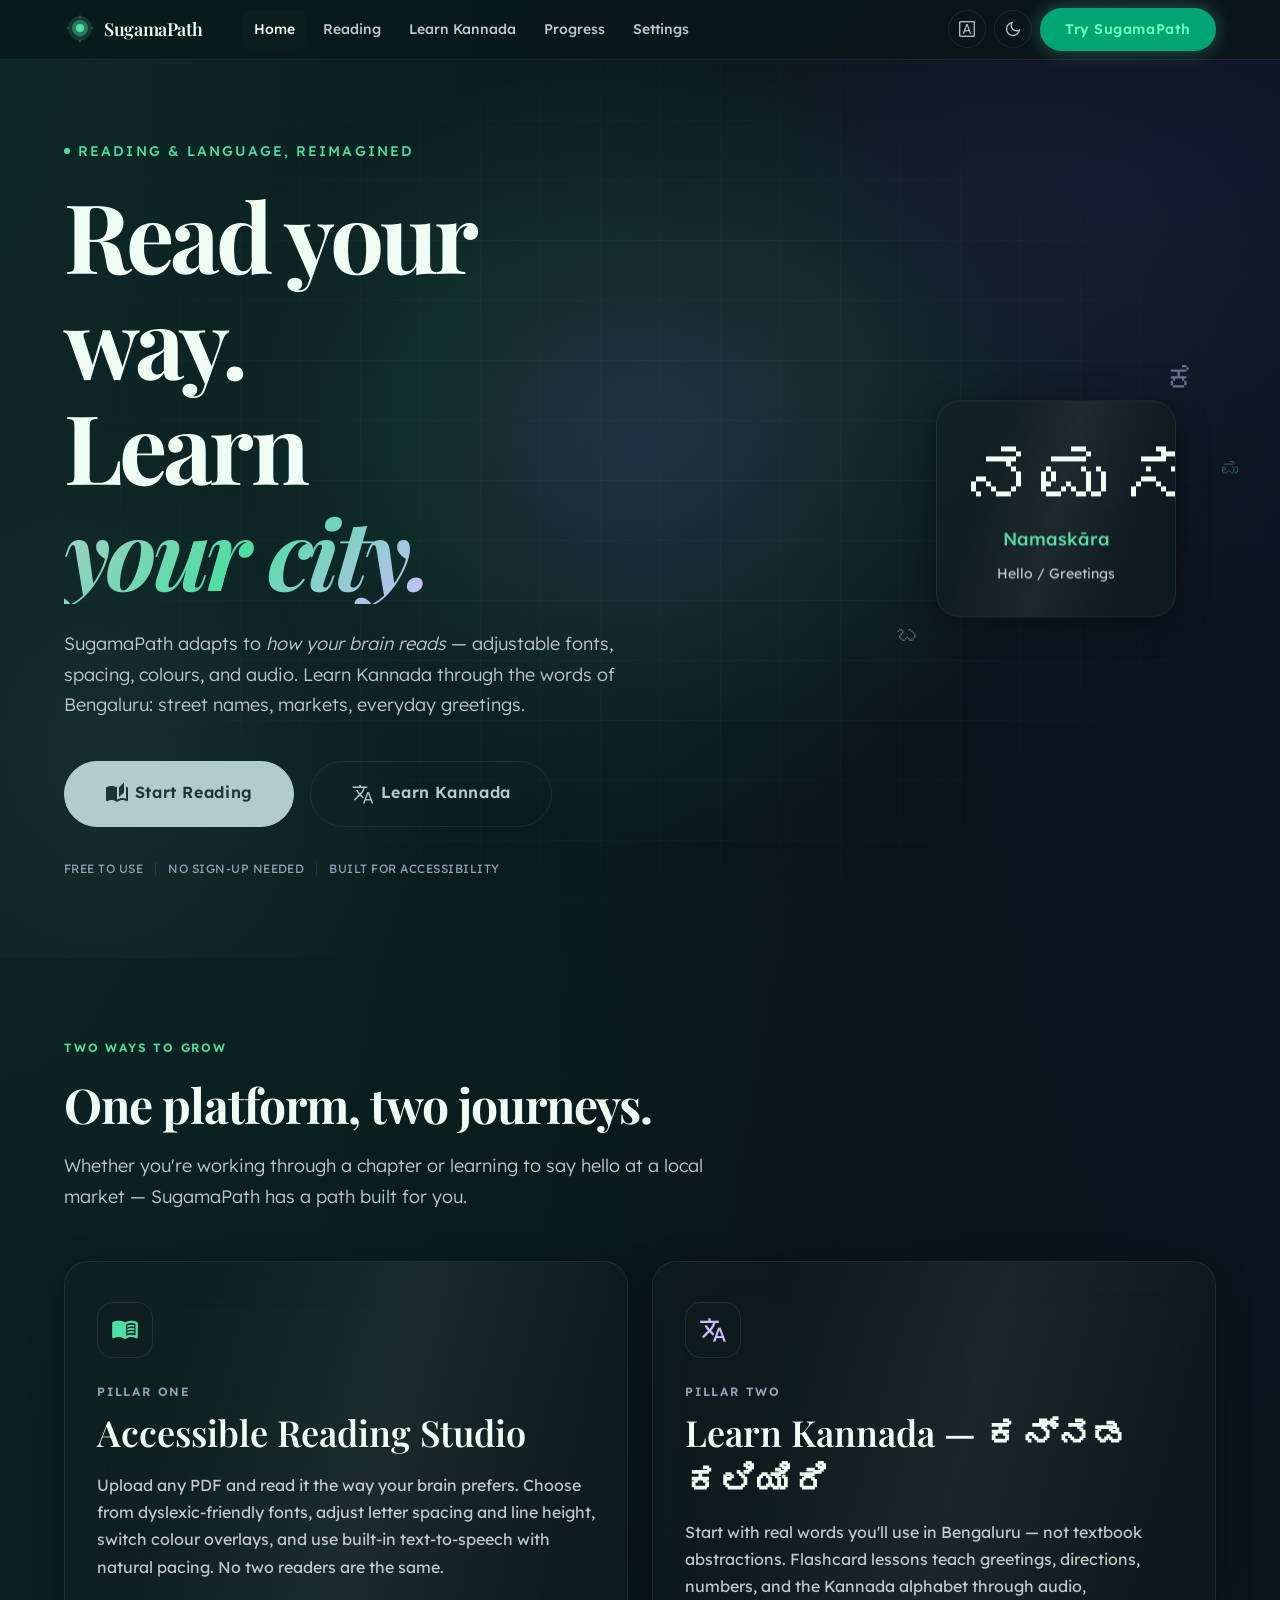
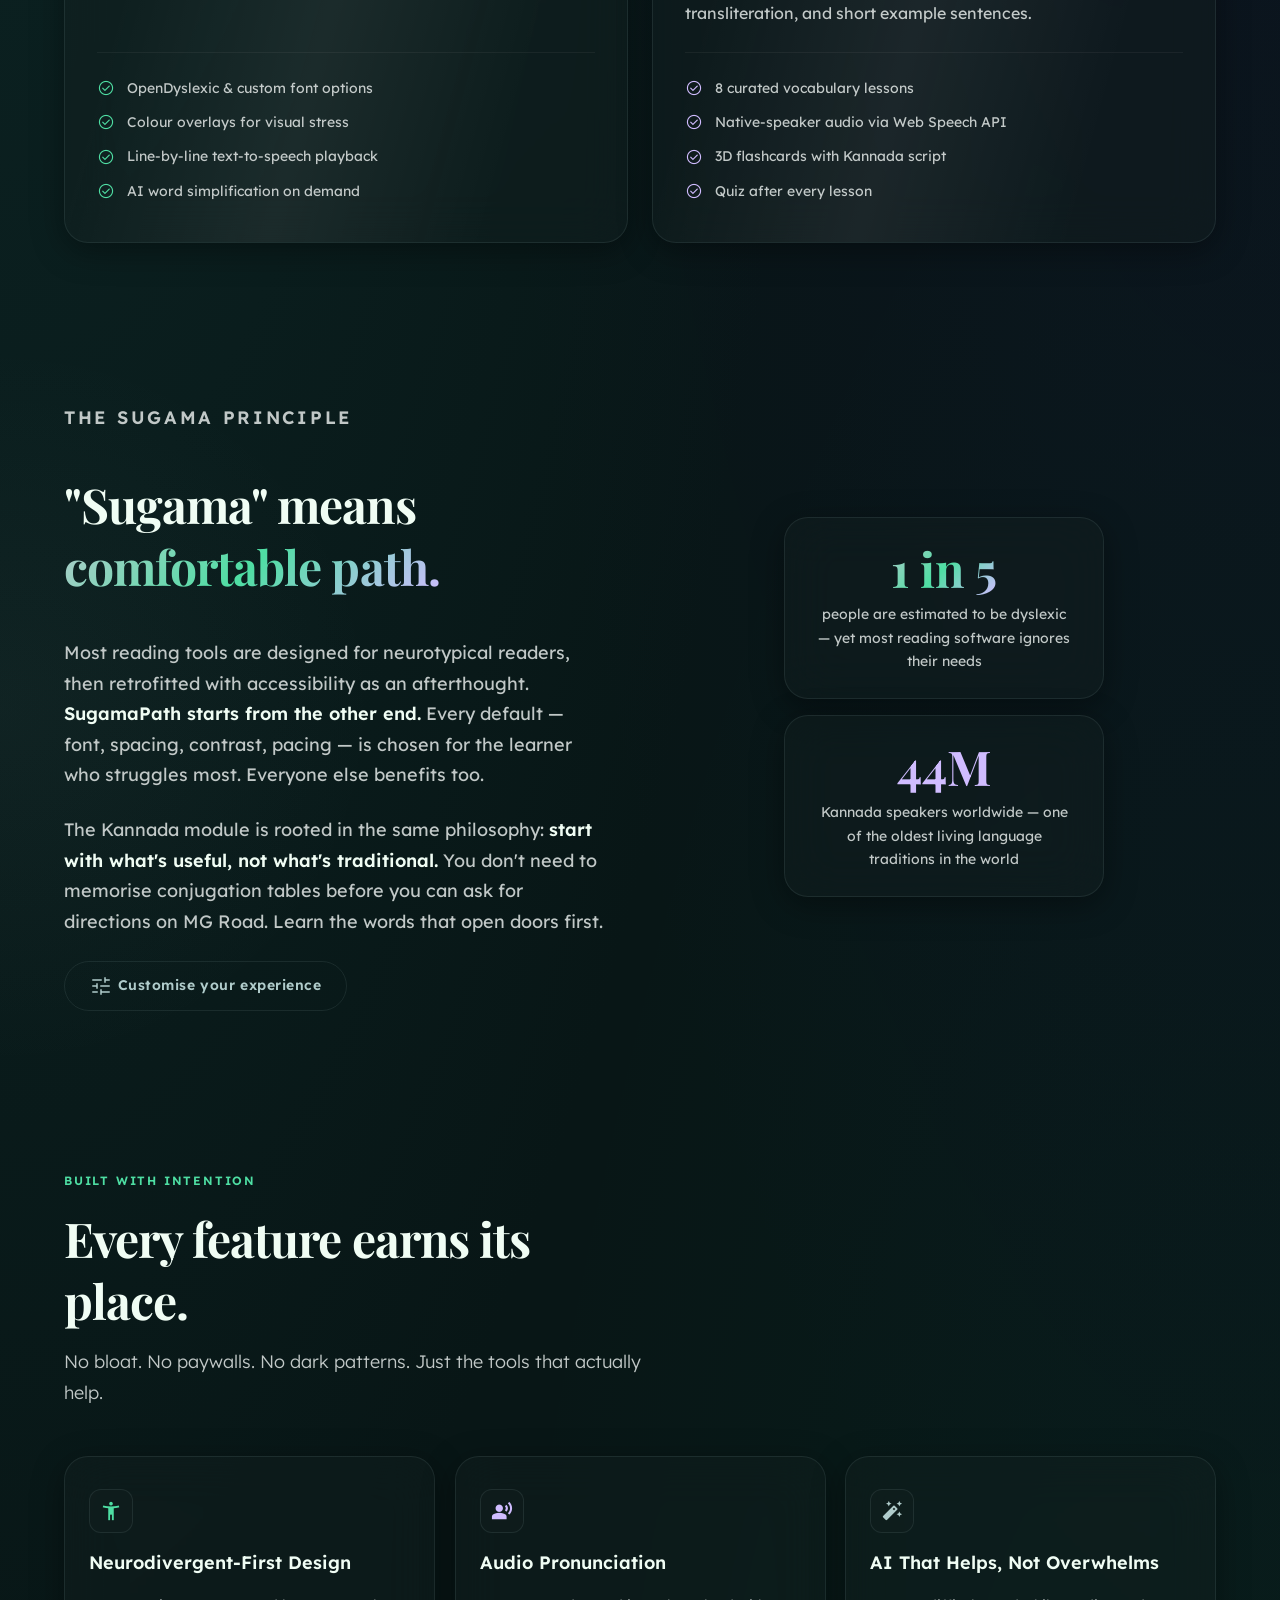
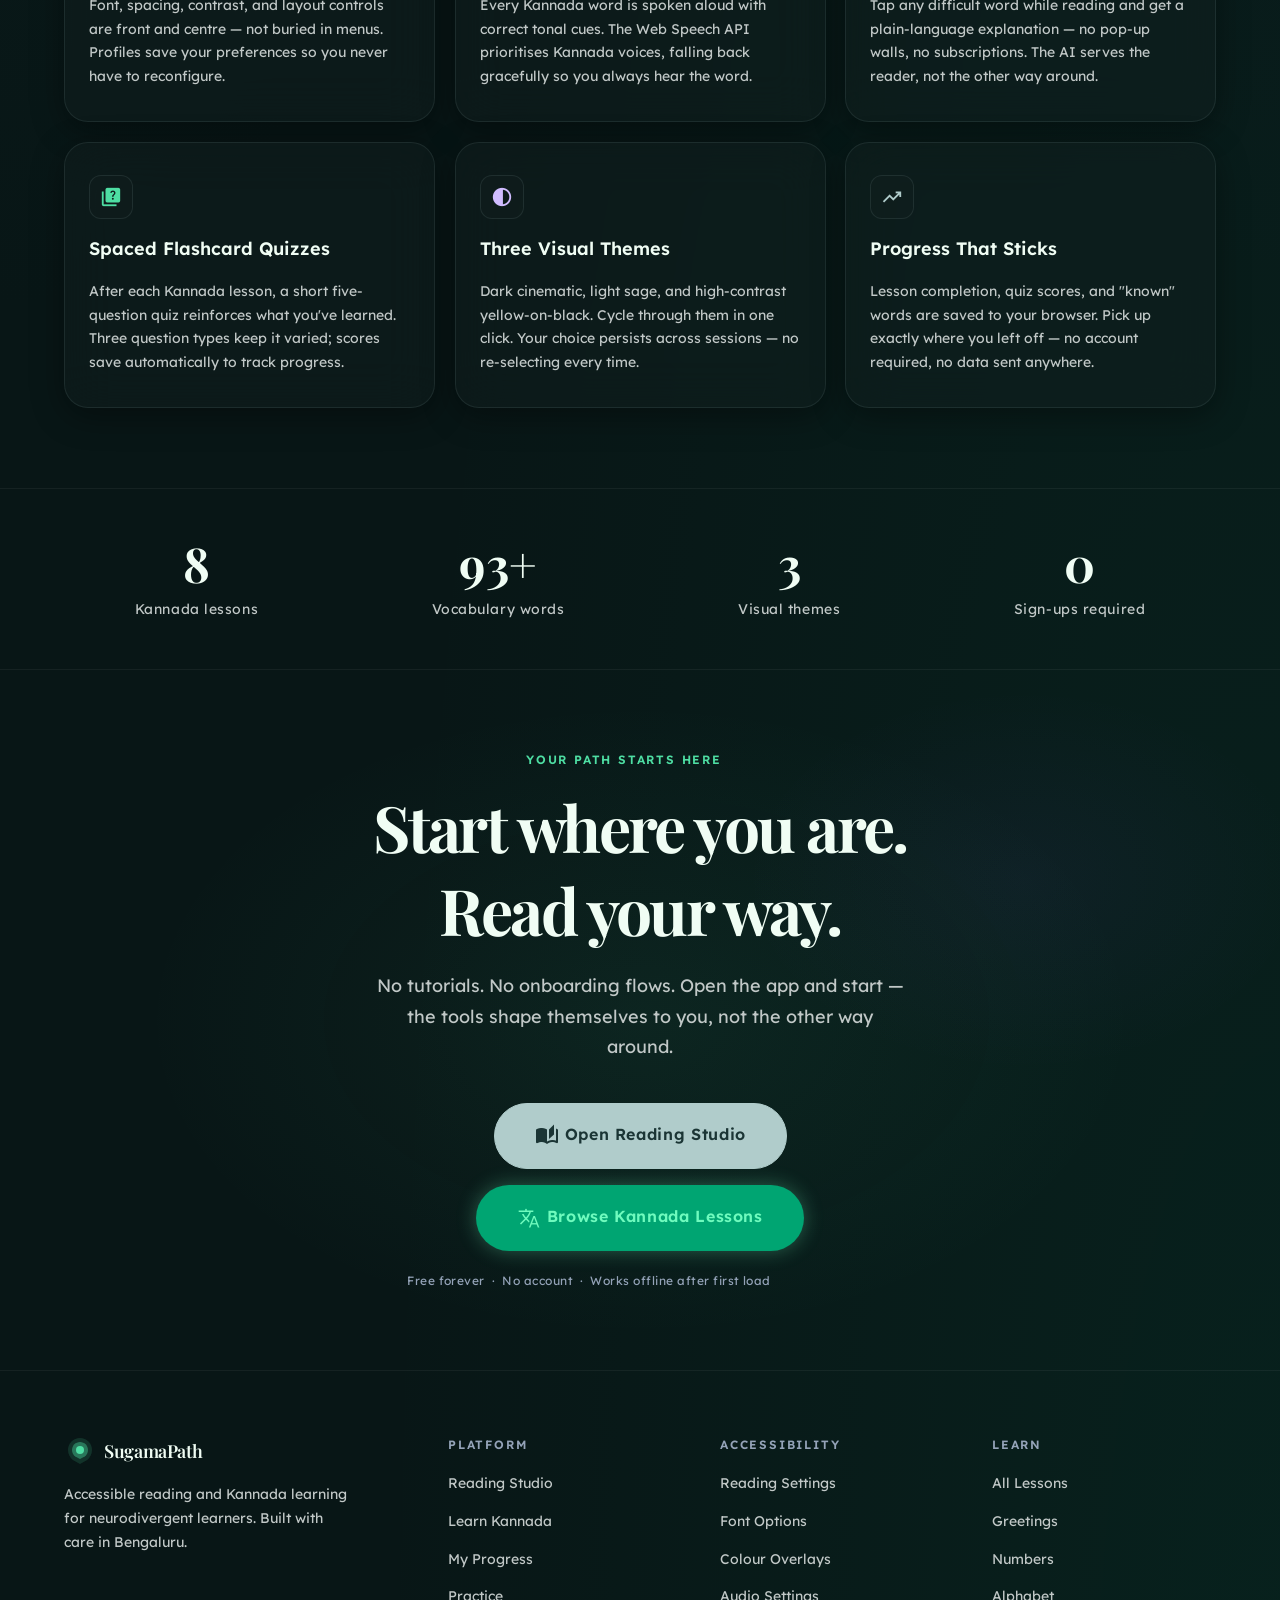
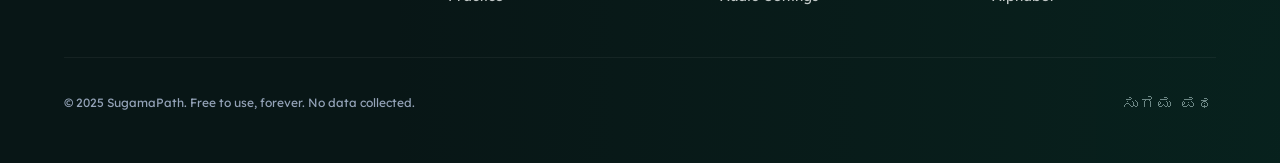
<file: index.html>
<!DOCTYPE html>
<html lang="en">
<head>
  <meta charset="UTF-8" />
  <meta name="viewport" content="width=device-width, initial-scale=1.0" />
  <meta name="description" content="SugamaPath — accessible reading and Kannada language learning, built for neurodivergent learners. Read your way. Learn your city." />
  <title>SugamaPath — Read your way. Learn your city.</title>

  <!-- Restore theme before first paint -->
  <script>
    (function () {
      var stored = localStorage.getItem('sugamapath_theme') || 'dark';
      document.documentElement.setAttribute('data-theme', stored);
      if (localStorage.getItem('sugamapath_dyslexic') === 'true') {
        document.documentElement.classList.add('font-dyslexic');
      }
    })();
  </script>

  <link rel="stylesheet" href="css/design-tokens.css" />
  <link rel="stylesheet" href="css/base.css" />
  <link rel="stylesheet" href="css/motion.css" />
  <link rel="stylesheet" href="css/landing.css" />
</head>
<body class="mesh-bg">

  <!-- Skip nav -->
  <a class="skip-nav" href="#main">Skip to main content</a>

  <!-- ── Navigation ─────────────────────────────────────────────── -->
  <nav class="landing-nav" aria-label="Main navigation">
    <div class="nav-inner">
      <a href="index.html" class="nav-logo" aria-label="SugamaPath home">
        <svg class="nav-logo__icon" viewBox="0 0 32 32" fill="none" aria-hidden="true">
          <path d="M16 3C9.373 3 4 8.373 4 15c0 4.015 1.888 7.595 4.828 9.9L16 29l7.172-4.1C26.112 22.595 28 19.015 28 15c0-6.627-5.373-12-12-12z" fill="currentColor" opacity="0.15"/>
          <path d="M16 7c-4.418 0-8 3.582-8 8 0 2.652 1.289 5.007 3.278 6.487L16 24l4.722-2.513C22.711 20.007 24 17.652 24 15c0-4.418-3.582-8-8-8z" fill="currentColor" opacity="0.4"/>
          <path d="M16 11a4 4 0 1 0 0 8 4 4 0 0 0 0-8z" fill="currentColor"/>
          <path d="M16 3v2M16 27v2M3 15h2M27 15h2" stroke="currentColor" stroke-width="1.5" stroke-linecap="round" opacity="0.3"/>
        </svg>
        <span class="nav-logo__name">SugamaPath</span>
      </a>

      <ul class="nav-links" role="list">
        <li><a href="index.html" aria-current="page">Home</a></li>
        <li><a href="reading.html">Reading</a></li>
        <li><a href="learn.html">Learn Kannada</a></li>
        <li><a href="dashboard.html">Progress</a></li>
        <li><a href="settings.html">Settings</a></li>
      </ul>

      <div class="nav-actions">
        <button class="nav-icon-btn" id="btn-dyslexic" aria-label="Enable dyslexic font" aria-pressed="false" title="Toggle dyslexic font">
          <span class="material-symbols-outlined">font_download</span>
        </button>
        <button class="nav-icon-btn" id="btn-theme" aria-label="Switch to light theme" title="Switch theme (Dark / Light / High Contrast)">
          <span class="material-symbols-outlined" id="theme-icon">dark_mode</span>
        </button>
        <a href="reading.html" class="btn btn--secondary btn--magnetic">Try SugamaPath</a>
      </div>

      <button class="nav-icon-btn nav-menu-btn" id="btn-nav-menu" aria-label="Open navigation menu" aria-expanded="false">
        <span class="material-symbols-outlined">menu</span>
      </button>
    </div>
  </nav>

  <!-- ── Main ───────────────────────────────────────────────────── -->
  <main id="main">

    <!-- ── Hero ──────────────────────────────────────────────────── -->
    <section class="hero" aria-labelledby="hero-headline">
      <div class="hero-bg" aria-hidden="true">
        <div class="hero-bg__gradient"></div>
        <div class="hero-bg__grid"></div>
      </div>

      <div class="hero-inner">
        <div class="hero-copy">
          <div class="hero-eyebrow reveal">
            <span class="hero-eyebrow__dot" aria-hidden="true"></span>
            <span class="hero-eyebrow__text">Reading &amp; Language, Reimagined</span>
          </div>

          <h1 id="hero-headline" class="hero-headline reveal" data-reveal-delay="80">
            Read your way.<br>
            Learn <em class="gradient-text">your city.</em>
          </h1>

          <p class="hero-subtitle reveal" data-reveal-delay="160">
            SugamaPath adapts to <em>how your brain reads</em> — adjustable fonts,
            spacing, colours, and audio. Learn Kannada through the words of Bengaluru:
            street names, markets, everyday greetings.
          </p>

          <div class="hero-actions reveal" data-reveal-delay="240">
            <a href="reading.html" class="btn btn--primary btn--large btn--magnetic">
              <span class="material-symbols-outlined filled">auto_stories</span>
              Start Reading
            </a>
            <a href="learn.html" class="btn btn--ghost btn--large btn--magnetic">
              <span class="material-symbols-outlined">translate</span>
              Learn Kannada
            </a>
          </div>

          <div class="hero-trust reveal" data-reveal-delay="320">
            <span class="hero-trust__text">Free to use</span>
            <span class="hero-trust__divider" aria-hidden="true"></span>
            <span class="hero-trust__text">No sign-up needed</span>
            <span class="hero-trust__divider" aria-hidden="true"></span>
            <span class="hero-trust__text">Built for accessibility</span>
          </div>
        </div>

        <div class="hero-visual" aria-hidden="true">
          <div class="hero-glyph-card glass-panel glass-panel--shimmer floating">
            <div class="hero-glyph-card__kannada">ನಮಸ್ಕಾರ</div>
            <div class="hero-glyph-card__roman">Namaskāra</div>
            <div class="hero-glyph-card__meaning">Hello / Greetings</div>
          </div>
          <span class="hero-orbit hero-orbit--1">ಕ</span>
          <span class="hero-orbit hero-orbit--2">ಬ</span>
          <span class="hero-orbit hero-orbit--3">ಮ</span>
        </div>
      </div>
    </section>

    <!-- ── Dual Pillars ───────────────────────────────────────────── -->
    <section class="pillars" aria-labelledby="pillars-headline">
      <div class="pillars-inner">
        <p class="section-eyebrow reveal">Two ways to grow</p>
        <h2 id="pillars-headline" class="section-headline reveal" data-reveal-delay="80">
          One platform, two journeys.
        </h2>
        <p class="section-subtext reveal" data-reveal-delay="160">
          Whether you're working through a chapter or learning to say hello at a local market — SugamaPath has a path built for you.
        </p>

        <div class="pillars-grid">
          <!-- Reading pillar -->
          <article class="pillar-card glass-panel glass-panel--shimmer glow-border tilt-card reveal">
            <div>
              <div class="pillar-card__icon-wrap">
                <span class="material-symbols-outlined filled">menu_book</span>
              </div>
            </div>
            <div>
              <p class="pillar-card__label">Pillar One</p>
              <h3 class="pillar-card__title">Accessible Reading Studio</h3>
              <p class="pillar-card__desc">
                Upload any PDF and read it the way your brain prefers. Choose from dyslexic-friendly fonts,
                adjust letter spacing and line height, switch colour overlays, and use built-in text-to-speech
                with natural pacing. No two readers are the same.
              </p>
            </div>
            <ul class="pillar-card__features" role="list">
              <li class="pillar-card__feature">
                <span class="material-symbols-outlined">check_circle</span>
                OpenDyslexic &amp; custom font options
              </li>
              <li class="pillar-card__feature">
                <span class="material-symbols-outlined">check_circle</span>
                Colour overlays for visual stress
              </li>
              <li class="pillar-card__feature">
                <span class="material-symbols-outlined">check_circle</span>
                Line-by-line text-to-speech playback
              </li>
              <li class="pillar-card__feature">
                <span class="material-symbols-outlined">check_circle</span>
                AI word simplification on demand
              </li>
            </ul>
          </article>

          <!-- Kannada pillar -->
          <article class="pillar-card pillar-card--kannada glass-panel glass-panel--shimmer glow-border tilt-card reveal" data-reveal-delay="120">
            <div>
              <div class="pillar-card__icon-wrap pillar-card__icon-wrap--tertiary">
                <span class="material-symbols-outlined filled">translate</span>
              </div>
            </div>
            <div>
              <p class="pillar-card__label">Pillar Two</p>
              <h3 class="pillar-card__title">Learn Kannada — ಕನ್ನಡ ಕಲಿಯಿರಿ</h3>
              <p class="pillar-card__desc">
                Start with real words you'll use in Bengaluru — not textbook abstractions.
                Flashcard lessons teach greetings, directions, numbers, and the Kannada alphabet
                through audio, transliteration, and short example sentences.
              </p>
            </div>
            <ul class="pillar-card__features" role="list">
              <li class="pillar-card__feature">
                <span class="material-symbols-outlined">check_circle</span>
                8 curated vocabulary lessons
              </li>
              <li class="pillar-card__feature">
                <span class="material-symbols-outlined">check_circle</span>
                Native-speaker audio via Web Speech API
              </li>
              <li class="pillar-card__feature">
                <span class="material-symbols-outlined">check_circle</span>
                3D flashcards with Kannada script
              </li>
              <li class="pillar-card__feature">
                <span class="material-symbols-outlined">check_circle</span>
                Quiz after every lesson
              </li>
            </ul>
          </article>
        </div>
      </div>
    </section>

    <!-- ── The Sugama Principle ───────────────────────────────────── -->
    <section class="mission" aria-labelledby="mission-headline">
      <div class="mission-inner">
        <div class="mission-copy">
          <p class="section-eyebrow reveal">The Sugama Principle</p>
          <h2 id="mission-headline" class="section-headline reveal" data-reveal-delay="80">
            "Sugama" means<br>
            <span class="gradient-text">comfortable path.</span>
          </h2>
          <p class="reveal" data-reveal-delay="160">
            Most reading tools are designed for neurotypical readers, then
            retrofitted with accessibility as an afterthought. <strong>SugamaPath starts from the other end.</strong>
            Every default — font, spacing, contrast, pacing — is chosen for the learner
            who struggles most. Everyone else benefits too.
          </p>
          <p class="reveal" data-reveal-delay="240">
            The Kannada module is rooted in the same philosophy: <strong>start with what's useful, not what's traditional.</strong>
            You don't need to memorise conjugation tables before you can ask for directions on MG Road.
            Learn the words that open doors first.
          </p>
          <div class="reveal" data-reveal-delay="320">
            <a href="settings.html" class="btn btn--ghost btn--magnetic">
              <span class="material-symbols-outlined">tune</span>
              Customise your experience
            </a>
          </div>
        </div>

        <div class="mission-visual">
          <div class="mission-stat-card glass-panel floating reveal" data-reveal-delay="200">
            <div class="mission-stat-card__number gradient-text">
              <span class="count-up" data-target="1" data-duration="800">0</span>
              in 5
            </div>
            <div class="mission-stat-card__label">
              people are estimated to be dyslexic — yet most reading software ignores their needs
            </div>
          </div>
          <div class="mission-stat-card glass-panel floating--slow reveal" data-reveal-delay="320">
            <div class="mission-stat-card__number" style="color: var(--color-tertiary);">
              <span class="count-up" data-target="44" data-suffix="M" data-duration="1000">0</span>
            </div>
            <div class="mission-stat-card__label">
              Kannada speakers worldwide — one of the oldest living language traditions in the world
            </div>
          </div>
        </div>
      </div>
    </section>

    <!-- ── Features ───────────────────────────────────────────────── -->
    <section class="features" aria-labelledby="features-headline">
      <div class="features-inner">
        <div class="features-header">
          <p class="section-eyebrow reveal">Built with intention</p>
          <h2 id="features-headline" class="section-headline reveal" data-reveal-delay="80">
            Every feature earns its place.
          </h2>
          <p class="section-subtext reveal" data-reveal-delay="160">
            No bloat. No paywalls. No dark patterns. Just the tools that actually help.
          </p>
        </div>

        <div class="features-grid reveal-list">
          <div class="feature-card glass-panel">
            <div class="feature-card__icon">
              <span class="material-symbols-outlined filled">accessibility_new</span>
            </div>
            <h3 class="feature-card__title">Neurodivergent-First Design</h3>
            <p class="feature-card__desc">
              Font, spacing, contrast, and layout controls are front and centre — not buried in menus.
              Profiles save your preferences so you never have to reconfigure.
            </p>
          </div>

          <div class="feature-card feature-card--purple glass-panel">
            <div class="feature-card__icon">
              <span class="material-symbols-outlined filled">record_voice_over</span>
            </div>
            <h3 class="feature-card__title">Audio Pronunciation</h3>
            <p class="feature-card__desc">
              Every Kannada word is spoken aloud with correct tonal cues. The Web Speech API
              prioritises Kannada voices, falling back gracefully so you always hear the word.
            </p>
          </div>

          <div class="feature-card feature-card--amber glass-panel">
            <div class="feature-card__icon">
              <span class="material-symbols-outlined filled">auto_fix_high</span>
            </div>
            <h3 class="feature-card__title">AI That Helps, Not Overwhelms</h3>
            <p class="feature-card__desc">
              Tap any difficult word while reading and get a plain-language explanation —
              no pop-up walls, no subscriptions. The AI serves the reader, not the other way around.
            </p>
          </div>

          <div class="feature-card glass-panel">
            <div class="feature-card__icon">
              <span class="material-symbols-outlined filled">quiz</span>
            </div>
            <h3 class="feature-card__title">Spaced Flashcard Quizzes</h3>
            <p class="feature-card__desc">
              After each Kannada lesson, a short five-question quiz reinforces what you've learned.
              Three question types keep it varied; scores save automatically to track progress.
            </p>
          </div>

          <div class="feature-card feature-card--purple glass-panel">
            <div class="feature-card__icon">
              <span class="material-symbols-outlined filled">contrast</span>
            </div>
            <h3 class="feature-card__title">Three Visual Themes</h3>
            <p class="feature-card__desc">
              Dark cinematic, light sage, and high-contrast yellow-on-black. Cycle through them
              in one click. Your choice persists across sessions — no re-selecting every time.
            </p>
          </div>

          <div class="feature-card feature-card--amber glass-panel">
            <div class="feature-card__icon">
              <span class="material-symbols-outlined filled">trending_up</span>
            </div>
            <h3 class="feature-card__title">Progress That Sticks</h3>
            <p class="feature-card__desc">
              Lesson completion, quiz scores, and "known" words are saved to your browser.
              Pick up exactly where you left off — no account required, no data sent anywhere.
            </p>
          </div>
        </div>
      </div>
    </section>

    <!-- ── Stats Bar ──────────────────────────────────────────────── -->
    <div class="stats-bar" aria-label="Quick facts about SugamaPath">
      <div class="stats-bar-inner">
        <div class="stat-item">
          <div class="stat-item__number">
            <span class="count-up" data-target="8" data-duration="900">0</span>
          </div>
          <div class="stat-item__label">Kannada lessons</div>
        </div>
        <div class="stat-item">
          <div class="stat-item__number">
            <span class="count-up" data-target="100" data-suffix="+" data-duration="1100">0</span>
          </div>
          <div class="stat-item__label">Vocabulary words</div>
        </div>
        <div class="stat-item">
          <div class="stat-item__number">
            <span class="count-up" data-target="3" data-duration="700">0</span>
          </div>
          <div class="stat-item__label">Visual themes</div>
        </div>
        <div class="stat-item">
          <div class="stat-item__number">
            <span class="count-up" data-target="0" data-duration="500">0</span>
          </div>
          <div class="stat-item__label">Sign-ups required</div>
        </div>
      </div>
    </div>

    <!-- ── CTA Banner ─────────────────────────────────────────────── -->
    <section class="cta-banner" aria-labelledby="cta-headline">
      <div class="cta-banner-inner">
        <p class="section-eyebrow reveal" style="text-align:center;">Your path starts here</p>
        <h2 id="cta-headline" class="cta-headline reveal" data-reveal-delay="80">
          Start where you are.<br>
          Read your way.
        </h2>
        <p class="cta-sub reveal" data-reveal-delay="160">
          No tutorials. No onboarding flows. Open the app and start — the tools
          shape themselves to you, not the other way around.
        </p>
        <div class="cta-actions reveal" data-reveal-delay="240">
          <a href="reading.html" class="btn btn--primary btn--large btn--magnetic">
            <span class="material-symbols-outlined filled">auto_stories</span>
            Open Reading Studio
          </a>
          <a href="learn.html" class="btn btn--secondary btn--large btn--magnetic">
            <span class="material-symbols-outlined">translate</span>
            Browse Kannada Lessons
          </a>
        </div>
        <p class="cta-note reveal" data-reveal-delay="320">
          Free forever &nbsp;&middot;&nbsp; No account &nbsp;&middot;&nbsp; Works offline after first load
        </p>
      </div>
    </section>

  </main>

  <!-- ── Footer ─────────────────────────────────────────────────── -->
  <footer class="landing-footer" aria-label="Site footer">
    <div class="footer-inner">
      <div class="footer-top">
        <div class="footer-brand">
          <a href="index.html" class="footer-brand__logo nav-logo" aria-label="SugamaPath">
            <svg class="nav-logo__icon" viewBox="0 0 32 32" fill="none" aria-hidden="true">
              <path d="M16 3C9.373 3 4 8.373 4 15c0 4.015 1.888 7.595 4.828 9.9L16 29l7.172-4.1C26.112 22.595 28 19.015 28 15c0-6.627-5.373-12-12-12z" fill="currentColor" opacity="0.15"/>
              <path d="M16 7c-4.418 0-8 3.582-8 8 0 2.652 1.289 5.007 3.278 6.487L16 24l4.722-2.513C22.711 20.007 24 17.652 24 15c0-4.418-3.582-8-8-8z" fill="currentColor" opacity="0.4"/>
              <path d="M16 11a4 4 0 1 0 0 8 4 4 0 0 0 0-8z" fill="currentColor"/>
            </svg>
            <span class="nav-logo__name">SugamaPath</span>
          </a>
          <p class="footer-brand__desc">
            Accessible reading and Kannada learning for neurodivergent learners.
            Built with care in Bengaluru.
          </p>
        </div>

        <div>
          <h3 class="footer-col__title">Platform</h3>
          <ul class="footer-col__links" role="list">
            <li><a href="reading.html">Reading Studio</a></li>
            <li><a href="learn.html">Learn Kannada</a></li>
            <li><a href="dashboard.html">My Progress</a></li>
            <li><a href="practice.html">Practice</a></li>
          </ul>
        </div>

        <div>
          <h3 class="footer-col__title">Accessibility</h3>
          <ul class="footer-col__links" role="list">
            <li><a href="settings.html">Reading Settings</a></li>
            <li><a href="settings.html#fonts">Font Options</a></li>
            <li><a href="settings.html#colours">Colour Overlays</a></li>
            <li><a href="settings.html#audio">Audio Settings</a></li>
          </ul>
        </div>

        <div>
          <h3 class="footer-col__title">Learn</h3>
          <ul class="footer-col__links" role="list">
            <li><a href="learn.html">All Lessons</a></li>
            <li><a href="lesson.html?id=greetings">Greetings</a></li>
            <li><a href="lesson.html?id=numbers">Numbers</a></li>
            <li><a href="lesson.html?id=alphabet">Alphabet</a></li>
          </ul>
        </div>
      </div>

      <div class="footer-bottom">
        <p class="footer-bottom__copy">
          &copy; 2025 SugamaPath. Free to use, forever. No data collected.
        </p>
        <p class="footer-bottom__kannada" aria-label="Sugama path in Kannada script" lang="kn">
          ಸುಗಮ ಪಥ
        </p>
      </div>
    </div>
  </footer>

  <!-- ── Scripts ────────────────────────────────────────────────── -->
  <script src="js/motion.js"></script>
  <script>
    (function () {
      'use strict';

      /* ── Theme cycling ──────────────────────────────────────────── */
      var THEMES = ['dark', 'light', 'hc'];
      var THEME_ICONS = {
        dark:  'dark_mode',
        light: 'light_mode',
        hc:    'contrast'
      };
      var THEME_LABELS = {
        dark:  'Switch to light theme',
        light: 'Switch to high-contrast theme',
        hc:    'Switch to dark theme'
      };

      function getTheme() {
        return document.documentElement.getAttribute('data-theme') || 'dark';
      }

      function applyTheme(theme) {
        document.documentElement.setAttribute('data-theme', theme);
        localStorage.setItem('sugamapath_theme', theme);
        var icon = document.getElementById('theme-icon');
        var btn  = document.getElementById('btn-theme');
        if (icon) icon.textContent = THEME_ICONS[theme] || 'settings_brightness';
        if (btn)  btn.setAttribute('aria-label', THEME_LABELS[theme] || 'Switch theme');
      }

      document.getElementById('btn-theme').addEventListener('click', function () {
        var current = getTheme();
        var idx     = THEMES.indexOf(current);
        var next    = THEMES[(idx + 1) % THEMES.length];
        applyTheme(next);
      });

      applyTheme(getTheme());

      /* ── Dyslexic font toggle ─────────────────────────────────── */
      var isDyslexic = localStorage.getItem('sugamapath_dyslexic') === 'true';

      function applyDyslexic(on) {
        isDyslexic = on;
        localStorage.setItem('sugamapath_dyslexic', on ? 'true' : 'false');
        document.documentElement.classList.toggle('font-dyslexic', on);
        var btn = document.getElementById('btn-dyslexic');
        if (btn) {
          btn.setAttribute('aria-pressed', on ? 'true' : 'false');
          btn.setAttribute('aria-label', on ? 'Disable dyslexic font' : 'Enable dyslexic font');
        }
      }

      document.getElementById('btn-dyslexic').addEventListener('click', function () {
        applyDyslexic(!isDyslexic);
      });

      applyDyslexic(isDyslexic);

      /* ── Mobile nav ──────────────────────────────────────────── */
      var menuBtn  = document.getElementById('btn-nav-menu');
      var navLinks = document.querySelector('.nav-links');
      var mobileNavOpen = false;

      if (menuBtn && navLinks) {
        menuBtn.addEventListener('click', function () {
          mobileNavOpen = !mobileNavOpen;
          menuBtn.setAttribute('aria-expanded', mobileNavOpen ? 'true' : 'false');
          menuBtn.querySelector('.material-symbols-outlined').textContent =
            mobileNavOpen ? 'close' : 'menu';
          if (mobileNavOpen) {
            navLinks.style.cssText = [
              'display:flex',
              'flex-direction:column',
              'position:fixed',
              'top:var(--nav-height)',
              'left:0',
              'right:0',
              'background:var(--bg-surface)',
              'padding:var(--sp-4) var(--margin-page) var(--sp-6)',
              'border-bottom:1px solid var(--glass-border)',
              'z-index:var(--z-nav)',
              'gap:var(--sp-1)'
            ].join(';');
          } else {
            navLinks.removeAttribute('style');
          }
        });
      }

    })();
  </script>
</body>
</html>
</file>
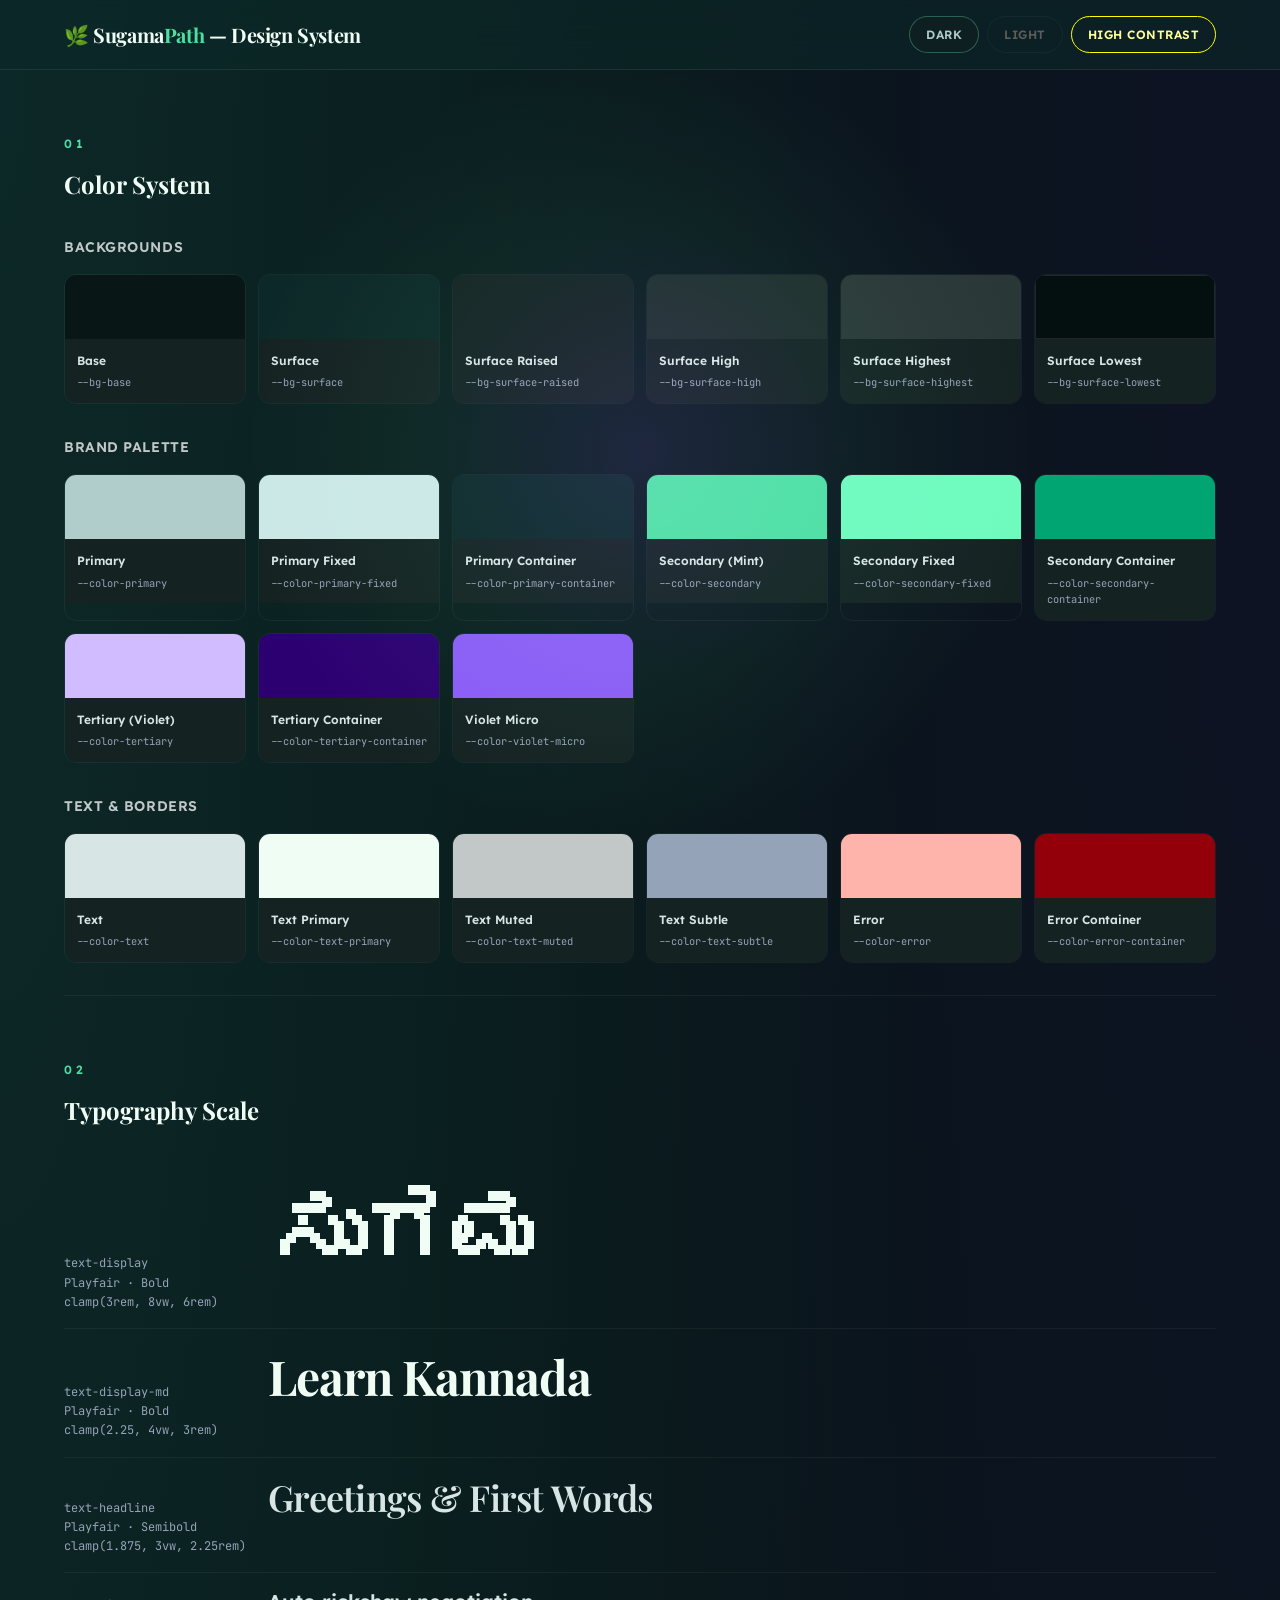
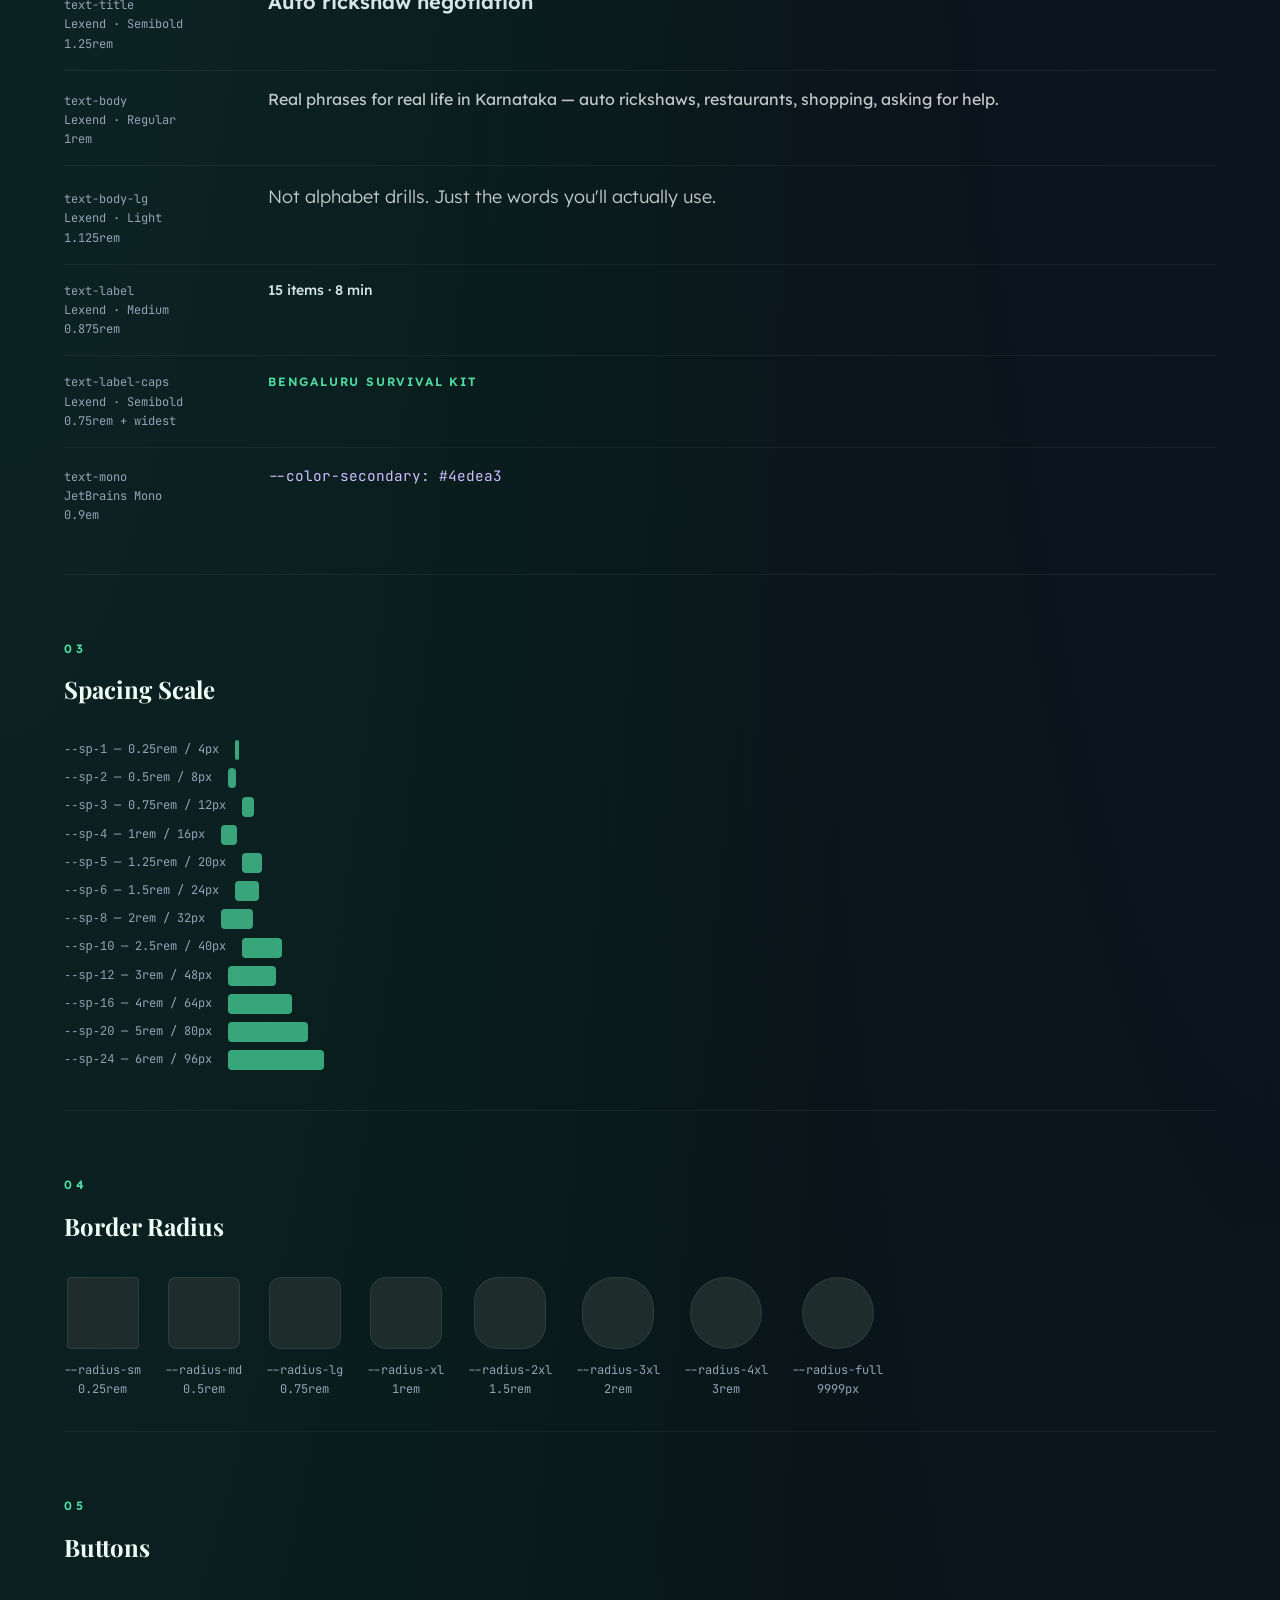
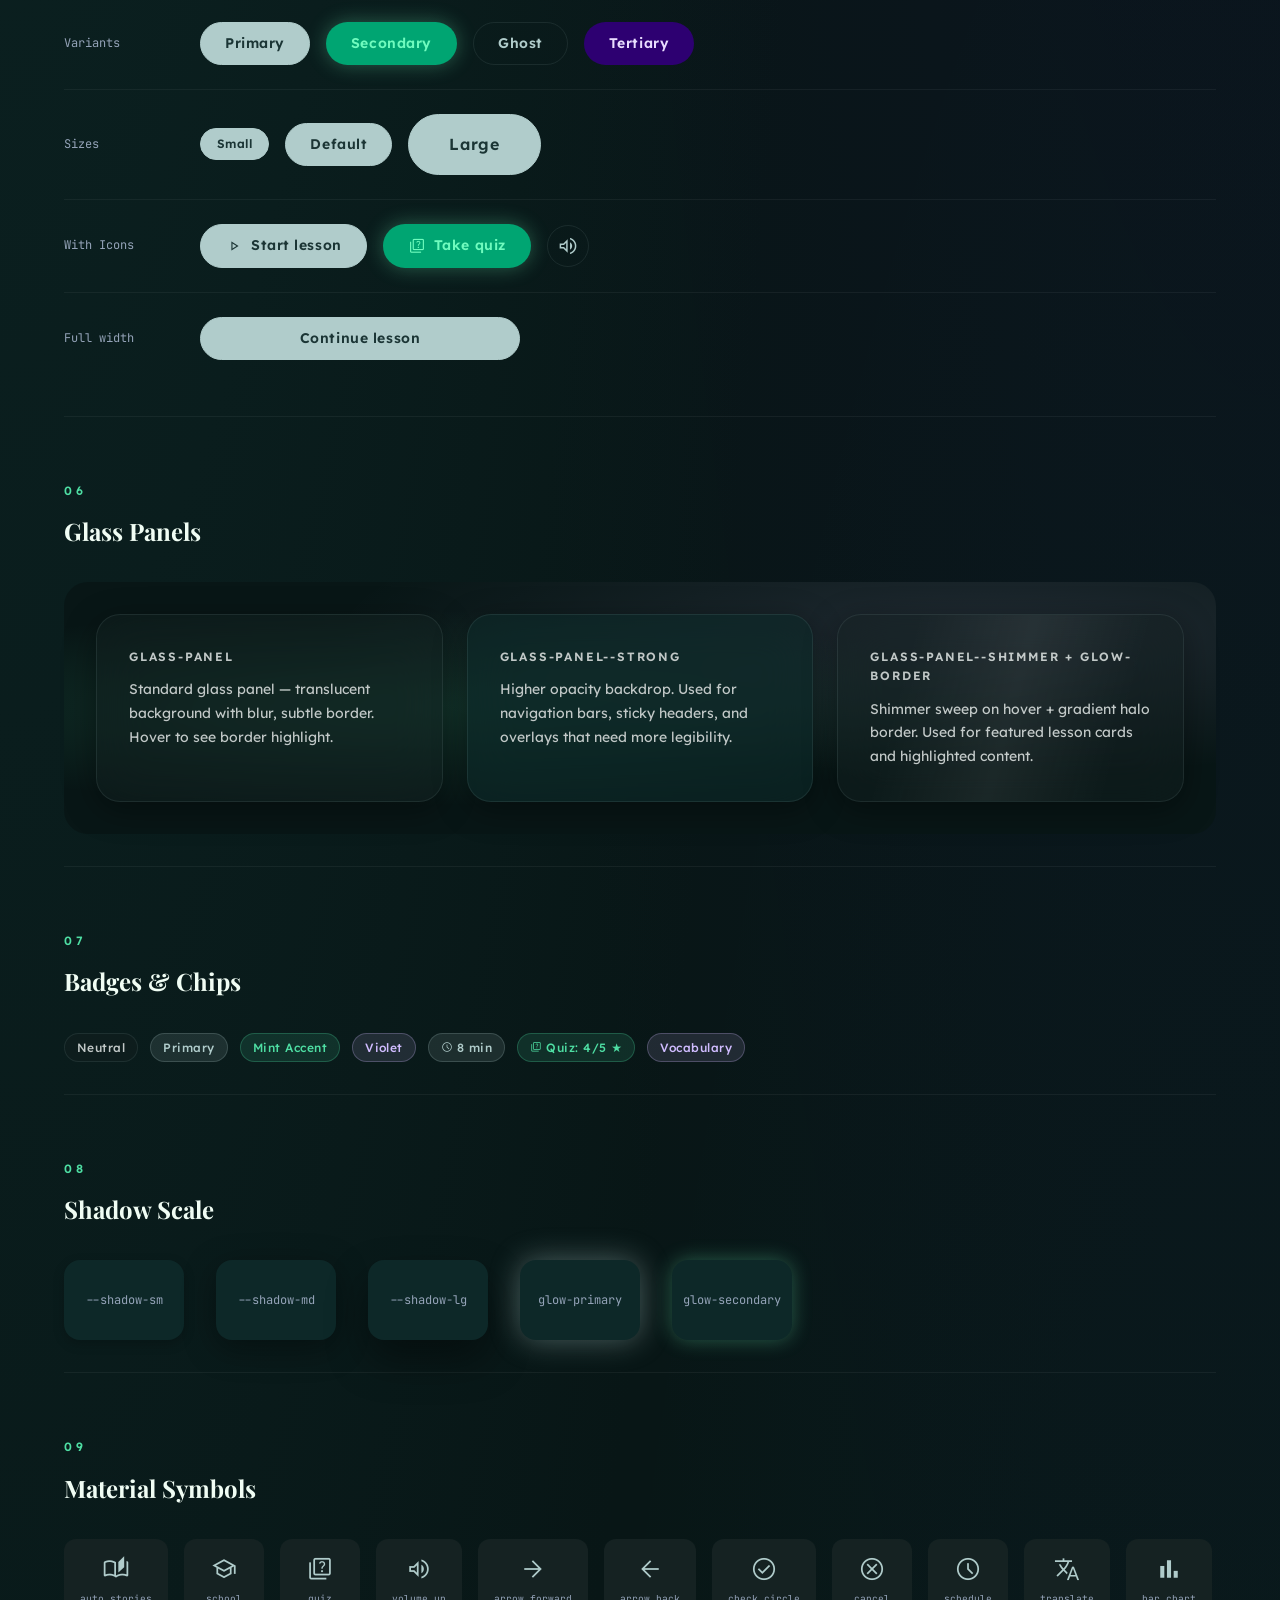
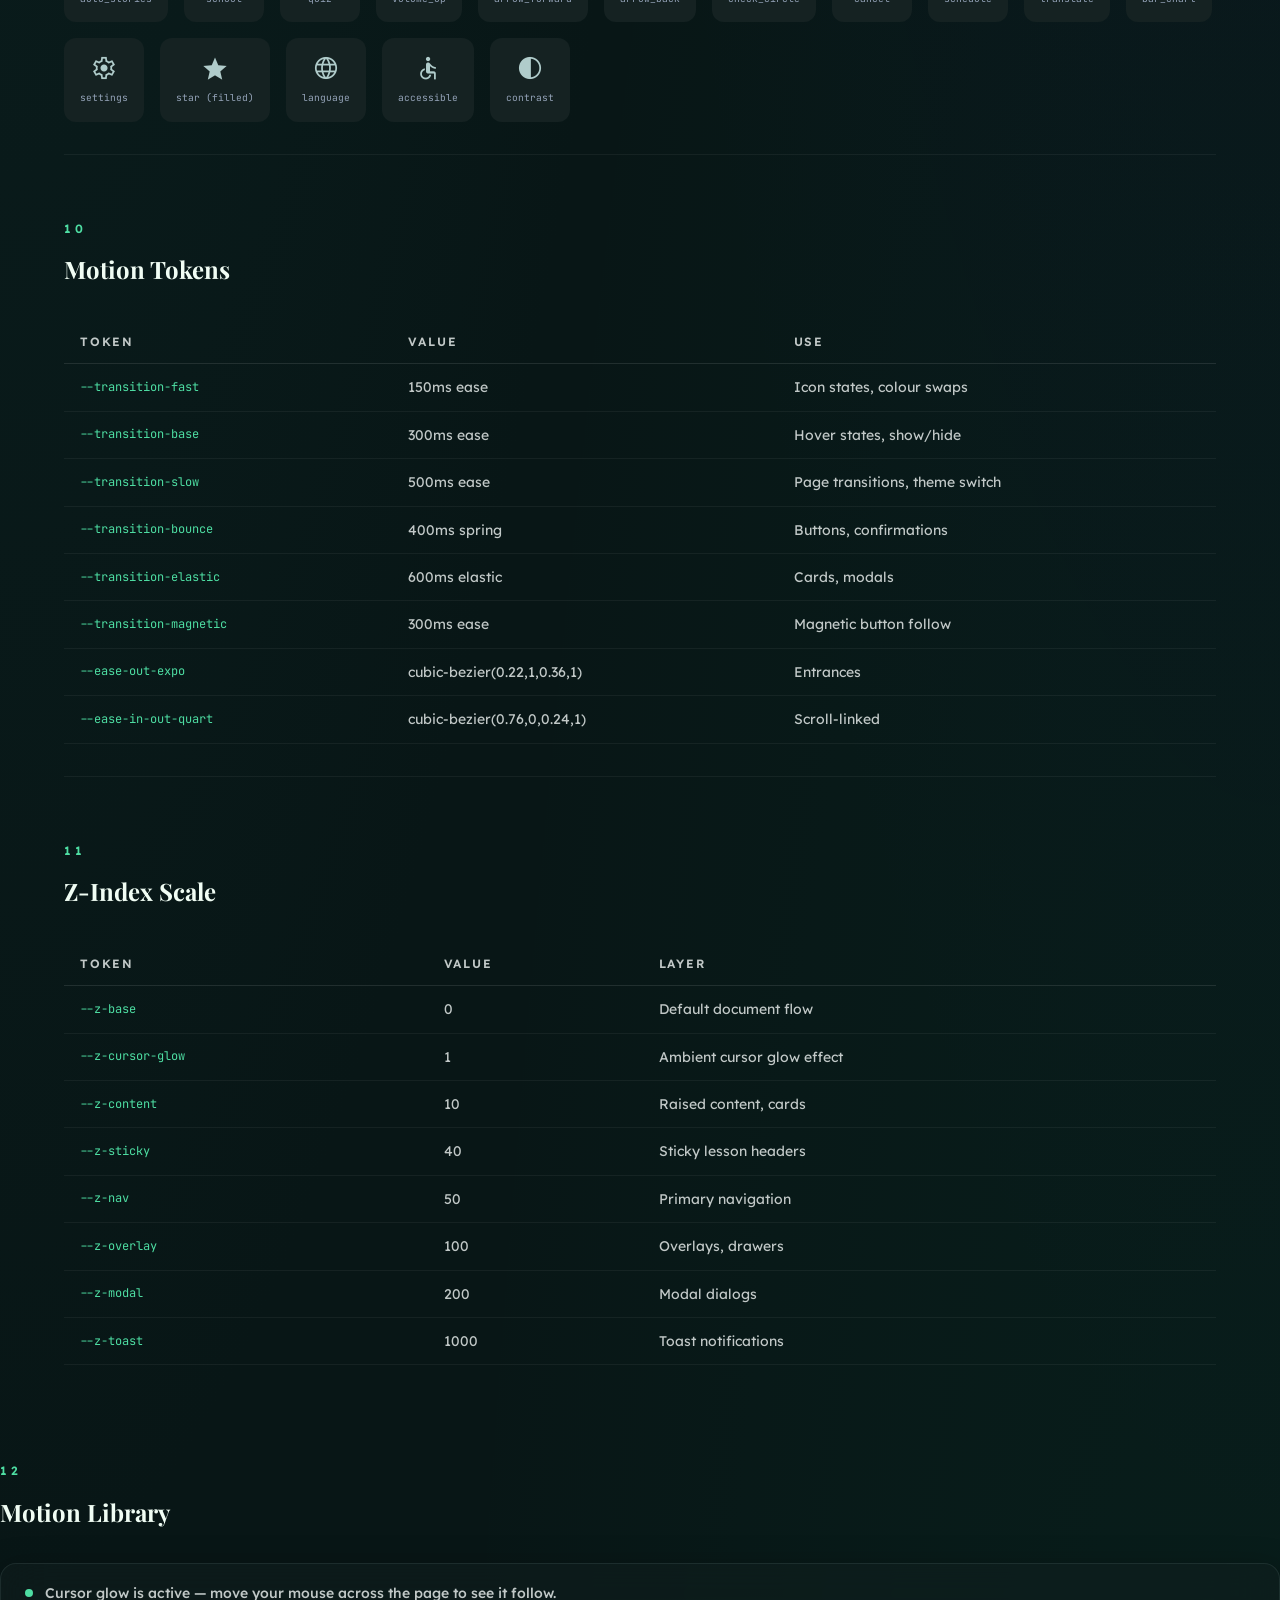
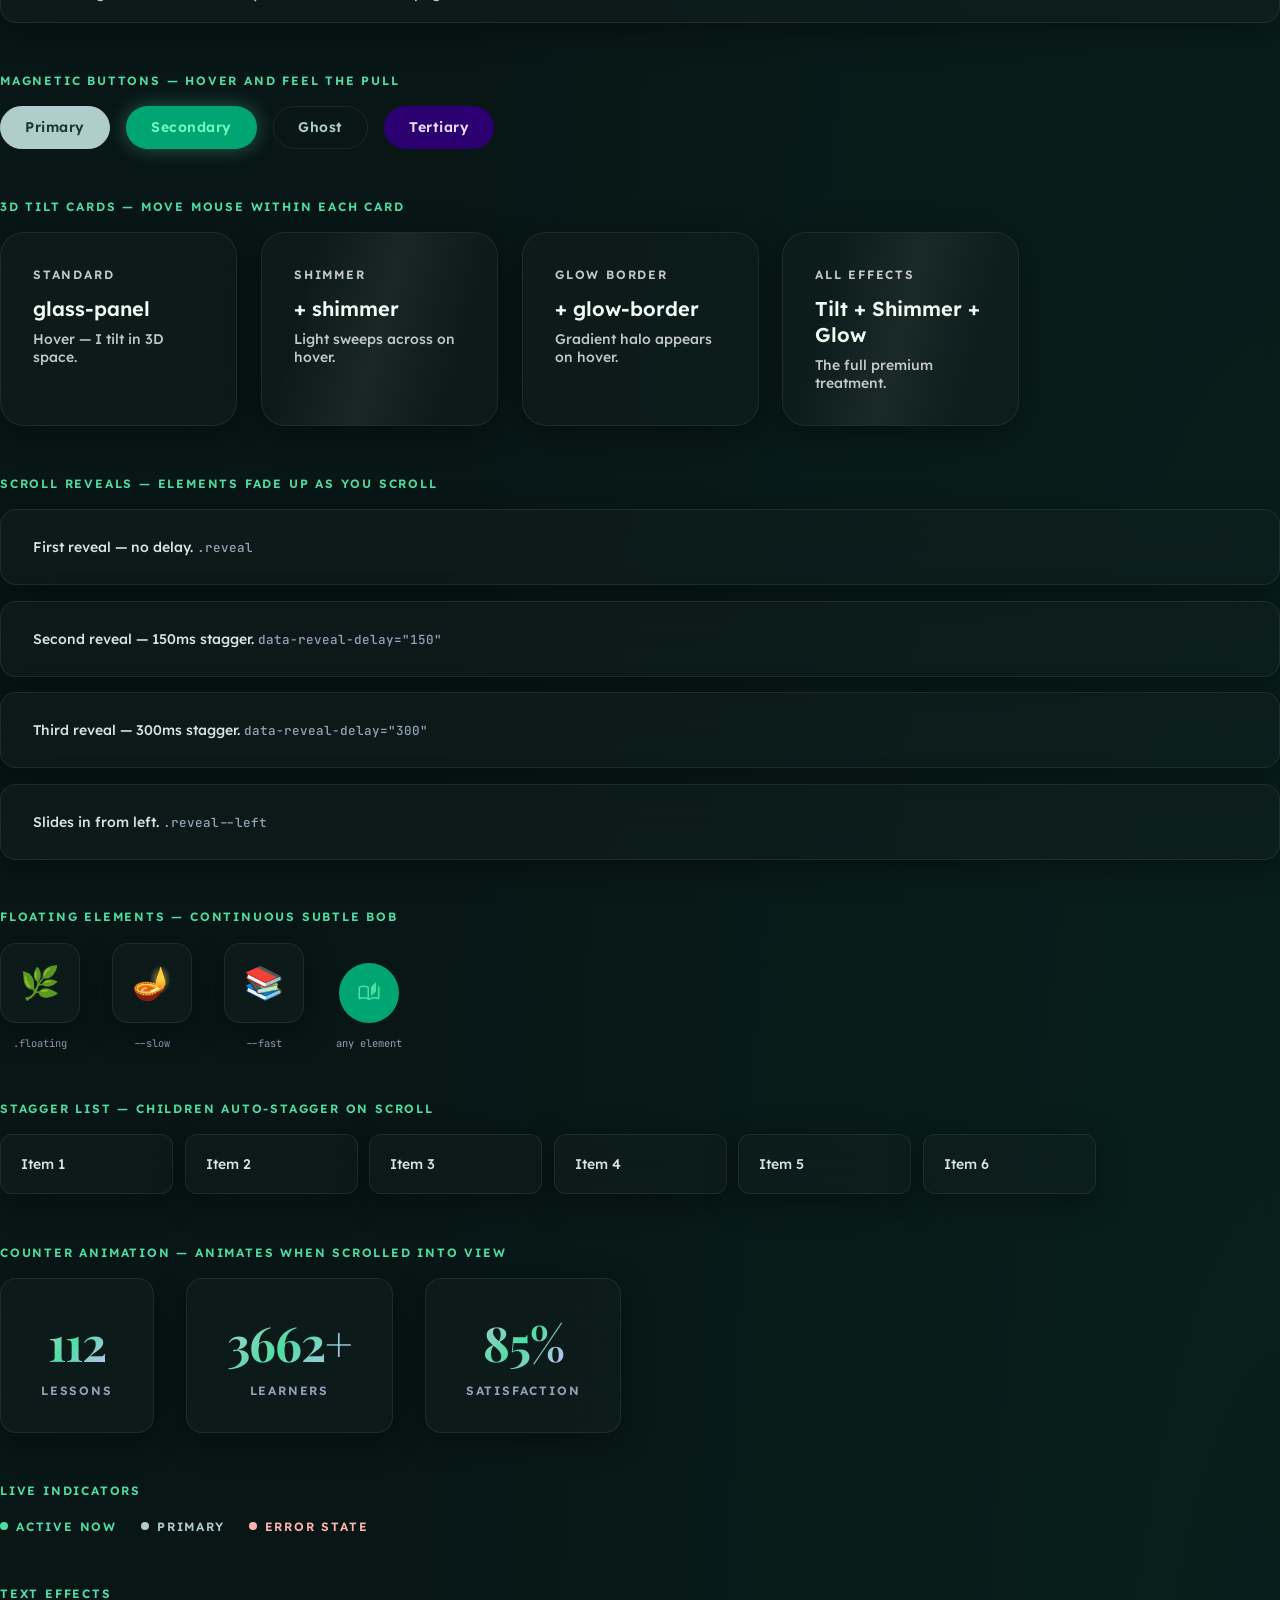
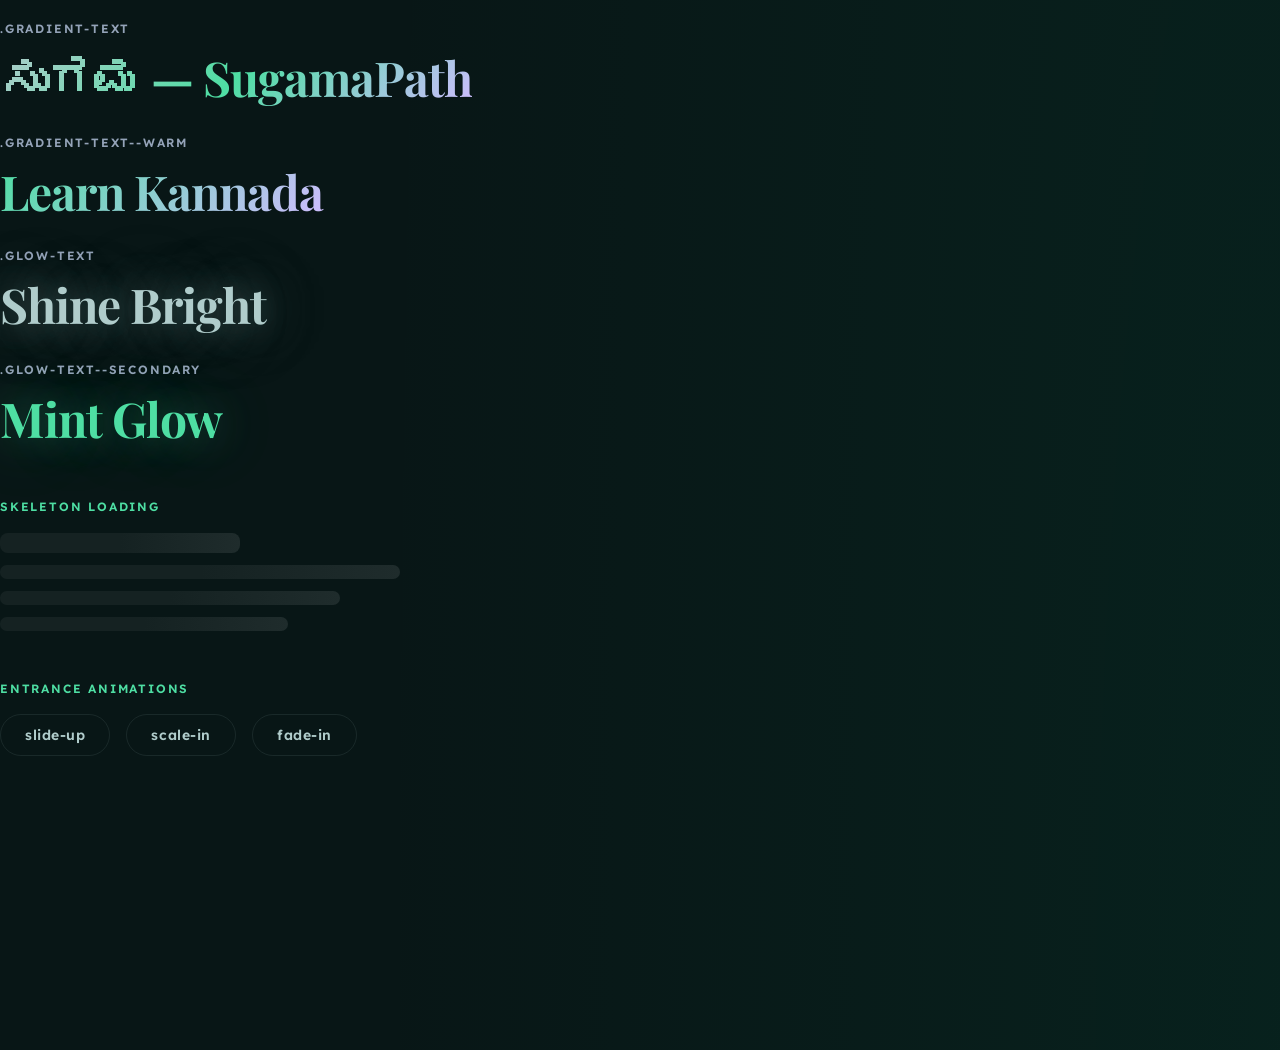
<file: _design-system.html>
<!DOCTYPE html>
<html lang="en" data-theme="dark">
<head>
  <meta charset="UTF-8" />
  <meta name="viewport" content="width=device-width, initial-scale=1.0" />
  <title>Design System — SugamaPath</title>
  <link rel="stylesheet" href="css/design-tokens.css" />
  <link rel="stylesheet" href="css/base.css" />
  <link rel="stylesheet" href="css/motion.css" />
  <style>
    /* ── Page chrome ─────────────────────────────────────────────── */
    body {
      padding-bottom: var(--sp-24);
    }

    .ds-header {
      position: sticky;
      top: 0;
      z-index: var(--z-nav);
      background: var(--glass-bg-strong);
      backdrop-filter: blur(var(--glass-blur));
      -webkit-backdrop-filter: blur(var(--glass-blur));
      border-bottom: 1px solid var(--glass-border);
      padding: var(--sp-4) 0;
    }

    .ds-header__inner {
      display: flex;
      align-items: center;
      justify-content: space-between;
      gap: var(--sp-4);
      flex-wrap: wrap;
    }

    .ds-wordmark {
      font-family: var(--font-display);
      font-size: var(--text-xl);
      font-weight: var(--weight-bold);
      color: var(--color-text-primary);
      letter-spacing: var(--tracking-snug);
    }

    .ds-wordmark span { color: var(--color-secondary); }

    .ds-theme-switcher {
      display: flex;
      gap: var(--sp-2);
    }

    .ds-theme-btn {
      padding: var(--sp-2) var(--sp-4);
      border-radius: var(--radius-full);
      border: 1px solid var(--glass-border);
      background: transparent;
      color: var(--color-text-muted);
      font-size: var(--text-xs);
      font-weight: var(--weight-semibold);
      letter-spacing: var(--tracking-wide);
      text-transform: uppercase;
      cursor: pointer;
      transition: all var(--transition-base);
    }

    .ds-theme-btn:hover,
    .ds-theme-btn.is-active {
      background: var(--glass-bg);
      color: var(--color-primary);
      border-color: var(--glass-border-hover);
    }

    /* ── Section chrome ──────────────────────────────────────────── */
    .ds-section {
      padding: var(--sp-16) 0 var(--sp-8);
    }

    .ds-section + .ds-section {
      border-top: 1px solid var(--color-border-subtle);
    }

    .ds-section-label {
      font-size: var(--text-xs);
      font-weight: var(--weight-semibold);
      letter-spacing: var(--tracking-caps);
      text-transform: uppercase;
      color: var(--color-secondary);
      margin-bottom: var(--sp-3);
    }

    .ds-section-title {
      font-family: var(--font-display);
      font-size: var(--text-2xl);
      font-weight: var(--weight-bold);
      color: var(--color-text-primary);
      margin-bottom: var(--sp-8);
    }

    /* ── Color swatches ──────────────────────────────────────────── */
    .ds-swatch-grid {
      display: grid;
      grid-template-columns: repeat(auto-fill, minmax(160px, 1fr));
      gap: var(--sp-3);
    }

    .ds-swatch {
      border-radius: var(--radius-lg);
      overflow: hidden;
      border: 1px solid var(--color-border-subtle);
    }

    .ds-swatch__color {
      height: 64px;
    }

    .ds-swatch__info {
      padding: var(--sp-3);
      background: var(--bg-surface-raised);
    }

    .ds-swatch__name {
      font-size: var(--text-xs);
      font-weight: var(--weight-semibold);
      color: var(--color-text);
      margin-bottom: var(--sp-1);
      white-space: nowrap;
      overflow: hidden;
      text-overflow: ellipsis;
    }

    .ds-swatch__var {
      font-family: var(--font-mono);
      font-size: 0.65rem;
      color: var(--color-text-subtle);
    }

    /* ── Type scale ──────────────────────────────────────────────── */
    .ds-type-row {
      display: grid;
      grid-template-columns: 180px 1fr;
      align-items: baseline;
      gap: var(--sp-6);
      padding: var(--sp-4) 0;
      border-bottom: 1px solid var(--color-border-subtle);
    }

    .ds-type-row:last-child { border-bottom: none; }

    .ds-type-meta {
      font-family: var(--font-mono);
      font-size: var(--text-xs);
      color: var(--color-text-subtle);
      white-space: nowrap;
    }

    /* ── Spacing ─────────────────────────────────────────────────── */
    .ds-spacing-row {
      display: flex;
      align-items: center;
      gap: var(--sp-4);
      margin-bottom: var(--sp-2);
    }

    .ds-spacing-bar {
      background: var(--color-secondary);
      height: 20px;
      border-radius: var(--radius-sm);
      opacity: 0.7;
      transition: opacity var(--transition-fast);
    }

    .ds-spacing-bar:hover { opacity: 1; }

    .ds-spacing-label {
      font-family: var(--font-mono);
      font-size: var(--text-xs);
      color: var(--color-text-subtle);
      white-space: nowrap;
      min-width: 140px;
    }

    /* ── Radius ──────────────────────────────────────────────────── */
    .ds-radius-grid {
      display: flex;
      flex-wrap: wrap;
      gap: var(--sp-6);
      align-items: flex-end;
    }

    .ds-radius-item {
      display: flex;
      flex-direction: column;
      align-items: center;
      gap: var(--sp-3);
    }

    .ds-radius-box {
      width: 72px;
      height: 72px;
      background: var(--bg-surface-high);
      border: 1px solid var(--glass-border);
    }

    .ds-radius-label {
      font-family: var(--font-mono);
      font-size: var(--text-xs);
      color: var(--color-text-subtle);
      text-align: center;
    }

    /* ── Button row ──────────────────────────────────────────────── */
    .ds-row {
      display: flex;
      flex-wrap: wrap;
      gap: var(--sp-4);
      align-items: center;
      padding: var(--sp-6) 0;
      border-bottom: 1px solid var(--color-border-subtle);
    }

    .ds-row:last-child { border-bottom: none; }

    .ds-row-label {
      font-family: var(--font-mono);
      font-size: var(--text-xs);
      color: var(--color-text-subtle);
      min-width: 120px;
    }

    /* ── Glass demo panels ───────────────────────────────────────── */
    .ds-glass-grid {
      display: grid;
      grid-template-columns: repeat(auto-fill, minmax(260px, 1fr));
      gap: var(--sp-6);
    }

    .ds-glass-demo {
      padding: var(--sp-8);
    }

    .ds-glass-demo__label {
      font-size: var(--text-xs);
      font-weight: var(--weight-semibold);
      letter-spacing: var(--tracking-widest);
      text-transform: uppercase;
      color: var(--color-text-muted);
      margin-bottom: var(--sp-3);
    }

    .ds-glass-demo__body {
      font-size: var(--text-sm);
      color: var(--color-text-muted);
      line-height: var(--leading-relaxed);
    }

    /* ── Shadow scale ────────────────────────────────────────────── */
    .ds-shadow-grid {
      display: flex;
      flex-wrap: wrap;
      gap: var(--sp-8);
    }

    .ds-shadow-box {
      width: 120px;
      height: 80px;
      border-radius: var(--radius-xl);
      background: var(--bg-surface);
      display: flex;
      align-items: center;
      justify-content: center;
    }

    .ds-shadow-box span {
      font-family: var(--font-mono);
      font-size: var(--text-xs);
      color: var(--color-text-subtle);
    }

    /* ── Icon grid ───────────────────────────────────────────────── */
    .ds-icon-grid {
      display: flex;
      flex-wrap: wrap;
      gap: var(--sp-4);
    }

    .ds-icon-item {
      display: flex;
      flex-direction: column;
      align-items: center;
      gap: var(--sp-2);
      padding: var(--sp-4);
      background: var(--bg-surface-raised);
      border-radius: var(--radius-lg);
      min-width: 80px;
    }

    .ds-icon-item .material-symbols-outlined {
      font-size: 28px;
      color: var(--color-primary);
    }

    .ds-icon-item span:last-child {
      font-family: var(--font-mono);
      font-size: 0.6rem;
      color: var(--color-text-subtle);
      text-align: center;
    }

    /* ── Token table ─────────────────────────────────────────────── */
    .ds-token-table {
      width: 100%;
      border-collapse: collapse;
      font-size: var(--text-sm);
    }

    .ds-token-table th {
      text-align: left;
      padding: var(--sp-3) var(--sp-4);
      border-bottom: 1px solid var(--color-border);
      color: var(--color-text-muted);
      font-size: var(--text-xs);
      font-weight: var(--weight-semibold);
      letter-spacing: var(--tracking-widest);
      text-transform: uppercase;
    }

    .ds-token-table td {
      padding: var(--sp-3) var(--sp-4);
      border-bottom: 1px solid var(--color-border-subtle);
      color: var(--color-text-muted);
      vertical-align: middle;
    }

    .ds-token-table td:first-child {
      font-family: var(--font-mono);
      font-size: var(--text-xs);
      color: var(--color-secondary);
    }

    .ds-token-preview {
      display: inline-block;
      width: 20px;
      height: 20px;
      border-radius: var(--radius-sm);
      border: 1px solid var(--color-border-subtle);
      vertical-align: middle;
      margin-right: var(--sp-2);
    }

    /* ── Gradient backdrop for glass demos ───────────────────────── */
    .ds-glass-backdrop {
      background:
        radial-gradient(at 30% 50%, rgba(78, 222, 163, 0.15) 0%, transparent 55%),
        radial-gradient(at 80% 20%, rgba(208, 188, 255, 0.12) 0%, transparent 50%),
        var(--bg-base);
      border-radius: var(--radius-2xl);
      padding: var(--sp-8);
    }
  </style>
</head>
<body class="mesh-bg">

<a class="skip-nav" href="#ds-content">Skip to content</a>

<!-- ── Sticky header ──────────────────────────────────────────── -->
<header class="ds-header">
  <div class="container">
    <div class="ds-header__inner">
      <div class="ds-wordmark">🌿 Sugama<span>Path</span> — Design System</div>
      <div class="ds-theme-switcher" role="group" aria-label="Theme switcher">
        <button class="ds-theme-btn is-active" data-theme="dark"  id="btn-dark">Dark</button>
        <button class="ds-theme-btn"            data-theme="light" id="btn-light">Light</button>
        <button class="ds-theme-btn"            data-theme="hc"    id="btn-hc">High Contrast</button>
      </div>
    </div>
  </div>
</header>

<main id="ds-content">
  <div class="container">

    <!-- ═══════════════════════════════════════════════════════ -->
    <!-- COLORS                                                  -->
    <!-- ═══════════════════════════════════════════════════════ -->
    <section class="ds-section" aria-labelledby="sec-colors">
      <div class="ds-section-label">01</div>
      <h2 class="ds-section-title" id="sec-colors">Color System</h2>

      <h3 style="font-size:var(--text-sm);color:var(--color-text-muted);margin-bottom:var(--sp-4);font-weight:var(--weight-semibold);letter-spacing:var(--tracking-wide);text-transform:uppercase">Backgrounds</h3>
      <div class="ds-swatch-grid" style="margin-bottom:var(--sp-8)">
        <div class="ds-swatch"><div class="ds-swatch__color" style="background:var(--bg-base)"></div><div class="ds-swatch__info"><div class="ds-swatch__name">Base</div><div class="ds-swatch__var">--bg-base</div></div></div>
        <div class="ds-swatch"><div class="ds-swatch__color" style="background:var(--bg-surface)"></div><div class="ds-swatch__info"><div class="ds-swatch__name">Surface</div><div class="ds-swatch__var">--bg-surface</div></div></div>
        <div class="ds-swatch"><div class="ds-swatch__color" style="background:var(--bg-surface-raised)"></div><div class="ds-swatch__info"><div class="ds-swatch__name">Surface Raised</div><div class="ds-swatch__var">--bg-surface-raised</div></div></div>
        <div class="ds-swatch"><div class="ds-swatch__color" style="background:var(--bg-surface-high)"></div><div class="ds-swatch__info"><div class="ds-swatch__name">Surface High</div><div class="ds-swatch__var">--bg-surface-high</div></div></div>
        <div class="ds-swatch"><div class="ds-swatch__color" style="background:var(--bg-surface-highest)"></div><div class="ds-swatch__info"><div class="ds-swatch__name">Surface Highest</div><div class="ds-swatch__var">--bg-surface-highest</div></div></div>
        <div class="ds-swatch"><div class="ds-swatch__color" style="background:var(--bg-surface-lowest);border:1px solid var(--color-border)"></div><div class="ds-swatch__info"><div class="ds-swatch__name">Surface Lowest</div><div class="ds-swatch__var">--bg-surface-lowest</div></div></div>
      </div>

      <h3 style="font-size:var(--text-sm);color:var(--color-text-muted);margin-bottom:var(--sp-4);font-weight:var(--weight-semibold);letter-spacing:var(--tracking-wide);text-transform:uppercase">Brand Palette</h3>
      <div class="ds-swatch-grid" style="margin-bottom:var(--sp-8)">
        <div class="ds-swatch"><div class="ds-swatch__color" style="background:var(--color-primary)"></div><div class="ds-swatch__info"><div class="ds-swatch__name">Primary</div><div class="ds-swatch__var">--color-primary</div></div></div>
        <div class="ds-swatch"><div class="ds-swatch__color" style="background:var(--color-primary-fixed)"></div><div class="ds-swatch__info"><div class="ds-swatch__name">Primary Fixed</div><div class="ds-swatch__var">--color-primary-fixed</div></div></div>
        <div class="ds-swatch"><div class="ds-swatch__color" style="background:var(--color-primary-container)"></div><div class="ds-swatch__info"><div class="ds-swatch__name">Primary Container</div><div class="ds-swatch__var">--color-primary-container</div></div></div>
        <div class="ds-swatch"><div class="ds-swatch__color" style="background:var(--color-secondary)"></div><div class="ds-swatch__info"><div class="ds-swatch__name">Secondary (Mint)</div><div class="ds-swatch__var">--color-secondary</div></div></div>
        <div class="ds-swatch"><div class="ds-swatch__color" style="background:var(--color-secondary-fixed)"></div><div class="ds-swatch__info"><div class="ds-swatch__name">Secondary Fixed</div><div class="ds-swatch__var">--color-secondary-fixed</div></div></div>
        <div class="ds-swatch"><div class="ds-swatch__color" style="background:var(--color-secondary-container)"></div><div class="ds-swatch__info"><div class="ds-swatch__name">Secondary Container</div><div class="ds-swatch__var">--color-secondary-container</div></div></div>
        <div class="ds-swatch"><div class="ds-swatch__color" style="background:var(--color-tertiary)"></div><div class="ds-swatch__info"><div class="ds-swatch__name">Tertiary (Violet)</div><div class="ds-swatch__var">--color-tertiary</div></div></div>
        <div class="ds-swatch"><div class="ds-swatch__color" style="background:var(--color-tertiary-container)"></div><div class="ds-swatch__info"><div class="ds-swatch__name">Tertiary Container</div><div class="ds-swatch__var">--color-tertiary-container</div></div></div>
        <div class="ds-swatch"><div class="ds-swatch__color" style="background:var(--color-violet-micro)"></div><div class="ds-swatch__info"><div class="ds-swatch__name">Violet Micro</div><div class="ds-swatch__var">--color-violet-micro</div></div></div>
      </div>

      <h3 style="font-size:var(--text-sm);color:var(--color-text-muted);margin-bottom:var(--sp-4);font-weight:var(--weight-semibold);letter-spacing:var(--tracking-wide);text-transform:uppercase">Text & Borders</h3>
      <div class="ds-swatch-grid">
        <div class="ds-swatch"><div class="ds-swatch__color" style="background:var(--color-text)"></div><div class="ds-swatch__info"><div class="ds-swatch__name">Text</div><div class="ds-swatch__var">--color-text</div></div></div>
        <div class="ds-swatch"><div class="ds-swatch__color" style="background:var(--color-text-primary)"></div><div class="ds-swatch__info"><div class="ds-swatch__name">Text Primary</div><div class="ds-swatch__var">--color-text-primary</div></div></div>
        <div class="ds-swatch"><div class="ds-swatch__color" style="background:var(--color-text-muted)"></div><div class="ds-swatch__info"><div class="ds-swatch__name">Text Muted</div><div class="ds-swatch__var">--color-text-muted</div></div></div>
        <div class="ds-swatch"><div class="ds-swatch__color" style="background:var(--color-text-subtle)"></div><div class="ds-swatch__info"><div class="ds-swatch__name">Text Subtle</div><div class="ds-swatch__var">--color-text-subtle</div></div></div>
        <div class="ds-swatch"><div class="ds-swatch__color" style="background:var(--color-error)"></div><div class="ds-swatch__info"><div class="ds-swatch__name">Error</div><div class="ds-swatch__var">--color-error</div></div></div>
        <div class="ds-swatch"><div class="ds-swatch__color" style="background:var(--color-error-container)"></div><div class="ds-swatch__info"><div class="ds-swatch__name">Error Container</div><div class="ds-swatch__var">--color-error-container</div></div></div>
      </div>
    </section>

    <!-- ═══════════════════════════════════════════════════════ -->
    <!-- TYPOGRAPHY                                              -->
    <!-- ═══════════════════════════════════════════════════════ -->
    <section class="ds-section" aria-labelledby="sec-type">
      <div class="ds-section-label">02</div>
      <h2 class="ds-section-title" id="sec-type">Typography Scale</h2>

      <div class="ds-type-row">
        <div class="ds-type-meta">text-display<br>Playfair · Bold<br>clamp(3rem, 8vw, 6rem)</div>
        <div class="text-display text-primary" style="line-height:1.05">ಸುಗಮ</div>
      </div>
      <div class="ds-type-row">
        <div class="ds-type-meta">text-display-md<br>Playfair · Bold<br>clamp(2.25, 4vw, 3rem)</div>
        <div class="text-display-md text-primary">Learn Kannada</div>
      </div>
      <div class="ds-type-row">
        <div class="ds-type-meta">text-headline<br>Playfair · Semibold<br>clamp(1.875, 3vw, 2.25rem)</div>
        <div class="text-headline" style="color:var(--color-text)">Greetings & First Words</div>
      </div>
      <div class="ds-type-row">
        <div class="ds-type-meta">text-title<br>Lexend · Semibold<br>1.25rem</div>
        <div class="text-title" style="color:var(--color-text)">Auto rickshaw negotiation</div>
      </div>
      <div class="ds-type-row">
        <div class="ds-type-meta">text-body<br>Lexend · Regular<br>1rem</div>
        <div class="text-body text-muted">Real phrases for real life in Karnataka — auto rickshaws, restaurants, shopping, asking for help.</div>
      </div>
      <div class="ds-type-row">
        <div class="ds-type-meta">text-body-lg<br>Lexend · Light<br>1.125rem</div>
        <div class="text-body-lg text-muted">Not alphabet drills. Just the words you'll actually use.</div>
      </div>
      <div class="ds-type-row">
        <div class="ds-type-meta">text-label<br>Lexend · Medium<br>0.875rem</div>
        <div class="text-label" style="color:var(--color-text)">15 items · 8 min</div>
      </div>
      <div class="ds-type-row">
        <div class="ds-type-meta">text-label-caps<br>Lexend · Semibold<br>0.75rem + widest</div>
        <div class="text-label-caps" style="color:var(--color-secondary)">Bengaluru Survival Kit</div>
      </div>
      <div class="ds-type-row">
        <div class="ds-type-meta">text-mono<br>JetBrains Mono<br>0.9em</div>
        <div class="text-mono" style="color:var(--color-tertiary)">--color-secondary: #4edea3</div>
      </div>
    </section>

    <!-- ═══════════════════════════════════════════════════════ -->
    <!-- SPACING                                                 -->
    <!-- ═══════════════════════════════════════════════════════ -->
    <section class="ds-section" aria-labelledby="sec-spacing">
      <div class="ds-section-label">03</div>
      <h2 class="ds-section-title" id="sec-spacing">Spacing Scale</h2>

      <div id="spacing-rows"></div>
      <script>
        const spacings = [
          ['--sp-1',  '0.25rem', '4px'],
          ['--sp-2',  '0.5rem',  '8px'],
          ['--sp-3',  '0.75rem', '12px'],
          ['--sp-4',  '1rem',    '16px'],
          ['--sp-5',  '1.25rem', '20px'],
          ['--sp-6',  '1.5rem',  '24px'],
          ['--sp-8',  '2rem',    '32px'],
          ['--sp-10', '2.5rem',  '40px'],
          ['--sp-12', '3rem',    '48px'],
          ['--sp-16', '4rem',    '64px'],
          ['--sp-20', '5rem',    '80px'],
          ['--sp-24', '6rem',    '96px'],
        ];
        const container = document.getElementById('spacing-rows');
        spacings.forEach(([name, rem, px]) => {
          container.innerHTML += `
            <div class="ds-spacing-row">
              <div class="ds-spacing-label"><code>${name}</code> — ${rem} / ${px}</div>
              <div class="ds-spacing-bar" style="width:${rem}"></div>
            </div>
          `;
        });
      </script>
    </section>

    <!-- ═══════════════════════════════════════════════════════ -->
    <!-- RADIUS                                                  -->
    <!-- ═══════════════════════════════════════════════════════ -->
    <section class="ds-section" aria-labelledby="sec-radius">
      <div class="ds-section-label">04</div>
      <h2 class="ds-section-title" id="sec-radius">Border Radius</h2>

      <div class="ds-radius-grid">
        <div class="ds-radius-item"><div class="ds-radius-box" style="border-radius:var(--radius-sm)"></div><div class="ds-radius-label">--radius-sm<br>0.25rem</div></div>
        <div class="ds-radius-item"><div class="ds-radius-box" style="border-radius:var(--radius-md)"></div><div class="ds-radius-label">--radius-md<br>0.5rem</div></div>
        <div class="ds-radius-item"><div class="ds-radius-box" style="border-radius:var(--radius-lg)"></div><div class="ds-radius-label">--radius-lg<br>0.75rem</div></div>
        <div class="ds-radius-item"><div class="ds-radius-box" style="border-radius:var(--radius-xl)"></div><div class="ds-radius-label">--radius-xl<br>1rem</div></div>
        <div class="ds-radius-item"><div class="ds-radius-box" style="border-radius:var(--radius-2xl)"></div><div class="ds-radius-label">--radius-2xl<br>1.5rem</div></div>
        <div class="ds-radius-item"><div class="ds-radius-box" style="border-radius:var(--radius-3xl)"></div><div class="ds-radius-label">--radius-3xl<br>2rem</div></div>
        <div class="ds-radius-item"><div class="ds-radius-box" style="border-radius:var(--radius-4xl)"></div><div class="ds-radius-label">--radius-4xl<br>3rem</div></div>
        <div class="ds-radius-item"><div class="ds-radius-box" style="border-radius:var(--radius-full)"></div><div class="ds-radius-label">--radius-full<br>9999px</div></div>
      </div>
    </section>

    <!-- ═══════════════════════════════════════════════════════ -->
    <!-- BUTTONS                                                 -->
    <!-- ═══════════════════════════════════════════════════════ -->
    <section class="ds-section" aria-labelledby="sec-buttons">
      <div class="ds-section-label">05</div>
      <h2 class="ds-section-title" id="sec-buttons">Buttons</h2>

      <div class="ds-row">
        <span class="ds-row-label">Variants</span>
        <button class="btn btn--primary">Primary</button>
        <button class="btn btn--secondary">Secondary</button>
        <button class="btn btn--ghost">Ghost</button>
        <button class="btn btn--tertiary">Tertiary</button>
      </div>
      <div class="ds-row">
        <span class="ds-row-label">Sizes</span>
        <button class="btn btn--primary btn--small">Small</button>
        <button class="btn btn--primary">Default</button>
        <button class="btn btn--primary btn--large">Large</button>
      </div>
      <div class="ds-row">
        <span class="ds-row-label">With Icons</span>
        <button class="btn btn--primary">
          <span class="material-symbols-outlined" style="font-size:18px">play_arrow</span>
          Start lesson
        </button>
        <button class="btn btn--secondary">
          <span class="material-symbols-outlined" style="font-size:18px">quiz</span>
          Take quiz
        </button>
        <button class="btn btn--ghost btn--icon" aria-label="Speaker">
          <span class="material-symbols-outlined">volume_up</span>
        </button>
      </div>
      <div class="ds-row">
        <span class="ds-row-label">Full width</span>
        <button class="btn btn--primary btn--full" style="max-width:320px">Continue lesson</button>
      </div>
    </section>

    <!-- ═══════════════════════════════════════════════════════ -->
    <!-- GLASS PANELS                                            -->
    <!-- ═══════════════════════════════════════════════════════ -->
    <section class="ds-section" aria-labelledby="sec-glass">
      <div class="ds-section-label">06</div>
      <h2 class="ds-section-title" id="sec-glass">Glass Panels</h2>

      <div class="ds-glass-backdrop">
        <div class="ds-glass-grid">
          <div class="glass-panel ds-glass-demo">
            <div class="ds-glass-demo__label">glass-panel</div>
            <p class="ds-glass-demo__body">
              Standard glass panel — translucent background with blur,
              subtle border. Hover to see border highlight.
            </p>
          </div>
          <div class="glass-panel glass-panel--strong ds-glass-demo">
            <div class="ds-glass-demo__label">glass-panel--strong</div>
            <p class="ds-glass-demo__body">
              Higher opacity backdrop. Used for navigation bars, sticky
              headers, and overlays that need more legibility.
            </p>
          </div>
          <div class="glass-panel glass-panel--shimmer glow-border ds-glass-demo">
            <div class="ds-glass-demo__label">glass-panel--shimmer + glow-border</div>
            <p class="ds-glass-demo__body">
              Shimmer sweep on hover + gradient halo border. Used for
              featured lesson cards and highlighted content.
            </p>
          </div>
        </div>
      </div>
    </section>

    <!-- ═══════════════════════════════════════════════════════ -->
    <!-- BADGES                                                  -->
    <!-- ═══════════════════════════════════════════════════════ -->
    <section class="ds-section" aria-labelledby="sec-badges">
      <div class="ds-section-label">07</div>
      <h2 class="ds-section-title" id="sec-badges">Badges & Chips</h2>

      <div style="display:flex;flex-wrap:wrap;gap:var(--sp-3);align-items:center">
        <span class="badge">Neutral</span>
        <span class="badge badge--primary">Primary</span>
        <span class="badge badge--accent">Mint Accent</span>
        <span class="badge badge--tertiary">Violet</span>
        <span class="badge badge--primary">
          <span class="material-symbols-outlined" style="font-size:12px">schedule</span>
          8 min
        </span>
        <span class="badge badge--accent">
          <span class="material-symbols-outlined" style="font-size:12px">quiz</span>
          Quiz: 4/5 ★
        </span>
        <span class="badge badge--tertiary">Vocabulary</span>
      </div>
    </section>

    <!-- ═══════════════════════════════════════════════════════ -->
    <!-- SHADOWS                                                 -->
    <!-- ═══════════════════════════════════════════════════════ -->
    <section class="ds-section" aria-labelledby="sec-shadows">
      <div class="ds-section-label">08</div>
      <h2 class="ds-section-title" id="sec-shadows">Shadow Scale</h2>

      <div class="ds-shadow-grid">
        <div>
          <div class="ds-shadow-box" style="box-shadow:var(--shadow-sm)">
            <span>--shadow-sm</span>
          </div>
        </div>
        <div>
          <div class="ds-shadow-box" style="box-shadow:var(--shadow-md)">
            <span>--shadow-md</span>
          </div>
        </div>
        <div>
          <div class="ds-shadow-box" style="box-shadow:var(--shadow-lg)">
            <span>--shadow-lg</span>
          </div>
        </div>
        <div>
          <div class="ds-shadow-box" style="box-shadow:var(--shadow-glow-primary)">
            <span>glow-primary</span>
          </div>
        </div>
        <div>
          <div class="ds-shadow-box" style="box-shadow:var(--shadow-glow-secondary)">
            <span>glow-secondary</span>
          </div>
        </div>
      </div>
    </section>

    <!-- ═══════════════════════════════════════════════════════ -->
    <!-- MATERIAL SYMBOLS                                        -->
    <!-- ═══════════════════════════════════════════════════════ -->
    <section class="ds-section" aria-labelledby="sec-icons">
      <div class="ds-section-label">09</div>
      <h2 class="ds-section-title" id="sec-icons">Material Symbols</h2>

      <div class="ds-icon-grid">
        <div class="ds-icon-item"><span class="material-symbols-outlined">auto_stories</span><span>auto_stories</span></div>
        <div class="ds-icon-item"><span class="material-symbols-outlined">school</span><span>school</span></div>
        <div class="ds-icon-item"><span class="material-symbols-outlined">quiz</span><span>quiz</span></div>
        <div class="ds-icon-item"><span class="material-symbols-outlined">volume_up</span><span>volume_up</span></div>
        <div class="ds-icon-item"><span class="material-symbols-outlined">arrow_forward</span><span>arrow_forward</span></div>
        <div class="ds-icon-item"><span class="material-symbols-outlined">arrow_back</span><span>arrow_back</span></div>
        <div class="ds-icon-item"><span class="material-symbols-outlined">check_circle</span><span>check_circle</span></div>
        <div class="ds-icon-item"><span class="material-symbols-outlined">cancel</span><span>cancel</span></div>
        <div class="ds-icon-item"><span class="material-symbols-outlined">schedule</span><span>schedule</span></div>
        <div class="ds-icon-item"><span class="material-symbols-outlined">translate</span><span>translate</span></div>
        <div class="ds-icon-item"><span class="material-symbols-outlined">bar_chart</span><span>bar_chart</span></div>
        <div class="ds-icon-item"><span class="material-symbols-outlined">settings</span><span>settings</span></div>
        <div class="ds-icon-item"><span class="material-symbols-outlined filled">star</span><span>star (filled)</span></div>
        <div class="ds-icon-item"><span class="material-symbols-outlined">language</span><span>language</span></div>
        <div class="ds-icon-item"><span class="material-symbols-outlined">accessible</span><span>accessible</span></div>
        <div class="ds-icon-item"><span class="material-symbols-outlined">contrast</span><span>contrast</span></div>
      </div>
    </section>

    <!-- ═══════════════════════════════════════════════════════ -->
    <!-- MOTION REFERENCE                                        -->
    <!-- ═══════════════════════════════════════════════════════ -->
    <section class="ds-section" aria-labelledby="sec-motion">
      <div class="ds-section-label">10</div>
      <h2 class="ds-section-title" id="sec-motion">Motion Tokens</h2>

      <table class="ds-token-table">
        <thead>
          <tr>
            <th>Token</th>
            <th>Value</th>
            <th>Use</th>
          </tr>
        </thead>
        <tbody>
          <tr><td>--transition-fast</td><td>150ms ease</td><td>Icon states, colour swaps</td></tr>
          <tr><td>--transition-base</td><td>300ms ease</td><td>Hover states, show/hide</td></tr>
          <tr><td>--transition-slow</td><td>500ms ease</td><td>Page transitions, theme switch</td></tr>
          <tr><td>--transition-bounce</td><td>400ms spring</td><td>Buttons, confirmations</td></tr>
          <tr><td>--transition-elastic</td><td>600ms elastic</td><td>Cards, modals</td></tr>
          <tr><td>--transition-magnetic</td><td>300ms ease</td><td>Magnetic button follow</td></tr>
          <tr><td>--ease-out-expo</td><td>cubic-bezier(0.22,1,0.36,1)</td><td>Entrances</td></tr>
          <tr><td>--ease-in-out-quart</td><td>cubic-bezier(0.76,0,0.24,1)</td><td>Scroll-linked</td></tr>
        </tbody>
      </table>
    </section>

    <!-- ═══════════════════════════════════════════════════════ -->
    <!-- Z-INDEX                                                 -->
    <!-- ═══════════════════════════════════════════════════════ -->
    <section class="ds-section" aria-labelledby="sec-z">
      <div class="ds-section-label">11</div>
      <h2 class="ds-section-title" id="sec-z">Z-Index Scale</h2>

      <table class="ds-token-table">
        <thead>
          <tr><th>Token</th><th>Value</th><th>Layer</th></tr>
        </thead>
        <tbody>
          <tr><td>--z-base</td><td>0</td><td>Default document flow</td></tr>
          <tr><td>--z-cursor-glow</td><td>1</td><td>Ambient cursor glow effect</td></tr>
          <tr><td>--z-content</td><td>10</td><td>Raised content, cards</td></tr>
          <tr><td>--z-sticky</td><td>40</td><td>Sticky lesson headers</td></tr>
          <tr><td>--z-nav</td><td>50</td><td>Primary navigation</td></tr>
          <tr><td>--z-overlay</td><td>100</td><td>Overlays, drawers</td></tr>
          <tr><td>--z-modal</td><td>200</td><td>Modal dialogs</td></tr>
          <tr><td>--z-toast</td><td>1000</td><td>Toast notifications</td></tr>
        </tbody>
      </table>
    </section>

  </div><!-- /container -->

  <!-- ═══════════════════════════════════════════════════════ -->
  <!-- MOTION LIBRARY                                          -->
  <!-- ═══════════════════════════════════════════════════════ -->
  <section class="ds-section container" aria-labelledby="sec-motion-lib" style="padding-top:var(--sp-16);padding-bottom:var(--sp-24)">
    <div class="ds-section-label">12</div>
    <h2 class="ds-section-title" id="sec-motion-lib">Motion Library</h2>

    <!-- Cursor glow note -->
    <div class="glass-panel" style="padding:var(--sp-5) var(--sp-6);margin-bottom:var(--sp-12);border-radius:var(--radius-xl);display:flex;align-items:center;gap:var(--sp-3)">
      <span class="pulse-dot"></span>
      <span class="text-label" style="color:var(--color-text-muted)">
        Cursor glow is active — move your mouse across the page to see it follow.
      </span>
    </div>

    <!-- Magnetic buttons -->
    <h3 class="text-label-caps" style="color:var(--color-secondary);margin-bottom:var(--sp-4)">Magnetic Buttons — hover and feel the pull</h3>
    <div style="display:flex;flex-wrap:wrap;gap:var(--sp-4);margin-bottom:var(--sp-12)">
      <button class="btn btn--primary btn--magnetic">Primary</button>
      <button class="btn btn--secondary btn--magnetic">Secondary</button>
      <button class="btn btn--ghost btn--magnetic">Ghost</button>
      <button class="btn btn--tertiary btn--magnetic">Tertiary</button>
    </div>

    <!-- Tilt cards -->
    <h3 class="text-label-caps" style="color:var(--color-secondary);margin-bottom:var(--sp-4)">3D Tilt Cards — move mouse within each card</h3>
    <div style="display:grid;grid-template-columns:repeat(auto-fill,minmax(220px,1fr));gap:var(--sp-6);margin-bottom:var(--sp-12)">
      <div class="glass-panel tilt-card" style="padding:var(--sp-8)">
        <div class="text-label-caps" style="color:var(--color-text-muted);margin-bottom:var(--sp-3)">Standard</div>
        <div class="text-title" style="color:var(--color-text-primary);margin-bottom:var(--sp-2)">glass-panel</div>
        <p class="text-label text-muted">Hover — I tilt in 3D space.</p>
      </div>
      <div class="glass-panel glass-panel--shimmer tilt-card" style="padding:var(--sp-8)">
        <div class="text-label-caps" style="color:var(--color-text-muted);margin-bottom:var(--sp-3)">Shimmer</div>
        <div class="text-title" style="color:var(--color-text-primary);margin-bottom:var(--sp-2)">+ shimmer</div>
        <p class="text-label text-muted">Light sweeps across on hover.</p>
      </div>
      <div class="glass-panel glow-border tilt-card" style="padding:var(--sp-8)">
        <div class="text-label-caps" style="color:var(--color-text-muted);margin-bottom:var(--sp-3)">Glow Border</div>
        <div class="text-title" style="color:var(--color-text-primary);margin-bottom:var(--sp-2)">+ glow-border</div>
        <p class="text-label text-muted">Gradient halo appears on hover.</p>
      </div>
      <div class="glass-panel glass-panel--shimmer glow-border tilt-card" style="padding:var(--sp-8)">
        <div class="text-label-caps" style="color:var(--color-text-muted);margin-bottom:var(--sp-3)">All Effects</div>
        <div class="text-title" style="color:var(--color-text-primary);margin-bottom:var(--sp-2)">Tilt + Shimmer + Glow</div>
        <p class="text-label text-muted">The full premium treatment.</p>
      </div>
    </div>

    <!-- Scroll reveals -->
    <h3 class="text-label-caps" style="color:var(--color-secondary);margin-bottom:var(--sp-4)">Scroll Reveals — elements fade up as you scroll</h3>
    <div style="margin-bottom:var(--sp-12)">
      <div class="reveal glass-panel" style="padding:var(--sp-6) var(--sp-8);border-radius:var(--radius-xl);margin-bottom:var(--sp-4)">
        <span class="text-label" style="color:var(--color-text)">First reveal — no delay. <span class="text-mono text-subtle">.reveal</span></span>
      </div>
      <div class="reveal glass-panel" data-reveal-delay="150" style="padding:var(--sp-6) var(--sp-8);border-radius:var(--radius-xl);margin-bottom:var(--sp-4)">
        <span class="text-label" style="color:var(--color-text)">Second reveal — 150ms stagger. <span class="text-mono text-subtle">data-reveal-delay="150"</span></span>
      </div>
      <div class="reveal glass-panel" data-reveal-delay="300" style="padding:var(--sp-6) var(--sp-8);border-radius:var(--radius-xl);margin-bottom:var(--sp-4)">
        <span class="text-label" style="color:var(--color-text)">Third reveal — 300ms stagger. <span class="text-mono text-subtle">data-reveal-delay="300"</span></span>
      </div>
      <div class="reveal reveal--left glass-panel" data-reveal-delay="450" style="padding:var(--sp-6) var(--sp-8);border-radius:var(--radius-xl)">
        <span class="text-label" style="color:var(--color-text)">Slides in from left. <span class="text-mono text-subtle">.reveal--left</span></span>
      </div>
    </div>

    <!-- Floating -->
    <h3 class="text-label-caps" style="color:var(--color-secondary);margin-bottom:var(--sp-4)">Floating Elements — continuous subtle bob</h3>
    <div style="display:flex;flex-wrap:wrap;gap:var(--sp-8);align-items:flex-end;margin-bottom:var(--sp-12)">
      <div style="display:flex;flex-direction:column;align-items:center;gap:var(--sp-3)">
        <div class="floating glass-panel" style="width:80px;height:80px;border-radius:var(--radius-xl);display:grid;place-items:center;font-size:2rem">🌿</div>
        <span class="text-mono" style="font-size:0.65rem;color:var(--color-text-subtle)">.floating</span>
      </div>
      <div style="display:flex;flex-direction:column;align-items:center;gap:var(--sp-3)">
        <div class="floating floating--slow glass-panel" style="width:80px;height:80px;border-radius:var(--radius-xl);display:grid;place-items:center;font-size:2rem">🪔</div>
        <span class="text-mono" style="font-size:0.65rem;color:var(--color-text-subtle)">--slow</span>
      </div>
      <div style="display:flex;flex-direction:column;align-items:center;gap:var(--sp-3)">
        <div class="floating floating--fast glass-panel" style="width:80px;height:80px;border-radius:var(--radius-xl);display:grid;place-items:center;font-size:2rem">📚</div>
        <span class="text-mono" style="font-size:0.65rem;color:var(--color-text-subtle)">--fast</span>
      </div>
      <div style="display:flex;flex-direction:column;align-items:center;gap:var(--sp-3)">
        <div class="floating" style="width:60px;height:60px;border-radius:var(--radius-full);background:var(--color-secondary-container);display:grid;place-items:center">
          <span class="material-symbols-outlined" style="color:var(--color-secondary)">auto_stories</span>
        </div>
        <span class="text-mono" style="font-size:0.65rem;color:var(--color-text-subtle)">any element</span>
      </div>
    </div>

    <!-- Stagger list -->
    <h3 class="text-label-caps" style="color:var(--color-secondary);margin-bottom:var(--sp-4)">Stagger List — children auto-stagger on scroll</h3>
    <div class="reveal-list" style="display:grid;grid-template-columns:repeat(auto-fill,minmax(160px,1fr));gap:var(--sp-3);margin-bottom:var(--sp-12)">
      <div class="glass-panel" style="padding:var(--sp-5);border-radius:var(--radius-lg)"><div class="text-label" style="color:var(--color-text)">Item 1</div></div>
      <div class="glass-panel" style="padding:var(--sp-5);border-radius:var(--radius-lg)"><div class="text-label" style="color:var(--color-text)">Item 2</div></div>
      <div class="glass-panel" style="padding:var(--sp-5);border-radius:var(--radius-lg)"><div class="text-label" style="color:var(--color-text)">Item 3</div></div>
      <div class="glass-panel" style="padding:var(--sp-5);border-radius:var(--radius-lg)"><div class="text-label" style="color:var(--color-text)">Item 4</div></div>
      <div class="glass-panel" style="padding:var(--sp-5);border-radius:var(--radius-lg)"><div class="text-label" style="color:var(--color-text)">Item 5</div></div>
      <div class="glass-panel" style="padding:var(--sp-5);border-radius:var(--radius-lg)"><div class="text-label" style="color:var(--color-text)">Item 6</div></div>
    </div>

    <!-- Counter -->
    <h3 class="text-label-caps" style="color:var(--color-secondary);margin-bottom:var(--sp-4)">Counter Animation — animates when scrolled into view</h3>
    <div style="display:flex;flex-wrap:wrap;gap:var(--sp-8);margin-bottom:var(--sp-12)">
      <div class="glass-panel" style="padding:var(--sp-8) var(--sp-10);border-radius:var(--radius-xl);text-align:center;min-width:140px">
        <div class="text-display-md gradient-text" style="margin-bottom:var(--sp-2)">
          <span class="count-up" data-target="128">0</span>
        </div>
        <div class="text-label-caps text-subtle">Lessons</div>
      </div>
      <div class="glass-panel" style="padding:var(--sp-8) var(--sp-10);border-radius:var(--radius-xl);text-align:center;min-width:140px">
        <div class="text-display-md gradient-text" style="margin-bottom:var(--sp-2)">
          <span class="count-up" data-target="4200" data-suffix="+">0</span>
        </div>
        <div class="text-label-caps text-subtle">Learners</div>
      </div>
      <div class="glass-panel" style="padding:var(--sp-8) var(--sp-10);border-radius:var(--radius-xl);text-align:center;min-width:140px">
        <div class="text-display-md gradient-text" style="margin-bottom:var(--sp-2)">
          <span class="count-up" data-target="98" data-suffix="%">0</span>
        </div>
        <div class="text-label-caps text-subtle">Satisfaction</div>
      </div>
    </div>

    <!-- Pulse dot -->
    <h3 class="text-label-caps" style="color:var(--color-secondary);margin-bottom:var(--sp-4)">Live Indicators</h3>
    <div style="display:flex;flex-wrap:wrap;gap:var(--sp-6);align-items:center;margin-bottom:var(--sp-12)">
      <div style="display:flex;align-items:center;gap:var(--sp-2)">
        <span class="pulse-dot"></span>
        <span class="text-label-caps" style="color:var(--color-secondary)">Active now</span>
      </div>
      <div style="display:flex;align-items:center;gap:var(--sp-2)">
        <span class="pulse-dot pulse-dot--primary"></span>
        <span class="text-label-caps" style="color:var(--color-primary)">Primary</span>
      </div>
      <div style="display:flex;align-items:center;gap:var(--sp-2)">
        <span class="pulse-dot pulse-dot--error"></span>
        <span class="text-label-caps" style="color:var(--color-error)">Error state</span>
      </div>
    </div>

    <!-- Text effects -->
    <h3 class="text-label-caps" style="color:var(--color-secondary);margin-bottom:var(--sp-4)">Text Effects</h3>
    <div style="display:flex;flex-direction:column;gap:var(--sp-6)">
      <div>
        <div class="text-label-caps text-subtle" style="margin-bottom:var(--sp-2)">.gradient-text</div>
        <div class="text-display-md gradient-text">ಸುಗಮ — SugamaPath</div>
      </div>
      <div>
        <div class="text-label-caps text-subtle" style="margin-bottom:var(--sp-2)">.gradient-text--warm</div>
        <div class="text-display-md gradient-text--warm">Learn Kannada</div>
      </div>
      <div>
        <div class="text-label-caps text-subtle" style="margin-bottom:var(--sp-2)">.glow-text</div>
        <div class="text-display-md glow-text" style="color:var(--color-primary)">Shine Bright</div>
      </div>
      <div>
        <div class="text-label-caps text-subtle" style="margin-bottom:var(--sp-2)">.glow-text--secondary</div>
        <div class="text-display-md glow-text--secondary" style="color:var(--color-secondary)">Mint Glow</div>
      </div>
    </div>

    <!-- Skeleton -->
    <h3 class="text-label-caps" style="color:var(--color-secondary);margin:var(--sp-12) 0 var(--sp-4)">Skeleton Loading</h3>
    <div style="display:flex;flex-direction:column;gap:var(--sp-3);max-width:400px">
      <div class="skeleton" style="height:20px;width:60%"></div>
      <div class="skeleton" style="height:14px;width:100%"></div>
      <div class="skeleton" style="height:14px;width:85%"></div>
      <div class="skeleton" style="height:14px;width:72%"></div>
    </div>

    <!-- Entrance animations -->
    <h3 class="text-label-caps" style="color:var(--color-secondary);margin:var(--sp-12) 0 var(--sp-4)">Entrance Animations</h3>
    <div style="display:flex;flex-wrap:wrap;gap:var(--sp-4)">
      <button class="btn btn--ghost" id="demo-slide-up">slide-up</button>
      <button class="btn btn--ghost" id="demo-scale-in">scale-in</button>
      <button class="btn btn--ghost" id="demo-fade-in">fade-in</button>
    </div>
    <div id="entrance-demo" style="margin-top:var(--sp-6);min-height:80px"></div>
    <script>
      ['slide-up', 'scale-in', 'fade-in'].forEach(name => {
        document.getElementById('demo-' + name)?.addEventListener('click', () => {
          const demo = document.getElementById('entrance-demo');
          demo.innerHTML = '';
          const box = document.createElement('div');
          box.className = 'glass-panel animate-' + name;
          box.style.cssText = 'padding:var(--sp-5) var(--sp-6);border-radius:var(--radius-xl);max-width:320px';
          box.innerHTML = `<span class="text-label" style="color:var(--color-text)">.animate-${name} triggered</span>`;
          demo.appendChild(box);
        });
      });
    </script>

  </section>
</main>

<script>
  /* ── Theme switcher ─────────────────────────────────────────── */
  const themeButtons = document.querySelectorAll('.ds-theme-btn');

  function setTheme(theme) {
    document.documentElement.setAttribute('data-theme', theme);
    themeButtons.forEach(btn => {
      btn.classList.toggle('is-active', btn.dataset.theme === theme);
    });
  }

  themeButtons.forEach(btn => {
    btn.addEventListener('click', () => setTheme(btn.dataset.theme));
  });

  /* Keyboard shortcut: D / L / H to cycle themes */
  document.addEventListener('keydown', e => {
    if (e.target.tagName === 'INPUT') return;
    if (e.key === 'd' || e.key === 'D') setTheme('dark');
    if (e.key === 'l' || e.key === 'L') setTheme('light');
    if (e.key === 'h' || e.key === 'H') setTheme('hc');
  });
</script>
<script src="js/motion.js"></script>

</body>
</html>
</file>
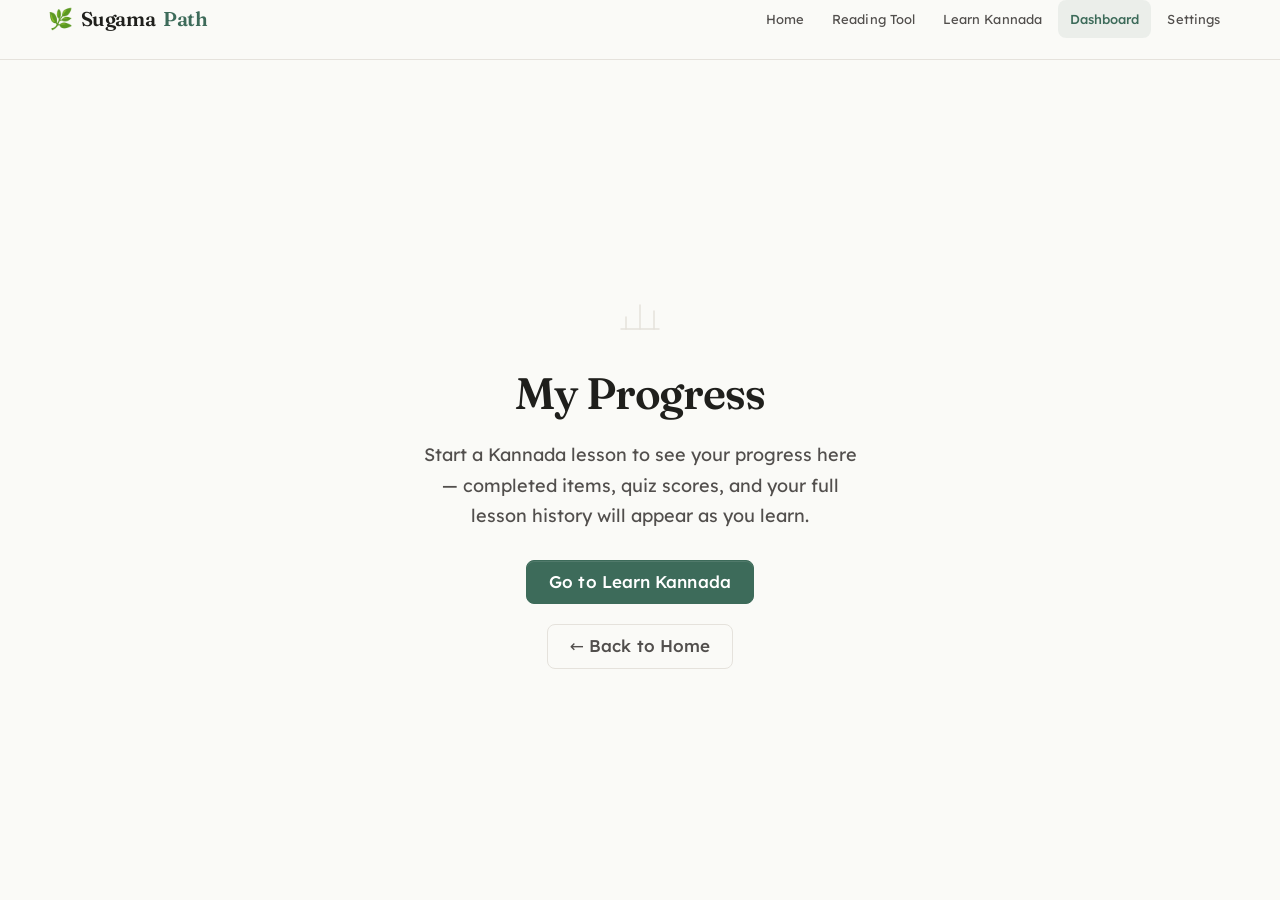
<file: dashboard.html>
<!DOCTYPE html>
<html lang="en">
<head>
  <meta charset="UTF-8" />
  <meta name="viewport" content="width=device-width, initial-scale=1.0" />
  <title>My Progress — SugamaPath</title>
  <link rel="preconnect" href="https://fonts.googleapis.com" />
  <link rel="preconnect" href="https://fonts.gstatic.com" crossorigin />
  <script src="js/settings.js"></script>
  <link rel="stylesheet" href="css/global.css" />
  <style>
    .placeholder-page {
      display: flex;
      flex-direction: column;
      align-items: center;
      justify-content: center;
      min-height: calc(100vh - var(--nav-height));
      text-align: center;
      gap: var(--sp-5);
      padding: var(--sp-16) var(--sp-8);
    }
    .placeholder-icon {
      color: var(--color-border);
      margin-bottom: var(--sp-2);
    }
    .placeholder-page h1 {
      font-family: var(--font-display);
      font-size: clamp(var(--text-2xl), 4vw, var(--text-4xl));
      font-weight: 600;
      letter-spacing: -0.025em;
      font-variation-settings: 'opsz' 36;
    }
    .placeholder-page p {
      color: var(--color-text-muted);
      font-size: var(--text-lg);
      max-width: 40ch;
      line-height: 1.7;
    }
  </style>
</head>
<body>
  <a class="skip-nav" href="#main-content">Skip to main content</a>
  <header>
    <nav class="nav" aria-label="Main navigation">
      <div class="container">
        <div class="nav__inner">
          <a href="index.html" class="nav__logo" aria-label="SugamaPath home">
            <span class="nav__logo-icon" aria-hidden="true">🌿</span>
            Sugama<span>Path</span>
          </a>
          <button class="nav__toggle" aria-controls="nav-links" aria-expanded="false" aria-label="Toggle navigation menu">
            <svg width="22" height="22" viewBox="0 0 22 22" fill="none" aria-hidden="true">
              <rect y="4"  width="22" height="2.5" rx="1.25" fill="currentColor"/>
              <rect y="10" width="22" height="2.5" rx="1.25" fill="currentColor"/>
              <rect y="16" width="22" height="2.5" rx="1.25" fill="currentColor"/>
            </svg>
          </button>
          <ul class="nav__links" id="nav-links" role="list">
            <li><a href="index.html"     class="nav__link">Home</a></li>
            <li><a href="reading.html"   class="nav__link">Reading Tool</a></li>
            <li><a href="learn.html"     class="nav__link">Learn Kannada</a></li>
            <li><a href="dashboard.html" class="nav__link" aria-current="page">Dashboard</a></li>
            <li><a href="settings.html"  class="nav__link">Settings</a></li>
          </ul>
        </div>
      </div>
    </nav>
  </header>

  <main id="main-content">
    <div class="placeholder-page">
      <div class="placeholder-icon" aria-hidden="true">
        <svg viewBox="0 0 48 48" fill="none" stroke="currentColor" stroke-width="1.5"
             stroke-linecap="round" stroke-linejoin="round" width="48" height="48">
          <path d="M10 38V26M24 38V14M38 38V20"/>
          <path d="M5 38h38"/>
        </svg>
      </div>
      <h1>My Progress</h1>
      <p>Start a Kannada lesson to see your progress here — completed items, quiz scores, and your full lesson history will appear as you learn.</p>
      <a href="learn.html" class="btn btn--primary" style="margin-top: var(--sp-2);">Go to Learn Kannada</a>
      <a href="index.html" class="btn btn--ghost">← Back to Home</a>
    </div>
  </main>

  <script>
    const navToggle = document.querySelector('.nav__toggle');
    const navLinks  = document.querySelector('.nav__links');
    if (navToggle && navLinks) {
      navToggle.addEventListener('click', () => {
        const open = navLinks.classList.toggle('is-open');
        navToggle.setAttribute('aria-expanded', open ? 'true' : 'false');
      });
      document.addEventListener('click', e => {
        if (!e.target.closest('.nav')) {
          navLinks.classList.remove('is-open');
          navToggle.setAttribute('aria-expanded', 'false');
        }
      });
    }
  </script>
</body>
</html>
</file>
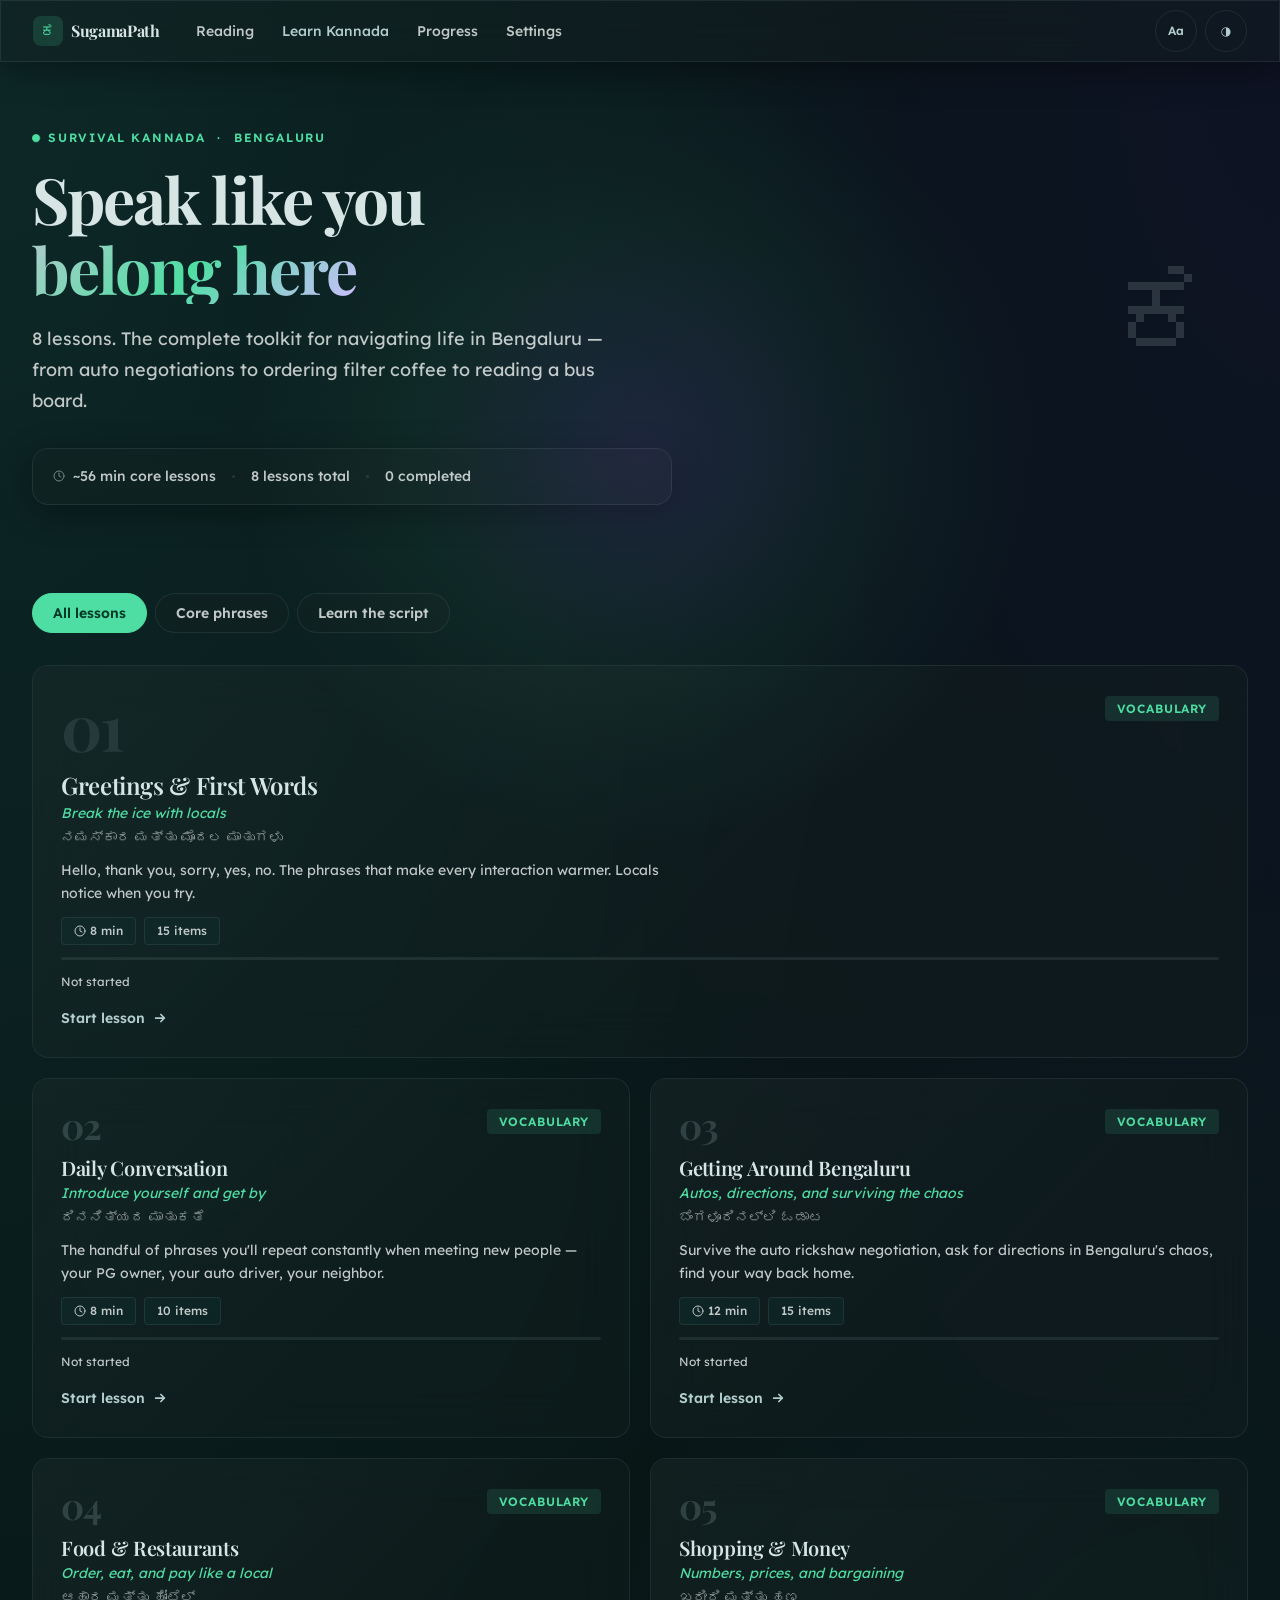
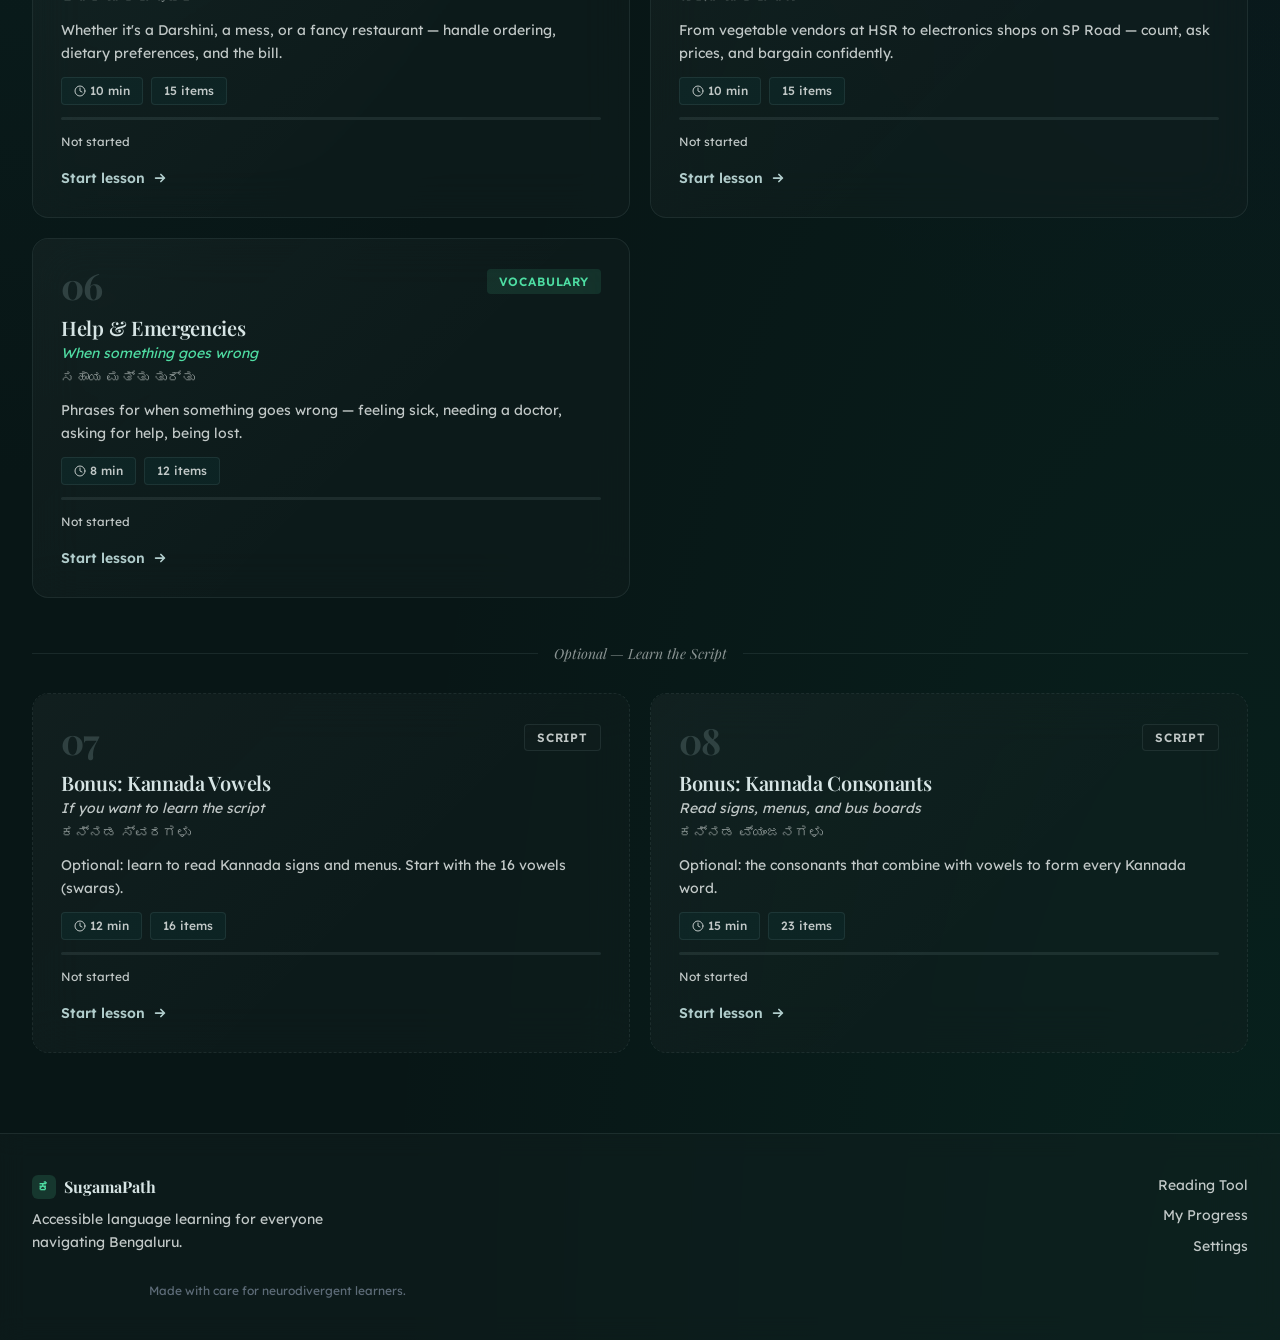
<file: learn.html>
<!DOCTYPE html>
<html lang="en" data-theme="dark">
<head>
  <meta charset="UTF-8" />
  <meta name="viewport" content="width=device-width, initial-scale=1.0" />
  <title>Learn Kannada — SugamaPath</title>
  <meta name="description" content="Learn survival Kannada for Bengaluru in 8 interactive lessons. Vocabulary, script, audio pronunciation, and quizzes. No timers, no pressure." />

  <!-- Flash prevention: restore theme before first paint -->
  <script>
    (function () {
      var t = localStorage.getItem('sugamapath_theme') || 'dark';
      document.documentElement.setAttribute('data-theme', t);
      if (localStorage.getItem('sugamapath_dyslexic') === 'true') {
        document.documentElement.classList.add('font-dyslexic');
      }
    })();
  </script>

  <link rel="preconnect" href="https://fonts.googleapis.com" />
  <link rel="preconnect" href="https://fonts.gstatic.com" crossorigin />
  <link href="https://fonts.googleapis.com/css2?family=Playfair+Display:ital,opsz,wght@0,5..1200,400..900;1,5..1200,400..700&family=Lexend:wght@300;400;500;600;700&family=JetBrains+Mono:wght@400;500&display=swap" rel="stylesheet" />

  <link rel="stylesheet" href="css/design-tokens.css" />
  <link rel="stylesheet" href="css/base.css" />
  <link rel="stylesheet" href="css/motion.css" />
  <link rel="stylesheet" href="css/learn.css" />

  <script src="js/settings.js"></script>
</head>
<body class="mesh-bg">

  <!-- ── Navigation ──────────────────────────────────────────────── -->
  <nav class="learn-nav glass-panel" role="navigation" aria-label="Main navigation">
    <div class="learn-nav__inner container">
      <a href="index.html" class="learn-nav__logo" aria-label="SugamaPath home">
        <svg width="30" height="30" viewBox="0 0 32 32" fill="none" aria-hidden="true">
          <rect width="32" height="32" rx="8" fill="var(--color-secondary)" opacity="0.15"/>
          <text x="16" y="22" text-anchor="middle" font-size="18" fill="var(--color-secondary)">ಕ</text>
        </svg>
        <span class="learn-nav__brand">SugamaPath</span>
      </a>

      <div class="learn-nav__links" id="nav-links">
        <a href="reading.html" class="learn-nav__link">Reading</a>
        <a href="learn.html" class="learn-nav__link learn-nav__link--active" aria-current="page">Learn Kannada</a>
        <a href="dashboard.html" class="learn-nav__link">Progress</a>
        <a href="settings.html" class="learn-nav__link">Settings</a>
      </div>

      <div class="learn-nav__actions">
        <button class="btn btn--ghost btn--small btn--icon" id="btn-dyslexic" type="button"
                aria-label="Toggle dyslexic-friendly font" aria-pressed="false"
                title="Toggle OpenDyslexic font">Aa</button>
        <button class="btn btn--ghost btn--small btn--icon" id="btn-theme" type="button"
                aria-label="Cycle colour theme">
          <span id="theme-icon" aria-hidden="true">◑</span>
        </button>
        <button class="learn-nav__hamburger btn btn--ghost btn--small btn--icon" id="nav-toggle" type="button"
                aria-label="Open navigation menu" aria-expanded="false" aria-controls="nav-links">
          <svg width="18" height="18" viewBox="0 0 18 18" fill="none" aria-hidden="true">
            <path d="M2 4h14M2 9h14M2 14h14" stroke="currentColor" stroke-width="1.8" stroke-linecap="round"/>
          </svg>
        </button>
      </div>
    </div>
  </nav>

  <!-- ── Course Hero ──────────────────────────────────────────────── -->
  <header class="learn-hero">
    <div class="container">
      <div class="learn-hero__inner">
        <p class="learn-hero__eyebrow text-label-caps">
          <span class="pulse-dot" aria-hidden="true"></span>
          Survival Kannada &nbsp;·&nbsp; Bengaluru
        </p>
        <h1 class="learn-hero__title">
          Speak like you<br>
          <em class="gradient-text">belong here</em>
        </h1>
        <p class="learn-hero__subtitle">
          8 lessons. The complete toolkit for navigating life in Bengaluru — from auto negotiations to ordering filter coffee to reading a bus board.
        </p>
        <!-- Progress summary — populated by learn.js -->
        <div class="learn-summary glass-panel glass-panel--sm"
             id="learn-summary"
             aria-label="Course progress summary"></div>
      </div>

      <!-- Decorative Kannada glyph -->
      <div class="learn-hero__glyph" aria-hidden="true">
        <span class="learn-hero__glyph-text floating">ಕ</span>
      </div>
    </div>
  </header>

  <!-- ── Lessons ──────────────────────────────────────────────────── -->
  <main id="main-content" class="learn-main">
    <div class="container">

      <!-- Filter pills -->
      <div class="learn-filters" id="learn-filters"
           role="group" aria-label="Filter lessons by type">
        <button class="learn-filter__btn learn-filter__btn--active"
                data-filter="all" type="button">All lessons</button>
        <button class="learn-filter__btn"
                data-filter="core" type="button">Core phrases</button>
        <button class="learn-filter__btn"
                data-filter="bonus" type="button">Learn the script</button>
      </div>

      <!-- Lesson grid — learn.js injects cards here -->
      <div class="lesson-grid" id="lesson-grid" role="list">
      </div>

    </div>
  </main>

  <!-- ── Footer ───────────────────────────────────────────────────── -->
  <footer class="learn-footer">
    <div class="container">
      <div class="learn-footer__inner">
        <div class="learn-footer__left">
          <a href="index.html" class="learn-footer__brand" aria-label="SugamaPath home">
            <svg width="24" height="24" viewBox="0 0 32 32" fill="none" aria-hidden="true">
              <rect width="32" height="32" rx="8" fill="var(--color-secondary)" opacity="0.15"/>
              <text x="16" y="22" text-anchor="middle" font-size="18" fill="var(--color-secondary)">ಕ</text>
            </svg>
            SugamaPath
          </a>
          <p class="learn-footer__tagline">Accessible language learning for everyone navigating Bengaluru.</p>
        </div>
        <nav class="learn-footer__nav" aria-label="Footer links">
          <a href="reading.html">Reading Tool</a>
          <a href="dashboard.html">My Progress</a>
          <a href="settings.html">Settings</a>
        </nav>
      </div>
      <p class="learn-footer__copy">Made with care for neurodivergent learners.</p>
    </div>
  </footer>

  <!-- Scripts -->
  <script src="js/motion.js"></script>
  <script src="js/learn.js"></script>

  <script>
    (function () {
      /* ── Theme cycle ────────────────────────────────────────────── */
      var THEMES = ['dark', 'light', 'hc'];
      var themeIndex = THEMES.indexOf(localStorage.getItem('sugamapath_theme') || 'dark');
      if (themeIndex < 0) themeIndex = 0;
      var icons = { dark: '◑', light: '☀', hc: '◉' };

      function applyTheme(t) {
        document.documentElement.setAttribute('data-theme', t);
        localStorage.setItem('sugamapath_theme', t);
        var ic = document.getElementById('theme-icon');
        if (ic) ic.textContent = icons[t] || '◑';
      }
      applyTheme(THEMES[themeIndex]);

      document.getElementById('btn-theme').addEventListener('click', function () {
        themeIndex = (themeIndex + 1) % THEMES.length;
        applyTheme(THEMES[themeIndex]);
      });

      /* ── Dyslexic font ──────────────────────────────────────────── */
      var btnD = document.getElementById('btn-dyslexic');
      var dxOn = localStorage.getItem('sugamapath_dyslexic') === 'true';
      btnD.setAttribute('aria-pressed', String(dxOn));
      btnD.addEventListener('click', function () {
        dxOn = !dxOn;
        document.documentElement.classList.toggle('font-dyslexic', dxOn);
        localStorage.setItem('sugamapath_dyslexic', String(dxOn));
        btnD.setAttribute('aria-pressed', String(dxOn));
      });

      /* ── Mobile nav ─────────────────────────────────────────────── */
      var toggle   = document.getElementById('nav-toggle');
      var navLinks = document.getElementById('nav-links');
      toggle.addEventListener('click', function () {
        var open = navLinks.classList.toggle('is-open');
        toggle.setAttribute('aria-expanded', String(open));
      });

      /* ── Filter pills ───────────────────────────────────────────── */
      var filterBtns   = document.querySelectorAll('.learn-filter__btn');
      var activeFilter = 'all';

      function applyFilter(filter) {
        activeFilter = filter;
        filterBtns.forEach(function (b) {
          b.classList.toggle('learn-filter__btn--active', b.dataset.filter === filter);
        });
        var grid = document.getElementById('lesson-grid');
        if (!grid) return;
        grid.querySelectorAll('.lesson-card').forEach(function (card) {
          card.style.display =
            (filter === 'all' || card.dataset.priority === filter) ? '' : 'none';
        });
        grid.querySelectorAll('.lesson-grid__separator').forEach(function (sep) {
          sep.style.display = filter === 'all' ? '' : 'none';
        });
      }

      filterBtns.forEach(function (btn) {
        btn.addEventListener('click', function () { applyFilter(btn.dataset.filter); });
      });
    })();
  </script>

</body>
</html>
</file>
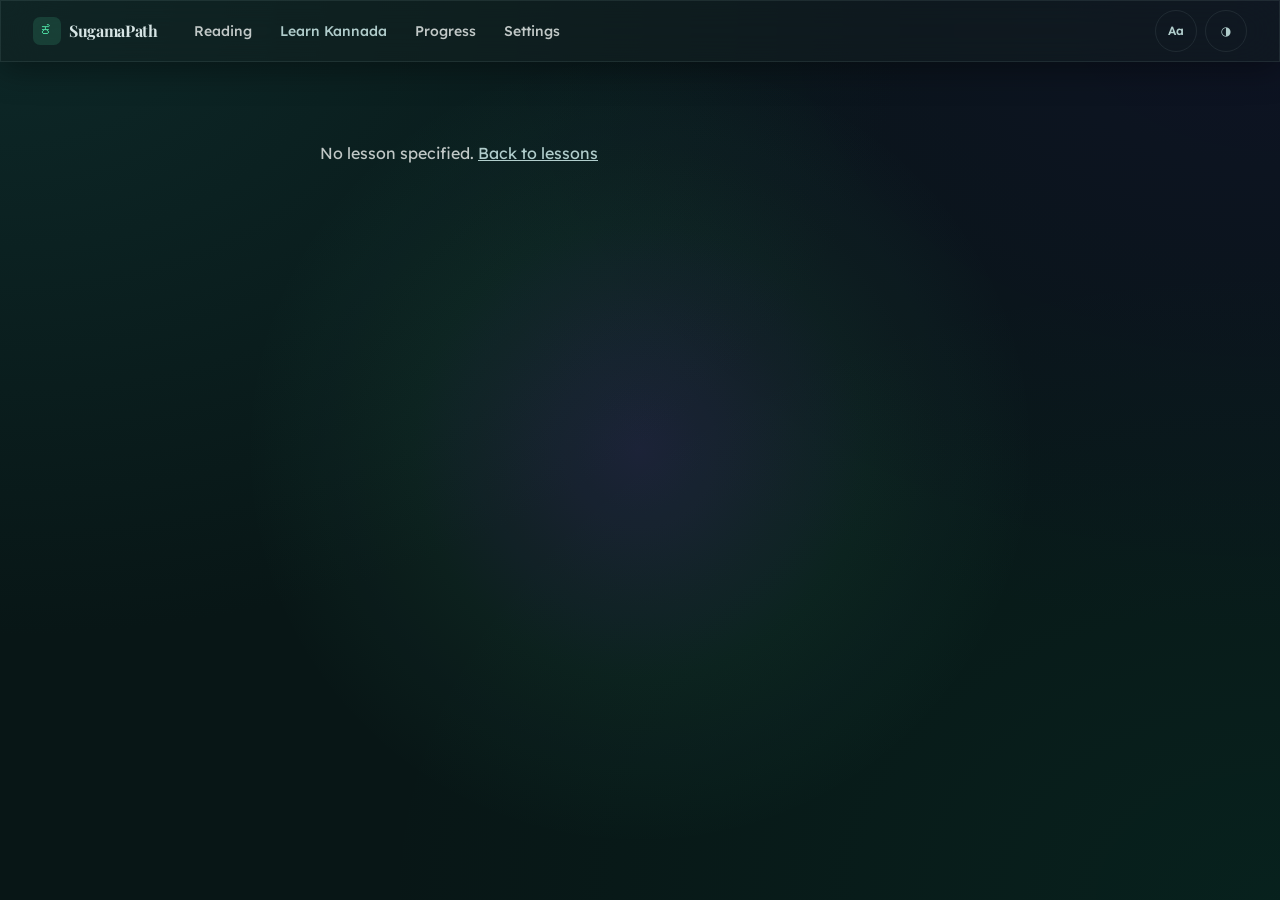
<file: lesson.html>
<!DOCTYPE html>
<html lang="en" data-theme="dark">
<head>
  <meta charset="UTF-8" />
  <meta name="viewport" content="width=device-width, initial-scale=1.0" />
  <title>Lesson — SugamaPath</title>
  <meta name="description" content="Interactive Kannada flashcards with audio, 3D flip, and progress tracking. Vocabulary and script lessons for Bengaluru newcomers." />

  <!-- Flash prevention: restore theme before first paint -->
  <script>
    (function () {
      var t = localStorage.getItem('sugamapath_theme') || 'dark';
      document.documentElement.setAttribute('data-theme', t);
      if (localStorage.getItem('sugamapath_dyslexic') === 'true') {
        document.documentElement.classList.add('font-dyslexic');
      }
    })();
  </script>

  <link rel="preconnect" href="https://fonts.googleapis.com" />
  <link rel="preconnect" href="https://fonts.gstatic.com" crossorigin />
  <link href="https://fonts.googleapis.com/css2?family=Playfair+Display:ital,opsz,wght@0,5..1200,400..900;1,5..1200,400..700&family=Lexend:wght@300;400;500;600;700&family=JetBrains+Mono:wght@400;500&display=swap" rel="stylesheet" />

  <link rel="stylesheet" href="css/design-tokens.css" />
  <link rel="stylesheet" href="css/base.css" />
  <link rel="stylesheet" href="css/motion.css" />
  <link rel="stylesheet" href="css/lesson.css" />

  <script src="js/settings.js"></script>
</head>
<body class="mesh-bg">

  <!-- ── Site navigation ─────────────────────────────────────────── -->
  <nav class="lesson-sitenav glass-panel" role="navigation" aria-label="Site navigation">
    <div class="lesson-sitenav__inner">
      <a href="index.html" class="lesson-sitenav__logo" aria-label="SugamaPath home">
        <svg width="28" height="28" viewBox="0 0 32 32" fill="none" aria-hidden="true">
          <rect width="32" height="32" rx="8" fill="var(--color-secondary)" opacity="0.15"/>
          <text x="16" y="22" text-anchor="middle" font-size="18" fill="var(--color-secondary)">ಕ</text>
        </svg>
        <span class="lesson-sitenav__brand">SugamaPath</span>
      </a>

      <div class="lesson-sitenav__links" id="sitenav-links">
        <a href="reading.html" class="lesson-sitenav__link">Reading</a>
        <a href="learn.html" class="lesson-sitenav__link lesson-sitenav__link--active" aria-current="page">Learn Kannada</a>
        <a href="dashboard.html" class="lesson-sitenav__link">Progress</a>
        <a href="settings.html" class="lesson-sitenav__link">Settings</a>
      </div>

      <div class="lesson-sitenav__actions">
        <button class="btn btn--ghost btn--small btn--icon" id="btn-dyslexic" type="button"
                aria-label="Toggle dyslexic-friendly font" aria-pressed="false"
                title="Toggle OpenDyslexic font">Aa</button>
        <button class="btn btn--ghost btn--small btn--icon" id="btn-theme" type="button"
                aria-label="Cycle colour theme">
          <span id="theme-icon" aria-hidden="true">◑</span>
        </button>
        <button class="lesson-sitenav__hamburger btn btn--ghost btn--small btn--icon"
                id="sitenav-toggle" type="button"
                aria-label="Open navigation menu" aria-expanded="false"
                aria-controls="sitenav-links">
          <svg width="18" height="18" viewBox="0 0 18 18" fill="none" aria-hidden="true">
            <path d="M2 4h14M2 9h14M2 14h14" stroke="currentColor" stroke-width="1.8" stroke-linecap="round"/>
          </svg>
        </button>
      </div>
    </div>
  </nav>

  <!-- lesson.js injects the full lesson experience into #lesson-main -->
  <main id="lesson-main" class="lesson-main"></main>

  <!-- Must be defined before lesson.js runs -->
  <script>
    window.setLessonTitle = function (title) {
      document.title = title + ' — SugamaPath';
    };
  </script>

  <script src="js/audio.js"></script>
  <script src="js/quiz.js"></script>
  <script src="js/lesson.js"></script>
  <script src="js/motion.js"></script>

  <script>
    (function () {
      /* ── Theme cycle ────────────────────────────────────────────── */
      var THEMES = ['dark', 'light', 'hc'];
      var themeIndex = THEMES.indexOf(localStorage.getItem('sugamapath_theme') || 'dark');
      if (themeIndex < 0) themeIndex = 0;
      var icons = { dark: '◑', light: '☀', hc: '◉' };

      function applyTheme(t) {
        document.documentElement.setAttribute('data-theme', t);
        localStorage.setItem('sugamapath_theme', t);
        var ic = document.getElementById('theme-icon');
        if (ic) ic.textContent = icons[t] || '◑';
      }
      applyTheme(THEMES[themeIndex]);

      document.getElementById('btn-theme').addEventListener('click', function () {
        themeIndex = (themeIndex + 1) % THEMES.length;
        applyTheme(THEMES[themeIndex]);
      });

      /* ── Dyslexic font ──────────────────────────────────────────── */
      var btnD = document.getElementById('btn-dyslexic');
      var dxOn = localStorage.getItem('sugamapath_dyslexic') === 'true';
      btnD.setAttribute('aria-pressed', String(dxOn));
      btnD.addEventListener('click', function () {
        dxOn = !dxOn;
        document.documentElement.classList.toggle('font-dyslexic', dxOn);
        localStorage.setItem('sugamapath_dyslexic', String(dxOn));
        btnD.setAttribute('aria-pressed', String(dxOn));
      });

      /* ── Mobile nav ─────────────────────────────────────────────── */
      var toggle  = document.getElementById('sitenav-toggle');
      var linksEl = document.getElementById('sitenav-links');
      if (toggle && linksEl) {
        toggle.addEventListener('click', function () {
          var open = linksEl.classList.toggle('is-open');
          toggle.setAttribute('aria-expanded', String(open));
        });
      }
    })();
  </script>

</body>
</html>
</file>
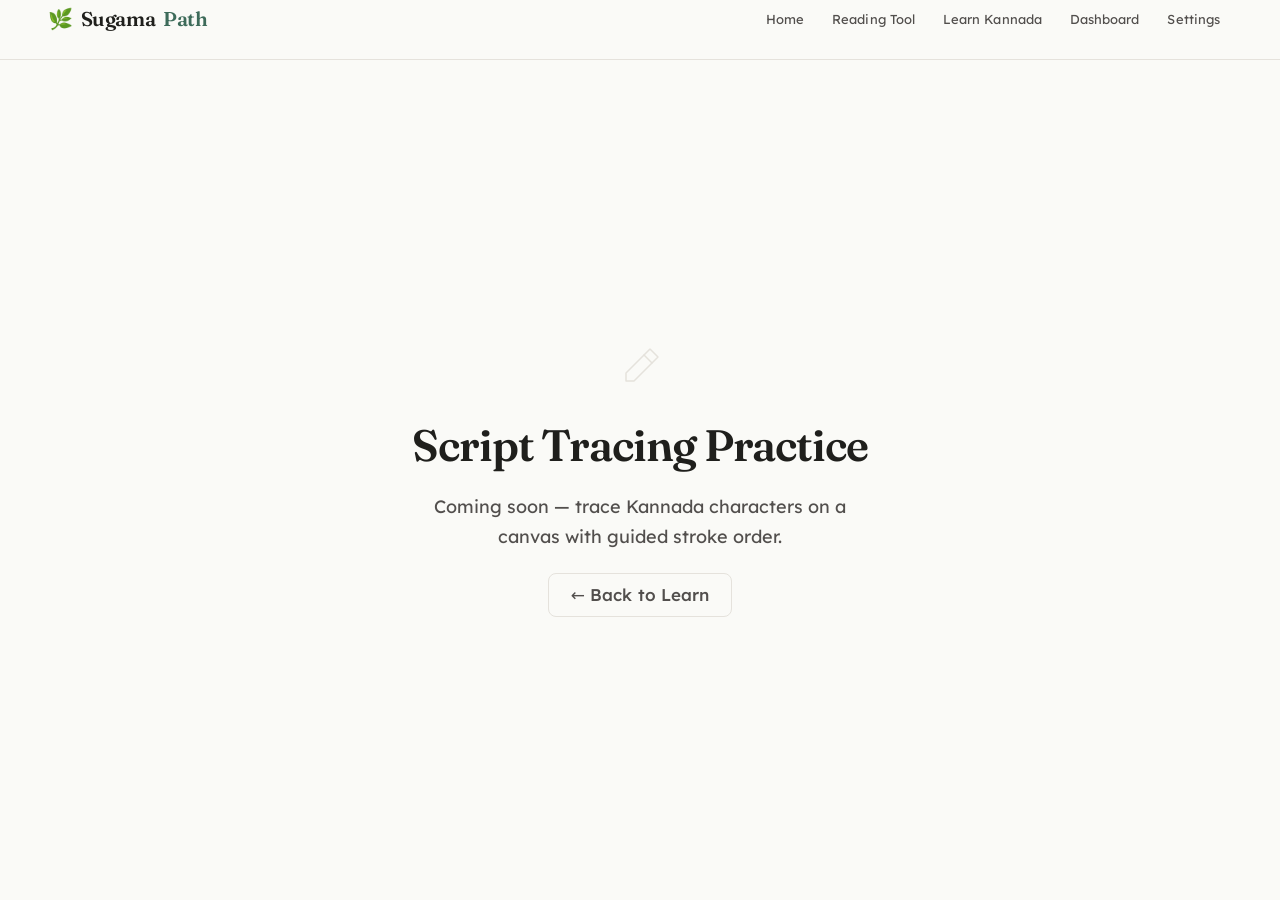
<file: practice.html>
<!DOCTYPE html>
<html lang="en">
<head>
  <meta charset="UTF-8" />
  <meta name="viewport" content="width=device-width, initial-scale=1.0" />
  <title>Script Practice — SugamaPath</title>
  <link rel="preconnect" href="https://fonts.googleapis.com" />
  <link rel="preconnect" href="https://fonts.gstatic.com" crossorigin />
  <script src="js/settings.js"></script>
  <link rel="stylesheet" href="css/global.css" />
  <style>
    .placeholder-page {
      display: flex;
      flex-direction: column;
      align-items: center;
      justify-content: center;
      min-height: calc(100vh - var(--nav-height));
      text-align: center;
      gap: var(--sp-5);
      padding: var(--sp-16) var(--sp-8);
    }
    .placeholder-icon {
      color: var(--color-border);
      margin-bottom: var(--sp-2);
    }
    .placeholder-page h1 {
      font-family: var(--font-display);
      font-size: clamp(var(--text-2xl), 4vw, var(--text-4xl));
      font-weight: 600;
      letter-spacing: -0.025em;
      font-variation-settings: 'opsz' 36;
    }
    .placeholder-page p {
      color: var(--color-text-muted);
      font-size: var(--text-lg);
      max-width: 40ch;
      line-height: 1.7;
    }
  </style>
</head>
<body>
  <a class="skip-nav" href="#main-content">Skip to main content</a>
  <header>
    <nav class="nav" aria-label="Main navigation">
      <div class="container">
        <div class="nav__inner">
          <a href="index.html" class="nav__logo" aria-label="SugamaPath home">
            <span class="nav__logo-icon" aria-hidden="true">🌿</span>
            Sugama<span>Path</span>
          </a>
          <button class="nav__toggle" aria-controls="nav-links" aria-expanded="false" aria-label="Toggle navigation menu">
            <svg width="22" height="22" viewBox="0 0 22 22" fill="none" aria-hidden="true">
              <rect y="4"  width="22" height="2.5" rx="1.25" fill="currentColor"/>
              <rect y="10" width="22" height="2.5" rx="1.25" fill="currentColor"/>
              <rect y="16" width="22" height="2.5" rx="1.25" fill="currentColor"/>
            </svg>
          </button>
          <ul class="nav__links" id="nav-links" role="list">
            <li><a href="index.html"     class="nav__link">Home</a></li>
            <li><a href="reading.html"   class="nav__link">Reading Tool</a></li>
            <li><a href="learn.html"     class="nav__link">Learn Kannada</a></li>
            <li><a href="dashboard.html" class="nav__link">Dashboard</a></li>
            <li><a href="settings.html"  class="nav__link">Settings</a></li>
          </ul>
        </div>
      </div>
    </nav>
  </header>

  <main id="main-content">
    <div class="placeholder-page">
      <div class="placeholder-icon" aria-hidden="true">
        <svg viewBox="0 0 48 48" fill="none" stroke="currentColor" stroke-width="1.5"
             stroke-linecap="round" stroke-linejoin="round" width="48" height="48">
          <path d="M34 6l8 8-24 24H10v-8L34 6z"/>
          <path d="M28 12l8 8"/>
        </svg>
      </div>
      <h1>Script Tracing Practice</h1>
      <p>Coming soon — trace Kannada characters on a canvas with guided stroke order.</p>
      <a href="learn.html" class="btn btn--ghost">← Back to Learn</a>
    </div>
  </main>

  <script>
    const navToggle = document.querySelector('.nav__toggle');
    const navLinks  = document.querySelector('.nav__links');
    if (navToggle && navLinks) {
      navToggle.addEventListener('click', () => {
        const open = navLinks.classList.toggle('is-open');
        navToggle.setAttribute('aria-expanded', open ? 'true' : 'false');
      });
      document.addEventListener('click', e => {
        if (!e.target.closest('.nav')) {
          navLinks.classList.remove('is-open');
          navToggle.setAttribute('aria-expanded', 'false');
        }
      });
    }
  </script>
</body>
</html>
</file>
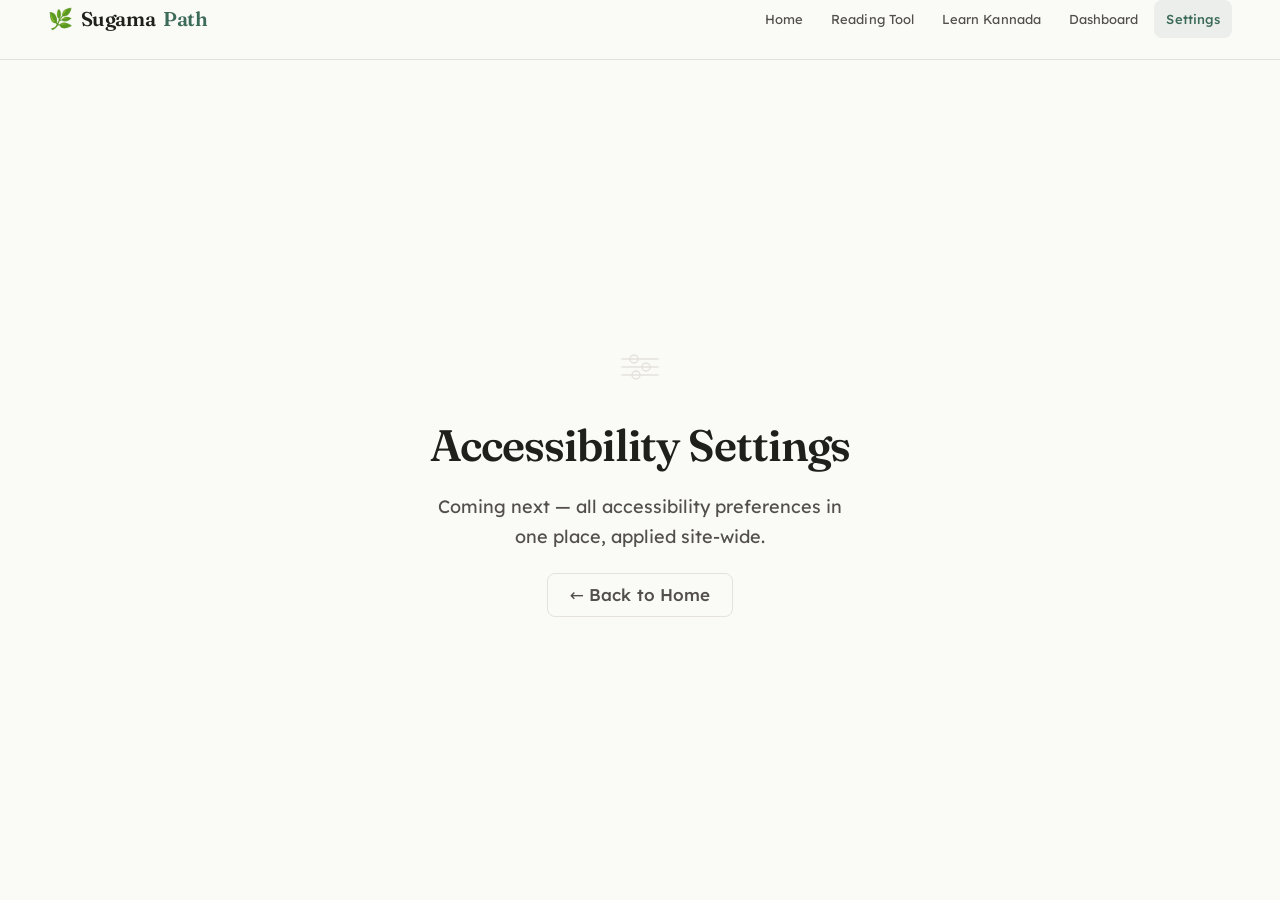
<file: settings.html>
<!DOCTYPE html>
<html lang="en">
<head>
  <meta charset="UTF-8" />
  <meta name="viewport" content="width=device-width, initial-scale=1.0" />
  <title>Accessibility Settings — SugamaPath</title>
  <link rel="preconnect" href="https://fonts.googleapis.com" />
  <link rel="preconnect" href="https://fonts.gstatic.com" crossorigin />
  <script src="js/settings.js"></script>
  <link rel="stylesheet" href="css/global.css" />
  <style>
    .placeholder-page {
      display: flex;
      flex-direction: column;
      align-items: center;
      justify-content: center;
      min-height: calc(100vh - var(--nav-height));
      text-align: center;
      gap: var(--sp-5);
      padding: var(--sp-16) var(--sp-8);
    }
    .placeholder-icon {
      color: var(--color-border);
      margin-bottom: var(--sp-2);
    }
    .placeholder-page h1 {
      font-family: var(--font-display);
      font-size: clamp(var(--text-2xl), 4vw, var(--text-4xl));
      font-weight: 600;
      letter-spacing: -0.025em;
      font-variation-settings: 'opsz' 36;
    }
    .placeholder-page p {
      color: var(--color-text-muted);
      font-size: var(--text-lg);
      max-width: 40ch;
      line-height: 1.7;
    }
  </style>
</head>
<body>
  <a class="skip-nav" href="#main-content">Skip to main content</a>
  <header>
    <nav class="nav" aria-label="Main navigation">
      <div class="container">
        <div class="nav__inner">
          <a href="index.html" class="nav__logo" aria-label="SugamaPath home">
            <span class="nav__logo-icon" aria-hidden="true">🌿</span>
            Sugama<span>Path</span>
          </a>
          <button class="nav__toggle" aria-controls="nav-links" aria-expanded="false" aria-label="Toggle navigation menu">
            <svg width="22" height="22" viewBox="0 0 22 22" fill="none" aria-hidden="true">
              <rect y="4"  width="22" height="2.5" rx="1.25" fill="currentColor"/>
              <rect y="10" width="22" height="2.5" rx="1.25" fill="currentColor"/>
              <rect y="16" width="22" height="2.5" rx="1.25" fill="currentColor"/>
            </svg>
          </button>
          <ul class="nav__links" id="nav-links" role="list">
            <li><a href="index.html"     class="nav__link">Home</a></li>
            <li><a href="reading.html"   class="nav__link">Reading Tool</a></li>
            <li><a href="learn.html"     class="nav__link">Learn Kannada</a></li>
            <li><a href="dashboard.html" class="nav__link">Dashboard</a></li>
            <li><a href="settings.html"  class="nav__link" aria-current="page">Settings</a></li>
          </ul>
        </div>
      </div>
    </nav>
  </header>

  <main id="main-content">
    <div class="placeholder-page">
      <div class="placeholder-icon" aria-hidden="true">
        <svg viewBox="0 0 48 48" fill="none" stroke="currentColor" stroke-width="1.5"
             stroke-linecap="round" width="48" height="48">
          <path d="M6 16h36M6 24h36M6 32h36"/>
          <circle cx="18" cy="16" r="4" fill="none" stroke="currentColor"/>
          <circle cx="30" cy="24" r="4" fill="none" stroke="currentColor"/>
          <circle cx="20" cy="32" r="4" fill="none" stroke="currentColor"/>
        </svg>
      </div>
      <h1>Accessibility Settings</h1>
      <p>Coming next — all accessibility preferences in one place, applied site-wide.</p>
      <a href="index.html" class="btn btn--ghost">← Back to Home</a>
    </div>
  </main>

  <script>
    const navToggle = document.querySelector('.nav__toggle');
    const navLinks  = document.querySelector('.nav__links');
    if (navToggle && navLinks) {
      navToggle.addEventListener('click', () => {
        const open = navLinks.classList.toggle('is-open');
        navToggle.setAttribute('aria-expanded', open ? 'true' : 'false');
      });
      document.addEventListener('click', e => {
        if (!e.target.closest('.nav')) {
          navLinks.classList.remove('is-open');
          navToggle.setAttribute('aria-expanded', 'false');
        }
      });
    }
  </script>
</body>
</html>
</file>
<file: css/design-tokens.css>
/* ═══════════════════════════════════════════════════════════════════
   design-tokens.css — SugamaPath design system tokens
   Three themes via data-theme attribute on <html>
   Default (no attribute) = dark
   ═══════════════════════════════════════════════════════════════════ */

/* ═══════════════════════════════════════════════════════
   COLOR SYSTEM
   ═══════════════════════════════════════════════════════ */

:root,
[data-theme="dark"] {
  /* Backgrounds */
  --bg-base:             #081616;
  --bg-surface:          #0d2828;
  --bg-surface-raised:   #152222;
  --bg-surface-high:     #1f2c2c;
  --bg-surface-highest:  #2a3737;
  --bg-surface-lowest:   #041010;

  /* Glass effects */
  --glass-bg:           rgba(21, 34, 34, 0.4);
  --glass-bg-strong:    rgba(13, 40, 40, 0.6);
  --glass-border:       rgba(176, 204, 203, 0.1);
  --glass-border-hover: rgba(111, 251, 190, 0.3);
  --glass-blur:         24px;

  /* Primary — Pale sage */
  --color-primary:              #b0cccb;
  --color-primary-fixed:        #cbe8e7;
  --color-primary-container:    #0d2828;
  --color-on-primary:           #1b3535;
  --color-on-primary-container: #759090;

  /* Secondary — Mint accent */
  --color-secondary:              #4edea3;
  --color-secondary-fixed:        #6ffbbe;
  --color-secondary-container:    #00a572;
  --color-on-secondary:           #003824;
  --color-on-secondary-container: #00311f;

  /* Tertiary — Violet accent */
  --color-tertiary:              #d0bcff;
  --color-tertiary-fixed:        #e9ddff;
  --color-tertiary-container:    #2d0071;
  --color-on-tertiary:           #3c0091;
  --color-on-tertiary-container: #9b70ff;

  /* Violet micro accent */
  --color-violet-micro: #8B5CF6;

  /* Text */
  --color-text:         #d7e5e5;
  --color-text-primary: #F0FDF4;
  --color-text-muted:   #c1c8c7;
  --color-text-subtle:  #94A3B8;

  /* Borders */
  --color-border:          rgba(255, 255, 255, 0.1);
  --color-border-subtle:   rgba(255, 255, 255, 0.05);
  --color-outline:         #8b9291;
  --color-outline-variant: #414848;

  /* States */
  --color-error:           #ffb4ab;
  --color-error-container: #93000a;

  /* Glow effects */
  --glow-primary:   rgba(176, 204, 203, 0.4);
  --glow-secondary: rgba(111, 251, 190, 0.3);
  --glow-tertiary:  rgba(208, 188, 255, 0.3);
  --glow-violet:    rgba(139, 92, 246, 0.15);

  /* Shadows */
  --shadow-sm:            0 4px 12px rgba(0, 0, 0, 0.2);
  --shadow-md:            0 8px 32px rgba(0, 0, 0, 0.37);
  --shadow-lg:            0 20px 40px rgba(0, 0, 0, 0.4);
  --shadow-glow-secondary: 0 0 20px var(--glow-secondary);
  --shadow-glow-primary:   0 0 30px var(--glow-primary);
}

[data-theme="light"] {
  /* Backgrounds */
  --bg-base:             #FAFAF7;
  --bg-surface:          #FFFFFF;
  --bg-surface-raised:   #F5F5F0;
  --bg-surface-high:     #EFEFE9;
  --bg-surface-highest:  #E8E8E0;
  --bg-surface-lowest:   #FFFFFF;

  --glass-bg:           rgba(255, 255, 255, 0.6);
  --glass-bg-strong:    rgba(255, 255, 255, 0.85);
  --glass-border:       rgba(61, 107, 90, 0.15);
  --glass-border-hover: rgba(61, 107, 90, 0.4);
  --glass-blur:         24px;

  --color-primary:              #3D6B5A;
  --color-primary-fixed:        #2A4F40;
  --color-primary-container:    #E5EEE9;
  --color-on-primary:           #FFFFFF;
  --color-on-primary-container: #1F3D30;

  --color-secondary:              #9B5040;
  --color-secondary-fixed:        #7A3D30;
  --color-secondary-container:    #F5E0DA;
  --color-on-secondary:           #FFFFFF;
  --color-on-secondary-container: #5A2A1F;

  --color-tertiary:              #6B5B95;
  --color-tertiary-fixed:        #4A3F70;
  --color-tertiary-container:    #E8E2F2;
  --color-on-tertiary:           #FFFFFF;
  --color-on-tertiary-container: #3D2F5C;

  --color-violet-micro: #6B5B95;

  --color-text:         #1F1F1C;
  --color-text-primary: #0D0D0A;
  --color-text-muted:   #5C5C58;
  --color-text-subtle:  #8A8A85;

  --color-border:          rgba(31, 31, 28, 0.12);
  --color-border-subtle:   rgba(31, 31, 28, 0.06);
  --color-outline:         #6E6E68;
  --color-outline-variant: #C2C2BC;

  --color-error:           #B3261E;
  --color-error-container: #F9DEDC;

  --glow-primary:   rgba(61, 107, 90, 0.25);
  --glow-secondary: rgba(155, 80, 64, 0.2);
  --glow-tertiary:  rgba(107, 91, 149, 0.2);
  --glow-violet:    rgba(107, 91, 149, 0.1);

  --shadow-sm:             0 2px 8px rgba(0, 0, 0, 0.06);
  --shadow-md:             0 8px 24px rgba(0, 0, 0, 0.08);
  --shadow-lg:             0 20px 40px rgba(0, 0, 0, 0.12);
  --shadow-glow-secondary: 0 0 20px var(--glow-secondary);
  --shadow-glow-primary:   0 0 30px var(--glow-primary);
}

[data-theme="hc"] {
  --bg-base:             #000000;
  --bg-surface:          #000000;
  --bg-surface-raised:   #1A1A00;
  --bg-surface-high:     #2A2A00;
  --bg-surface-highest:  #3A3A00;
  --bg-surface-lowest:   #000000;

  --glass-bg:           rgba(0, 0, 0, 0.9);
  --glass-bg-strong:    rgba(0, 0, 0, 0.95);
  --glass-border:       #FFFF00;
  --glass-border-hover: #FFFFFF;
  --glass-blur:         0px;

  --color-primary:              #FFFF00;
  --color-primary-fixed:        #FFFFFF;
  --color-primary-container:    #1A1A00;
  --color-on-primary:           #000000;
  --color-on-primary-container: #FFFF00;

  --color-secondary:              #00FF00;
  --color-secondary-fixed:        #FFFFFF;
  --color-secondary-container:    #001A00;
  --color-on-secondary:           #000000;
  --color-on-secondary-container: #00FF00;

  --color-tertiary:              #FF00FF;
  --color-tertiary-fixed:        #FFFFFF;
  --color-tertiary-container:    #1A001A;
  --color-on-tertiary:           #000000;
  --color-on-tertiary-container: #FF00FF;

  --color-violet-micro: #FF00FF;

  --color-text:         #FFFF00;
  --color-text-primary: #FFFFFF;
  --color-text-muted:   #FFFF99;
  --color-text-subtle:  #FFFFCC;

  --color-border:          #FFFF00;
  --color-border-subtle:   #888800;
  --color-outline:         #FFFF00;
  --color-outline-variant: #888800;

  --color-error:           #FF0000;
  --color-error-container: #1A0000;

  --glow-primary:   rgba(255, 255, 0, 0.5);
  --glow-secondary: rgba(0, 255, 0, 0.5);
  --glow-tertiary:  rgba(255, 0, 255, 0.5);
  --glow-violet:    rgba(255, 0, 255, 0.3);

  --shadow-sm:             0 0 0 2px #FFFF00;
  --shadow-md:             0 0 0 3px #FFFF00;
  --shadow-lg:             0 0 0 4px #FFFF00;
  --shadow-glow-secondary: 0 0 30px var(--glow-secondary);
  --shadow-glow-primary:   0 0 30px var(--glow-primary);
}

/* ═══════════════════════════════════════════════════════
   TYPOGRAPHY
   ═══════════════════════════════════════════════════════ */
:root {
  --font-display:  'Playfair Display', 'Fraunces', Georgia, serif;
  --font-body:     'Lexend', system-ui, -apple-system, sans-serif;
  --font-mono:     'JetBrains Mono', ui-monospace, monospace;
  --font-dyslexic: 'OpenDyslexic', 'Lexend', sans-serif;
  --font-active:   var(--font-body);

  /* Fluid sizes */
  --text-xs:      0.75rem;
  --text-sm:      0.875rem;
  --text-md:      1rem;
  --text-lg:      1.125rem;
  --text-xl:      1.25rem;
  --text-2xl:     1.5rem;
  --text-3xl:     clamp(1.875rem, 3vw, 2.25rem);
  --text-4xl:     clamp(2.25rem, 4vw, 3rem);
  --text-5xl:     clamp(2.5rem, 5vw, 4rem);
  --text-display: clamp(3rem, 8vw, 6rem);

  /* Line heights */
  --leading-tight:   1.1;
  --leading-snug:    1.3;
  --leading-normal:  1.6;
  --leading-relaxed: 1.7;
  --leading-loose:   1.8;

  /* Letter spacing */
  --tracking-tight:   -0.04em;
  --tracking-snug:    -0.02em;
  --tracking-normal:   0;
  --tracking-wide:     0.04em;
  --tracking-widest:   0.15em;
  --tracking-caps:     0.3em;

  /* Weights */
  --weight-light:    300;
  --weight-regular:  400;
  --weight-medium:   500;
  --weight-semibold: 600;
  --weight-bold:     700;
}

/* ═══════════════════════════════════════════════════════
   SPACING — 4px base unit
   ═══════════════════════════════════════════════════════ */
:root {
  --sp-1:  0.25rem;
  --sp-2:  0.5rem;
  --sp-3:  0.75rem;
  --sp-4:  1rem;
  --sp-5:  1.25rem;
  --sp-6:  1.5rem;
  --sp-8:  2rem;
  --sp-10: 2.5rem;
  --sp-12: 3rem;
  --sp-16: 4rem;
  --sp-20: 5rem;
  --sp-24: 6rem;

  --stack-sm: 0.5rem;
  --stack-md: 1.5rem;
  --stack-lg: 3rem;
  --stack-xl: 5rem;

  --gutter:        clamp(1rem, 3vw, 2rem);
  --margin-page:   clamp(1.5rem, 5vw, 4rem);
  --container-max:    1280px;
  --container-narrow:  720px;

  /* Legacy aliases — keep old pages working */
  --sp-7: 1.75rem;
  --nav-height: 60px;
}

/* ═══════════════════════════════════════════════════════
   RADIUS
   ═══════════════════════════════════════════════════════ */
:root {
  --radius-sm:   0.25rem;
  --radius-md:   0.5rem;
  --radius-lg:   0.75rem;
  --radius-xl:   1rem;
  --radius-2xl:  1.5rem;
  --radius-3xl:  2rem;
  --radius-4xl:  3rem;
  --radius-full: 9999px;
}

/* ═══════════════════════════════════════════════════════
   MOTION
   ═══════════════════════════════════════════════════════ */
:root {
  --transition-fast:     150ms cubic-bezier(0.4, 0, 0.2, 1);
  --transition-base:     300ms cubic-bezier(0.4, 0, 0.2, 1);
  --transition-slow:     500ms cubic-bezier(0.4, 0, 0.2, 1);
  --transition-bounce:   400ms cubic-bezier(0.34, 1.56, 0.64, 1);
  --transition-elastic:  600ms cubic-bezier(0.23, 1, 0.32, 1);
  --transition-magnetic: 300ms cubic-bezier(0.23, 1, 0.32, 1);

  --ease-out-expo:       cubic-bezier(0.22, 1, 0.36, 1);
  --ease-in-out-quart:   cubic-bezier(0.76, 0, 0.24, 1);
}

@media (prefers-reduced-motion: reduce) {
  *, *::before, *::after {
    animation-duration: 0.01ms !important;
    animation-iteration-count: 1 !important;
    transition-duration: 0.01ms !important;
  }
}

/* ═══════════════════════════════════════════════════════
   Z-INDEX SCALE
   ═══════════════════════════════════════════════════════ */
:root {
  --z-base:         0;
  --z-cursor-glow:  1;
  --z-content:      10;
  --z-sticky:       40;
  --z-nav:          50;
  --z-overlay:      100;
  --z-modal:        200;
  --z-toast:        1000;
}
</file>
<file: css/base.css>
/* ═══════════════════════════════════════════════════════════════════
   base.css — Reset, typography, layout, glass components, buttons
   Depends on design-tokens.css being loaded first.
   ═══════════════════════════════════════════════════════════════════ */

@import url('https://fonts.googleapis.com/css2?family=Playfair+Display:ital,wght@0,400;0,600;0,700;0,800;1,400;1,600&family=Lexend:wght@300;400;500;600;700&family=Fraunces:ital,opsz,wght@0,9..144,400;0,9..144,600;0,9..144,700;1,9..144,400&family=JetBrains+Mono:wght@400;500&display=swap');
@import url('https://fonts.googleapis.com/css2?family=Material+Symbols+Outlined:opsz,wght,FILL,GRAD@20..48,100..700,0..1,-50..200&display=swap');

/* OpenDyslexic — self-hosted for accessibility */
@font-face {
  font-family: 'OpenDyslexic';
  src: url('https://cdn.jsdelivr.net/npm/open-dyslexic@1.0.3/fonts/OpenDyslexic-Regular.otf') format('opentype');
  font-weight: 400;
  font-style: normal;
  font-display: swap;
}
@font-face {
  font-family: 'OpenDyslexic';
  src: url('https://cdn.jsdelivr.net/npm/open-dyslexic@1.0.3/fonts/OpenDyslexic-Bold.otf') format('opentype');
  font-weight: 700;
  font-style: normal;
  font-display: swap;
}

/* ═══════════════════════════════════════════════════════
   RESET
   ═══════════════════════════════════════════════════════ */
*, *::before, *::after {
  box-sizing: border-box;
  margin: 0;
  padding: 0;
}

html {
  scroll-behavior: smooth;
  -webkit-font-smoothing: antialiased;
  -moz-osx-font-smoothing: grayscale;
  -webkit-text-size-adjust: 100%;
  text-rendering: optimizeLegibility;
}

body {
  font-family: var(--font-active);
  font-size: var(--text-md);
  line-height: var(--leading-normal);
  color: var(--color-text);
  background-color: var(--bg-base);
  overflow-x: hidden;
  min-height: 100vh;
  transition:
    background-color var(--transition-slow),
    color var(--transition-slow);
}

img, svg, video, canvas { display: block; max-width: 100%; }
ul[role="list"], ol[role="list"] { list-style: none; }
a { color: inherit; text-decoration: none; }
button { font: inherit; cursor: pointer; }
input, textarea, select { font: inherit; }
p { max-width: 70ch; }

/* ── Mesh gradient background ──────────────────────────────────── */
.mesh-bg {
  background-image:
    radial-gradient(at 0% 0%,   var(--bg-surface)              0%, transparent 50%),
    radial-gradient(at 100% 0%, rgba(45, 0, 113, 0.15)         0%, transparent 50%),
    radial-gradient(at 100% 100%, rgba(0, 165, 114, 0.08)      0%, transparent 50%),
    radial-gradient(at 0% 100%, var(--bg-base)                 0%, transparent 50%);
}

/* ── Selection ──────────────────────────────────────────────────── */
::selection {
  background: var(--color-primary);
  color: var(--bg-base);
}

/* ── Focus ──────────────────────────────────────────────────────── */
:focus-visible {
  outline: 2px solid var(--color-secondary);
  outline-offset: 2px;
  border-radius: var(--radius-sm);
}
:focus:not(:focus-visible) { outline: none; }

/* ── Skip nav ───────────────────────────────────────────────────── */
.skip-nav {
  position: absolute;
  left: -10000px;
  top: 0;
  background: var(--color-primary);
  color: var(--color-on-primary);
  padding: var(--sp-3) var(--sp-5);
  z-index: var(--z-modal);
  border-radius: 0 0 var(--radius-md) 0;
  font-weight: var(--weight-semibold);
  font-size: var(--text-sm);
}
.skip-nav:focus { left: 0; }

/* ── Material Symbols ───────────────────────────────────────────── */
.material-symbols-outlined {
  font-family: 'Material Symbols Outlined';
  font-weight: normal;
  font-style: normal;
  font-variation-settings: 'FILL' 0, 'wght' 300, 'GRAD' 0, 'opsz' 24;
  vertical-align: middle;
  user-select: none;
  line-height: 1;
}
.material-symbols-outlined.filled {
  font-variation-settings: 'FILL' 1, 'wght' 400, 'GRAD' 0, 'opsz' 24;
}

/* ── Dyslexic font mode ─────────────────────────────────────────── */
.font-dyslexic { --font-active: var(--font-dyslexic); }

/* ═══════════════════════════════════════════════════════
   TYPOGRAPHY CLASSES
   ═══════════════════════════════════════════════════════ */

.text-display {
  font-family: var(--font-display);
  font-size: var(--text-display);
  font-weight: var(--weight-bold);
  line-height: var(--leading-tight);
  letter-spacing: var(--tracking-tight);
}

.text-display-md {
  font-family: var(--font-display);
  font-size: var(--text-4xl);
  font-weight: var(--weight-bold);
  line-height: var(--leading-snug);
  letter-spacing: var(--tracking-snug);
}

.text-headline {
  font-family: var(--font-display);
  font-size: var(--text-3xl);
  font-weight: var(--weight-semibold);
  line-height: var(--leading-snug);
  letter-spacing: var(--tracking-snug);
}

.text-title {
  font-family: var(--font-body);
  font-size: var(--text-xl);
  font-weight: var(--weight-semibold);
  line-height: var(--leading-snug);
}

.text-body {
  font-family: var(--font-body);
  font-size: var(--text-md);
  font-weight: var(--weight-regular);
  line-height: var(--leading-normal);
}

.text-body-lg {
  font-family: var(--font-body);
  font-size: var(--text-lg);
  font-weight: var(--weight-light);
  line-height: var(--leading-relaxed);
}

.text-label {
  font-family: var(--font-body);
  font-size: var(--text-sm);
  font-weight: var(--weight-medium);
  line-height: var(--leading-snug);
}

.text-label-caps {
  font-family: var(--font-body);
  font-size: var(--text-xs);
  font-weight: var(--weight-semibold);
  letter-spacing: var(--tracking-widest);
  text-transform: uppercase;
}

.text-mono {
  font-family: var(--font-mono);
  font-size: 0.9em;
}

/* Color helpers */
.text-primary { color: var(--color-text-primary); }
.text-muted   { color: var(--color-text-muted); }
.text-subtle  { color: var(--color-text-subtle); }
.text-accent  { color: var(--color-secondary); }
.text-tertiary { color: var(--color-tertiary); }

/* ═══════════════════════════════════════════════════════
   LAYOUT
   ═══════════════════════════════════════════════════════ */

.container {
  width: 100%;
  max-width: var(--container-max);
  margin-inline: auto;
  padding-inline: var(--margin-page);
}

.container-narrow {
  width: 100%;
  max-width: var(--container-narrow);
  margin-inline: auto;
  padding-inline: var(--margin-page);
}

/* Screen-reader only */
.sr-only {
  position: absolute;
  width: 1px; height: 1px;
  padding: 0; margin: -1px;
  overflow: hidden;
  clip: rect(0, 0, 0, 0);
  white-space: nowrap;
  border: 0;
}

/* ═══════════════════════════════════════════════════════
   GLASS PANELS — signature visual component
   ═══════════════════════════════════════════════════════ */

.glass-panel {
  background: var(--glass-bg);
  backdrop-filter: blur(var(--glass-blur));
  -webkit-backdrop-filter: blur(var(--glass-blur));
  border: 1px solid var(--glass-border);
  box-shadow: var(--shadow-md);
  border-radius: var(--radius-2xl);
  position: relative;
  overflow: hidden;
  transition:
    border-color var(--transition-base),
    box-shadow var(--transition-base),
    transform var(--transition-base);
}

.glass-panel:hover {
  border-color: var(--glass-border-hover);
}

.glass-panel--strong {
  background: var(--glass-bg-strong);
}

.glass-panel--sm {
  border-radius: var(--radius-xl);
}

.glass-panel--lg {
  border-radius: var(--radius-3xl);
}

/* Shimmer animation */
.glass-panel--shimmer::after {
  content: '';
  position: absolute;
  inset: -100%;
  background: linear-gradient(
    105deg,
    transparent 0%,
    transparent 40%,
    rgba(255, 255, 255, 0.06) 50%,
    transparent 60%,
    transparent 100%
  );
  pointer-events: none;
  z-index: 1;
}

.glass-panel--shimmer:hover::after {
  animation: shimmer-sweep 900ms ease forwards;
}

@keyframes shimmer-sweep {
  from { transform: translateX(-100%) rotate(15deg); }
  to   { transform: translateX(200%) rotate(15deg); }
}

/* Glow border — gradient halo on hover */
.glow-border {
  position: relative;
}
.glow-border::before {
  content: '';
  position: absolute;
  inset: -1px;
  background: linear-gradient(
    135deg,
    var(--color-secondary),
    transparent 40%,
    transparent 60%,
    var(--color-tertiary)
  );
  border-radius: inherit;
  opacity: 0;
  transition: opacity var(--transition-slow);
  z-index: -1;
}
.glow-border:hover::before { opacity: 1; }

/* Glow drop shadows */
.glow-sm { box-shadow: var(--shadow-glow-primary); }
.glow-md { box-shadow: var(--shadow-glow-secondary); }

/* ═══════════════════════════════════════════════════════
   BUTTONS
   ═══════════════════════════════════════════════════════ */

.btn {
  display: inline-flex;
  align-items: center;
  justify-content: center;
  gap: var(--sp-2);
  padding: var(--sp-3) var(--sp-6);
  font-family: var(--font-body);
  font-size: var(--text-sm);
  font-weight: var(--weight-semibold);
  letter-spacing: var(--tracking-wide);
  line-height: 1.2;
  border-radius: var(--radius-full);
  border: 1px solid transparent;
  cursor: pointer;
  transition: all var(--transition-base);
  text-decoration: none;
  white-space: nowrap;
  user-select: none;
}

.btn:active { transform: scale(0.97); }

.btn--primary {
  background: var(--color-primary);
  color: var(--color-on-primary);
  border-color: var(--color-primary);
}
.btn--primary:hover {
  box-shadow: var(--shadow-glow-primary);
  transform: translateY(-2px);
}

.btn--secondary {
  background: var(--color-secondary-container);
  color: var(--color-secondary-fixed);
  border-color: transparent;
  box-shadow: var(--shadow-glow-secondary);
}
.btn--secondary:hover {
  transform: translateY(-2px);
  box-shadow: 0 0 32px var(--glow-secondary);
}

.btn--ghost {
  background: transparent;
  color: var(--color-primary);
  border-color: var(--glass-border);
}
.btn--ghost:hover {
  background: var(--glass-bg);
  border-color: var(--glass-border-hover);
}

.btn--tertiary {
  background: var(--color-tertiary-container);
  color: var(--color-tertiary-fixed);
  border-color: transparent;
}
.btn--tertiary:hover {
  transform: translateY(-2px);
  box-shadow: 0 0 24px var(--glow-tertiary);
}

.btn--large {
  padding: var(--sp-5) var(--sp-10);
  font-size: var(--text-md);
}

.btn--small {
  padding: var(--sp-2) var(--sp-4);
  font-size: var(--text-xs);
}

.btn--icon {
  padding: var(--sp-3);
  border-radius: var(--radius-full);
  width: 42px;
  height: 42px;
}

.btn--full {
  width: 100%;
  justify-content: center;
}

/* Magnetic — JS adds transform on mouse proximity */
.btn--magnetic {
  display: inline-block;
  transition: transform var(--transition-magnetic);
  will-change: transform;
}

/* ═══════════════════════════════════════════════════════
   BADGES / CHIPS
   ═══════════════════════════════════════════════════════ */

.badge {
  display: inline-flex;
  align-items: center;
  gap: var(--sp-1);
  padding: var(--sp-1) var(--sp-3);
  font-size: var(--text-xs);
  font-weight: var(--weight-medium);
  letter-spacing: var(--tracking-wide);
  border-radius: var(--radius-full);
  border: 1px solid var(--glass-border);
  background: var(--glass-bg);
  color: var(--color-text-muted);
  white-space: nowrap;
}

.badge--primary {
  background: rgba(176, 204, 203, 0.12);
  color: var(--color-primary);
  border-color: rgba(176, 204, 203, 0.2);
}

.badge--accent {
  background: rgba(78, 222, 163, 0.12);
  color: var(--color-secondary);
  border-color: rgba(78, 222, 163, 0.25);
}

.badge--tertiary {
  background: rgba(208, 188, 255, 0.12);
  color: var(--color-tertiary);
  border-color: rgba(208, 188, 255, 0.25);
}

/* ═══════════════════════════════════════════════════════
   DIVIDER
   ═══════════════════════════════════════════════════════ */

.divider {
  height: 1px;
  background: var(--color-border);
}

.divider--subtle {
  background: var(--color-border-subtle);
}

/* ═══════════════════════════════════════════════════════
   SCROLL REVEAL — .reveal → .is-visible
   ═══════════════════════════════════════════════════════ */

.reveal {
  opacity: 0;
  transform: translateY(24px);
  transition:
    opacity  var(--transition-slow) var(--ease-out-expo),
    transform var(--transition-slow) var(--ease-out-expo);
}

.reveal.is-visible {
  opacity: 1;
  transform: translateY(0);
}

.reveal--up    { transform: translateY(24px); }
.reveal--left  { transform: translateX(-24px); }
.reveal--right { transform: translateX(24px); }
.reveal--scale { transform: scale(0.95); }

.reveal--delay-1.is-visible { transition-delay: 100ms; }
.reveal--delay-2.is-visible { transition-delay: 200ms; }
.reveal--delay-3.is-visible { transition-delay: 300ms; }
.reveal--delay-4.is-visible { transition-delay: 400ms; }
</file>
<file: css/motion.css>
/* ═══════════════════════════════════════════════════════════════════
   motion.css — SugamaPath motion library styles
   Depends on design-tokens.css for custom properties.
   ═══════════════════════════════════════════════════════════════════ */

/* ── Cursor glow ─────────────────────────────────────────────────── */
.cursor-glow {
  width: 800px;
  height: 800px;
  background: radial-gradient(
    circle,
    var(--glow-violet)           0%,
    rgba(78, 222, 163, 0.05)    40%,
    transparent                  70%
  );
  position: fixed;
  pointer-events: none;
  z-index: var(--z-cursor-glow);
  top: 0;
  left: 0;
  transform: translate(-50%, -50%);
  will-change: transform;
  mix-blend-mode: screen;
}

[data-theme="light"] .cursor-glow {
  background: radial-gradient(
    circle,
    rgba(61, 107, 90, 0.08)     0%,
    rgba(155, 80, 64, 0.04)    40%,
    transparent                  70%
  );
  mix-blend-mode: multiply;
}

[data-theme="hc"] .cursor-glow {
  display: none;
}

/* ── Magnetic button base ────────────────────────────────────────── */
.btn--magnetic {
  transition: transform var(--transition-magnetic);
  will-change: transform;
}

/* ── Tilt card ───────────────────────────────────────────────────── */
.tilt-card {
  transform-style: preserve-3d;
  transition: transform 200ms ease-out;
  will-change: transform;
}

/* ── Scroll reveal ───────────────────────────────────────────────── */
.reveal {
  opacity: 0;
  transform: translateY(40px);
  transition:
    opacity   1s var(--ease-out-expo),
    transform 1s var(--ease-out-expo);
  will-change: transform, opacity;
}

.reveal.is-visible {
  opacity: 1;
  transform: translateY(0);
}

/* Direction variants */
.reveal--left  { transform: translateX(-40px); }
.reveal--right { transform: translateX(40px);  }
.reveal--scale { transform: scale(0.94);        }
.reveal--fade  { transform: none;               }

.reveal--left.is-visible,
.reveal--right.is-visible,
.reveal--scale.is-visible,
.reveal--fade.is-visible {
  opacity: 1;
  transform: none;
}

/* ── Parallax ────────────────────────────────────────────────────── */
.parallax-hero {
  perspective: 1000px;
  overflow: hidden;
  position: relative;
}

.parallax-bg {
  will-change: transform;
}

/* ── Floating animation ──────────────────────────────────────────── */
.floating {
  animation: float 6s ease-in-out infinite;
  will-change: transform;
}

.floating--slow { animation-duration: 9s; }
.floating--fast { animation-duration: 4s; }

/* Phase offset so multiple floaters don't sync */
.floating:nth-child(2) { animation-delay: -2s; }
.floating:nth-child(3) { animation-delay: -4s; }
.floating:nth-child(4) { animation-delay: -1s; }

@keyframes float {
  0%,  100% { transform: translateY(0px)   rotate(0deg);   }
  33%        { transform: translateY(-16px) rotate(1.5deg); }
  66%        { transform: translateY(-8px)  rotate(-1deg);  }
}

/* ── Stagger list — children get .reveal added by JS ────────────── */
.reveal-list > * {
  opacity: 0;
  transform: translateY(20px);
  transition:
    opacity   0.6s var(--ease-out-expo),
    transform 0.6s var(--ease-out-expo);
}

.reveal-list > *.is-visible {
  opacity: 1;
  transform: translateY(0);
}

/* ── Pulse dot — for "live" or "active" indicators ──────────────── */
.pulse-dot {
  display: inline-block;
  width: 8px;
  height: 8px;
  border-radius: 50%;
  background: var(--color-secondary);
  animation: pulse-dot 2s ease-in-out infinite;
  will-change: transform, opacity;
}

.pulse-dot--primary {
  background: var(--color-primary);
}

.pulse-dot--error {
  background: var(--color-error);
}

@keyframes pulse-dot {
  0%,  100% { opacity: 1;   transform: scale(1);   }
  50%        { opacity: 0.4; transform: scale(1.3); }
}

/* ── Glow text ───────────────────────────────────────────────────── */
.glow-text {
  text-shadow: 0 0 40px var(--glow-primary), 0 0 80px var(--glow-primary);
}

.glow-text--secondary {
  text-shadow: 0 0 40px var(--glow-secondary), 0 0 80px var(--glow-secondary);
}

.glow-text--tertiary {
  text-shadow: 0 0 40px var(--glow-tertiary), 0 0 80px var(--glow-tertiary);
}

/* ── Gradient text ───────────────────────────────────────────────── */
.gradient-text {
  background: linear-gradient(
    135deg,
    var(--color-primary)    0%,
    var(--color-secondary) 50%,
    var(--color-tertiary)  100%
  );
  -webkit-background-clip: text;
  background-clip: text;
  color: transparent;
  display: inline-block;
}

.gradient-text--warm {
  background: linear-gradient(
    135deg,
    var(--color-secondary) 0%,
    var(--color-tertiary)  100%
  );
  -webkit-background-clip: text;
  background-clip: text;
  color: transparent;
  display: inline-block;
}

/* ── Shimmer loading skeleton ────────────────────────────────────── */
.skeleton {
  background: linear-gradient(
    90deg,
    var(--bg-surface-raised) 25%,
    var(--bg-surface-high)   50%,
    var(--bg-surface-raised) 75%
  );
  background-size: 200% 100%;
  animation: skeleton-sweep 1.5s ease-in-out infinite;
  border-radius: var(--radius-md);
}

@keyframes skeleton-sweep {
  from { background-position: 200% 0; }
  to   { background-position: -200% 0; }
}

/* ── Entrance animations — for modals, toasts, drawers ──────────── */
@keyframes slide-up {
  from { opacity: 0; transform: translateY(24px); }
  to   { opacity: 1; transform: translateY(0);    }
}

@keyframes slide-down {
  from { opacity: 0; transform: translateY(-24px); }
  to   { opacity: 1; transform: translateY(0);     }
}

@keyframes fade-in {
  from { opacity: 0; }
  to   { opacity: 1; }
}

@keyframes scale-in {
  from { opacity: 0; transform: scale(0.92); }
  to   { opacity: 1; transform: scale(1);    }
}

.animate-slide-up   { animation: slide-up   var(--transition-elastic) both; }
.animate-slide-down { animation: slide-down var(--transition-elastic) both; }
.animate-fade-in    { animation: fade-in    var(--transition-base)    both; }
.animate-scale-in   { animation: scale-in   var(--transition-bounce)  both; }

/* ── Reduced motion overrides ────────────────────────────────────── */
@media (prefers-reduced-motion: reduce) {
  .cursor-glow,
  .floating,
  .pulse-dot,
  .skeleton {
    animation: none !important;
  }

  .reveal,
  .reveal--left,
  .reveal--right,
  .reveal--scale,
  .reveal--fade,
  .reveal-list > * {
    opacity: 1;
    transform: none;
    transition: none;
  }

  .tilt-card,
  .btn--magnetic {
    transition: none;
    transform: none !important;
  }

  .animate-slide-up,
  .animate-slide-down,
  .animate-fade-in,
  .animate-scale-in {
    animation: none;
    opacity: 1;
    transform: none;
  }
}
</file>
<file: css/landing.css>
/* ═══════════════════════════════════════════════════════════════════
   landing.css — SugamaPath landing page styles
   Depends on design-tokens.css and base.css being loaded first.
   ═══════════════════════════════════════════════════════════════════ */

/* ── Nav ──────────────────────────────────────────────────────────── */
.landing-nav {
  position: fixed;
  top: 0;
  left: 0;
  right: 0;
  z-index: var(--z-nav);
  height: var(--nav-height);
  display: flex;
  align-items: center;
  padding-inline: var(--margin-page);
  background: rgba(8, 22, 22, 0.6);
  backdrop-filter: blur(20px);
  -webkit-backdrop-filter: blur(20px);
  border-bottom: 1px solid var(--glass-border);
  transition: background var(--transition-slow), border-color var(--transition-slow);
}

[data-theme="light"] .landing-nav {
  background: rgba(250, 250, 247, 0.75);
}

[data-theme="hc"] .landing-nav {
  background: #000000;
  border-bottom-color: var(--glass-border);
  backdrop-filter: none;
}

.nav-inner {
  width: 100%;
  max-width: var(--container-max);
  margin-inline: auto;
  display: flex;
  align-items: center;
  gap: var(--sp-6);
}

.nav-logo {
  display: flex;
  align-items: center;
  gap: var(--sp-2);
  flex-shrink: 0;
  text-decoration: none;
}

.nav-logo__icon {
  width: 32px;
  height: 32px;
  color: var(--color-secondary);
}

.nav-logo__name {
  font-family: var(--font-display);
  font-size: var(--text-lg);
  font-weight: var(--weight-semibold);
  color: var(--color-text-primary);
  letter-spacing: -0.02em;
}

.nav-links {
  display: flex;
  align-items: center;
  gap: var(--sp-1);
  list-style: none;
  margin-inline-start: var(--sp-4);
}

.nav-links a {
  display: block;
  padding: var(--sp-2) var(--sp-3);
  font-size: var(--text-sm);
  font-weight: var(--weight-medium);
  color: var(--color-text-muted);
  border-radius: var(--radius-md);
  transition: color var(--transition-base), background var(--transition-base);
}

.nav-links a:hover,
.nav-links a[aria-current="page"] {
  color: var(--color-text-primary);
  background: var(--glass-bg);
}

.nav-actions {
  display: flex;
  align-items: center;
  gap: var(--sp-2);
  margin-inline-start: auto;
}

.nav-icon-btn {
  display: flex;
  align-items: center;
  justify-content: center;
  width: 38px;
  height: 38px;
  border-radius: var(--radius-full);
  border: 1px solid var(--glass-border);
  background: transparent;
  color: var(--color-text-muted);
  cursor: pointer;
  transition: color var(--transition-base), background var(--transition-base), border-color var(--transition-base);
}

.nav-icon-btn:hover {
  color: var(--color-text-primary);
  background: var(--glass-bg);
  border-color: var(--glass-border-hover);
}

.nav-icon-btn .material-symbols-outlined {
  font-size: 20px;
}

/* Mobile nav toggle */
.nav-menu-btn {
  display: none;
}

/* ── Hero ─────────────────────────────────────────────────────────── */
.hero {
  min-height: 100vh;
  display: flex;
  align-items: center;
  padding-top: var(--nav-height);
  position: relative;
  overflow: hidden;
}

.hero-bg {
  position: absolute;
  inset: 0;
  z-index: 0;
}

.hero-bg__gradient {
  position: absolute;
  inset: 0;
  background:
    radial-gradient(ellipse 80% 60% at 60% 40%, rgba(78, 222, 163, 0.07) 0%, transparent 60%),
    radial-gradient(ellipse 60% 50% at 85% 20%, rgba(139, 92, 246, 0.08) 0%, transparent 55%),
    radial-gradient(ellipse 40% 60% at 10% 80%, rgba(176, 204, 203, 0.06) 0%, transparent 60%);
}

.hero-bg__grid {
  position: absolute;
  inset: 0;
  background-image:
    linear-gradient(rgba(176, 204, 203, 0.03) 1px, transparent 1px),
    linear-gradient(90deg, rgba(176, 204, 203, 0.03) 1px, transparent 1px);
  background-size: 60px 60px;
  mask-image: radial-gradient(ellipse 80% 80% at 50% 50%, black 30%, transparent 80%);
}

[data-theme="light"] .hero-bg__grid {
  background-image:
    linear-gradient(rgba(61, 107, 90, 0.04) 1px, transparent 1px),
    linear-gradient(90deg, rgba(61, 107, 90, 0.04) 1px, transparent 1px);
}

[data-theme="hc"] .hero-bg__gradient,
[data-theme="hc"] .hero-bg__grid {
  display: none;
}

.hero-inner {
  position: relative;
  z-index: var(--z-content);
  width: 100%;
  max-width: var(--container-max);
  margin-inline: auto;
  padding-inline: var(--margin-page);
  display: grid;
  grid-template-columns: 1fr auto;
  gap: var(--sp-16);
  align-items: center;
  padding-block: var(--sp-20);
}

.hero-copy {
  max-width: 600px;
}

.hero-eyebrow {
  display: flex;
  align-items: center;
  gap: var(--sp-2);
  margin-bottom: var(--sp-5);
}

.hero-eyebrow__dot {
  width: 6px;
  height: 6px;
  border-radius: 50%;
  background: var(--color-secondary);
  flex-shrink: 0;
  animation: pulse-dot 2s ease-in-out infinite;
}

.hero-eyebrow__text {
  font-family: var(--font-body);
  font-size: var(--text-sm);
  font-weight: var(--weight-medium);
  letter-spacing: var(--tracking-widest);
  text-transform: uppercase;
  color: var(--color-secondary);
}

.hero-headline {
  font-family: var(--font-display);
  font-size: var(--text-display);
  font-weight: var(--weight-bold);
  line-height: var(--leading-tight);
  letter-spacing: var(--tracking-tight);
  color: var(--color-text-primary);
  margin-bottom: var(--sp-6);
}

.hero-headline em {
  font-style: italic;
}

.hero-subtitle {
  font-family: var(--font-body);
  font-size: var(--text-lg);
  font-weight: var(--weight-light);
  line-height: var(--leading-relaxed);
  color: var(--color-text-muted);
  max-width: 52ch;
  margin-bottom: var(--sp-10);
}

.hero-actions {
  display: flex;
  align-items: center;
  gap: var(--sp-4);
  flex-wrap: wrap;
}

.hero-trust {
  display: flex;
  align-items: center;
  gap: var(--sp-3);
  margin-top: var(--sp-8);
}

.hero-trust__text {
  font-size: var(--text-xs);
  color: var(--color-text-subtle);
  letter-spacing: var(--tracking-wide);
  text-transform: uppercase;
}

.hero-trust__divider {
  width: 1px;
  height: 12px;
  background: var(--color-border);
}

/* Floating Kannada glyph card on the right */
.hero-visual {
  position: relative;
  width: 320px;
  height: 380px;
  flex-shrink: 0;
}

.hero-glyph-card {
  position: absolute;
  top: 50%;
  left: 50%;
  transform: translate(-50%, -50%);
  width: 240px;
  padding: var(--sp-8) var(--sp-6);
  text-align: center;
}

.hero-glyph-card__kannada {
  font-family: var(--font-display);
  font-size: 5rem;
  line-height: 1;
  color: var(--color-text-primary);
  margin-bottom: var(--sp-3);
}

.hero-glyph-card__roman {
  font-size: var(--text-lg);
  font-weight: var(--weight-medium);
  color: var(--color-secondary);
  margin-bottom: var(--sp-2);
}

.hero-glyph-card__meaning {
  font-size: var(--text-sm);
  color: var(--color-text-muted);
}

/* Orbiting accent glyphs */
.hero-orbit {
  position: absolute;
  font-family: var(--font-display);
  color: var(--color-tertiary);
  opacity: 0.5;
  pointer-events: none;
  user-select: none;
}

.hero-orbit--1 {
  top: 8%;
  right: 5%;
  font-size: var(--text-3xl);
  animation: float 7s ease-in-out infinite;
  animation-delay: -1s;
}

.hero-orbit--2 {
  bottom: 12%;
  left: 0%;
  font-size: var(--text-2xl);
  color: var(--color-primary);
  opacity: 0.4;
  animation: float 9s ease-in-out infinite;
  animation-delay: -3s;
}

.hero-orbit--3 {
  top: 35%;
  right: -8%;
  font-size: var(--text-xl);
  color: var(--color-secondary);
  opacity: 0.35;
  animation: float 6s ease-in-out infinite;
  animation-delay: -5s;
}

/* ── Pillars ──────────────────────────────────────────────────────── */
.pillars {
  padding-block: var(--stack-xl);
  position: relative;
}

.pillars-inner {
  max-width: var(--container-max);
  margin-inline: auto;
  padding-inline: var(--margin-page);
}

.section-eyebrow {
  font-family: var(--font-body);
  font-size: var(--text-xs);
  font-weight: var(--weight-semibold);
  letter-spacing: var(--tracking-widest);
  text-transform: uppercase;
  color: var(--color-secondary);
  margin-bottom: var(--sp-4);
}

.section-headline {
  font-family: var(--font-display);
  font-size: var(--text-4xl);
  font-weight: var(--weight-bold);
  line-height: var(--leading-snug);
  letter-spacing: var(--tracking-snug);
  color: var(--color-text-primary);
  margin-bottom: var(--sp-4);
}

.section-subtext {
  font-size: var(--text-lg);
  font-weight: var(--weight-light);
  line-height: var(--leading-relaxed);
  color: var(--color-text-muted);
  max-width: 60ch;
  margin-bottom: var(--sp-12);
}

.pillars-grid {
  display: grid;
  grid-template-columns: 1fr 1fr;
  gap: var(--sp-6);
}

.pillar-card {
  padding: var(--sp-10) var(--sp-8);
  display: flex;
  flex-direction: column;
  gap: var(--sp-6);
}

.pillar-card__icon-wrap {
  width: 56px;
  height: 56px;
  border-radius: var(--radius-xl);
  display: flex;
  align-items: center;
  justify-content: center;
  background: var(--glass-bg);
  border: 1px solid var(--glass-border);
  flex-shrink: 0;
}

.pillar-card__icon-wrap .material-symbols-outlined {
  font-size: 28px;
  color: var(--color-secondary);
}

.pillar-card__icon-wrap--tertiary .material-symbols-outlined {
  color: var(--color-tertiary);
}

.pillar-card__label {
  font-size: var(--text-xs);
  font-weight: var(--weight-semibold);
  letter-spacing: var(--tracking-widest);
  text-transform: uppercase;
  color: var(--color-text-subtle);
  margin-bottom: var(--sp-2);
}

.pillar-card__title {
  font-family: var(--font-display);
  font-size: var(--text-3xl);
  font-weight: var(--weight-semibold);
  line-height: var(--leading-snug);
  color: var(--color-text-primary);
  margin-bottom: var(--sp-4);
}

.pillar-card__desc {
  font-size: var(--text-md);
  line-height: var(--leading-relaxed);
  color: var(--color-text-muted);
}

.pillar-card__features {
  list-style: none;
  display: flex;
  flex-direction: column;
  gap: var(--sp-3);
  margin-top: auto;
  padding-top: var(--sp-6);
  border-top: 1px solid var(--color-border-subtle);
}

.pillar-card__feature {
  display: flex;
  align-items: center;
  gap: var(--sp-3);
  font-size: var(--text-sm);
  color: var(--color-text-muted);
}

.pillar-card__feature .material-symbols-outlined {
  font-size: 18px;
  color: var(--color-secondary);
  flex-shrink: 0;
}

.pillar-card--kannada .pillar-card__feature .material-symbols-outlined {
  color: var(--color-tertiary);
}

/* ── Mission ──────────────────────────────────────────────────────── */
.mission {
  padding-block: var(--stack-xl);
  position: relative;
  overflow: hidden;
}

.mission::before {
  content: '';
  position: absolute;
  inset: 0;
  background:
    radial-gradient(ellipse 50% 80% at 0% 50%, rgba(176, 204, 203, 0.04) 0%, transparent 60%);
  pointer-events: none;
}

.mission-inner {
  max-width: var(--container-max);
  margin-inline: auto;
  padding-inline: var(--margin-page);
  display: grid;
  grid-template-columns: 1fr 1fr;
  gap: var(--sp-16);
  align-items: center;
}

.mission-copy {
  display: flex;
  flex-direction: column;
  gap: var(--sp-6);
}

.mission-copy p {
  font-size: var(--text-lg);
  line-height: var(--leading-relaxed);
  color: var(--color-text-muted);
  max-width: 55ch;
}

.mission-copy p strong {
  color: var(--color-text-primary);
  font-weight: var(--weight-semibold);
}

.mission-visual {
  display: flex;
  flex-direction: column;
  gap: var(--sp-4);
  align-items: center;
}

.mission-stat-card {
  width: 100%;
  max-width: 320px;
  padding: var(--sp-6) var(--sp-8);
  text-align: center;
}

.mission-stat-card__number {
  font-family: var(--font-display);
  font-size: var(--text-4xl);
  font-weight: var(--weight-bold);
  line-height: 1.1;
  margin-bottom: var(--sp-2);
}

.mission-stat-card__label {
  font-size: var(--text-sm);
  color: var(--color-text-muted);
  line-height: var(--leading-relaxed);
}

/* ── Features ─────────────────────────────────────────────────────── */
.features {
  padding-block: var(--stack-xl);
}

.features-inner {
  max-width: var(--container-max);
  margin-inline: auto;
  padding-inline: var(--margin-page);
}

.features-header {
  max-width: 600px;
  margin-bottom: var(--sp-12);
}

.features-grid {
  display: grid;
  grid-template-columns: repeat(3, 1fr);
  gap: var(--sp-5);
}

.feature-card {
  padding: var(--sp-8) var(--sp-6);
  display: flex;
  flex-direction: column;
  gap: var(--sp-4);
}

.feature-card__icon {
  width: 44px;
  height: 44px;
  border-radius: var(--radius-lg);
  display: flex;
  align-items: center;
  justify-content: center;
  background: var(--glass-bg);
  border: 1px solid var(--glass-border);
  flex-shrink: 0;
}

.feature-card__icon .material-symbols-outlined {
  font-size: 22px;
  color: var(--color-secondary);
}

.feature-card--purple .feature-card__icon .material-symbols-outlined {
  color: var(--color-tertiary);
}

.feature-card--amber .feature-card__icon .material-symbols-outlined {
  color: var(--color-primary);
}

.feature-card__title {
  font-family: var(--font-body);
  font-size: var(--text-lg);
  font-weight: var(--weight-semibold);
  color: var(--color-text-primary);
}

.feature-card__desc {
  font-size: var(--text-sm);
  line-height: var(--leading-relaxed);
  color: var(--color-text-muted);
}

/* ── Stats bar ────────────────────────────────────────────────────── */
.stats-bar {
  padding-block: var(--sp-12);
  border-top: 1px solid var(--color-border-subtle);
  border-bottom: 1px solid var(--color-border-subtle);
}

.stats-bar-inner {
  max-width: var(--container-max);
  margin-inline: auto;
  padding-inline: var(--margin-page);
  display: flex;
  align-items: center;
  justify-content: space-around;
  gap: var(--sp-8);
  flex-wrap: wrap;
}

.stat-item {
  text-align: center;
  display: flex;
  flex-direction: column;
  gap: var(--sp-2);
}

.stat-item__number {
  font-family: var(--font-display);
  font-size: var(--text-4xl);
  font-weight: var(--weight-bold);
  line-height: 1.1;
  color: var(--color-text-primary);
}

.stat-item__number .count-suffix {
  font-size: var(--text-3xl);
}

.stat-item__label {
  font-size: var(--text-sm);
  color: var(--color-text-muted);
  letter-spacing: var(--tracking-wide);
}

/* ── CTA Banner ───────────────────────────────────────────────────── */
.cta-banner {
  padding-block: var(--stack-xl);
  position: relative;
  overflow: hidden;
}

.cta-banner::before {
  content: '';
  position: absolute;
  inset: 0;
  background:
    radial-gradient(ellipse 60% 70% at 50% 50%, rgba(78, 222, 163, 0.06) 0%, transparent 65%),
    radial-gradient(ellipse 40% 50% at 80% 30%, rgba(139, 92, 246, 0.05) 0%, transparent 55%);
  pointer-events: none;
}

[data-theme="hc"] .cta-banner::before {
  display: none;
}

.cta-banner-inner {
  max-width: var(--container-narrow);
  margin-inline: auto;
  padding-inline: var(--margin-page);
  text-align: center;
  position: relative;
  z-index: var(--z-content);
}

.cta-banner-inner .section-eyebrow {
  justify-content: center;
}

.cta-headline {
  font-family: var(--font-display);
  font-size: var(--text-5xl);
  font-weight: var(--weight-bold);
  line-height: var(--leading-snug);
  letter-spacing: var(--tracking-tight);
  color: var(--color-text-primary);
  margin-bottom: var(--sp-5);
}

.cta-sub {
  font-size: var(--text-lg);
  line-height: var(--leading-relaxed);
  color: var(--color-text-muted);
  max-width: 48ch;
  margin-inline: auto;
  margin-bottom: var(--sp-10);
}

.cta-actions {
  display: flex;
  align-items: center;
  justify-content: center;
  gap: var(--sp-4);
  flex-wrap: wrap;
}

.cta-note {
  font-size: var(--text-xs);
  color: var(--color-text-subtle);
  margin-top: var(--sp-5);
  letter-spacing: var(--tracking-wide);
}

/* ── Footer ───────────────────────────────────────────────────────── */
.landing-footer {
  padding-block: var(--sp-16) var(--sp-12);
  border-top: 1px solid var(--color-border-subtle);
}

.footer-inner {
  max-width: var(--container-max);
  margin-inline: auto;
  padding-inline: var(--margin-page);
}

.footer-top {
  display: grid;
  grid-template-columns: 1.5fr 1fr 1fr 1fr;
  gap: var(--sp-12);
  margin-bottom: var(--sp-12);
}

.footer-brand {
  display: flex;
  flex-direction: column;
  gap: var(--sp-4);
}

.footer-brand__logo {
  display: flex;
  align-items: center;
  gap: var(--sp-2);
  text-decoration: none;
  width: fit-content;
}

.footer-brand__desc {
  font-size: var(--text-sm);
  line-height: var(--leading-relaxed);
  color: var(--color-text-muted);
  max-width: 32ch;
}

.footer-col__title {
  font-size: var(--text-xs);
  font-weight: var(--weight-semibold);
  letter-spacing: var(--tracking-widest);
  text-transform: uppercase;
  color: var(--color-text-subtle);
  margin-bottom: var(--sp-4);
}

.footer-col__links {
  list-style: none;
  display: flex;
  flex-direction: column;
  gap: var(--sp-3);
}

.footer-col__links a {
  font-size: var(--text-sm);
  color: var(--color-text-muted);
  transition: color var(--transition-base);
}

.footer-col__links a:hover {
  color: var(--color-text-primary);
}

.footer-bottom {
  display: flex;
  align-items: center;
  justify-content: space-between;
  gap: var(--sp-4);
  padding-top: var(--sp-8);
  border-top: 1px solid var(--color-border-subtle);
  flex-wrap: wrap;
}

.footer-bottom__copy {
  font-size: var(--text-xs);
  color: var(--color-text-subtle);
}

.footer-bottom__kannada {
  font-family: var(--font-display);
  font-size: var(--text-md);
  color: var(--color-primary);
  opacity: 0.6;
  letter-spacing: 0.1em;
}

/* ── Responsive ───────────────────────────────────────────────────── */
@media (max-width: 1024px) {
  .hero-inner {
    grid-template-columns: 1fr;
    text-align: center;
  }

  .hero-visual {
    display: none;
  }

  .hero-eyebrow,
  .hero-trust {
    justify-content: center;
  }

  .hero-subtitle {
    margin-inline: auto;
  }

  .hero-actions {
    justify-content: center;
  }

  .pillars-grid {
    grid-template-columns: 1fr;
  }

  .mission-inner {
    grid-template-columns: 1fr;
    gap: var(--sp-10);
  }

  .mission-visual {
    flex-direction: row;
    overflow-x: auto;
  }

  .features-grid {
    grid-template-columns: 1fr 1fr;
  }

  .footer-top {
    grid-template-columns: 1fr 1fr;
    gap: var(--sp-8);
  }
}

@media (max-width: 768px) {
  .nav-links {
    display: none;
  }

  .nav-menu-btn {
    display: flex;
    margin-inline-start: auto;
  }

  .nav-actions {
    margin-inline-start: 0;
  }

  .nav-actions .btn {
    display: none;
  }

  .features-grid {
    grid-template-columns: 1fr;
  }

  .stats-bar-inner {
    justify-content: center;
  }

  .footer-top {
    grid-template-columns: 1fr;
    gap: var(--sp-8);
  }

  .footer-bottom {
    flex-direction: column;
    text-align: center;
  }
}

@media (max-width: 480px) {
  .hero-actions {
    flex-direction: column;
    align-items: stretch;
  }

  .hero-actions .btn {
    text-align: center;
    justify-content: center;
  }

  .cta-actions {
    flex-direction: column;
    align-items: stretch;
  }
}

/* ── Accessibility ────────────────────────────────────────────────── */
@media (prefers-reduced-motion: reduce) {
  .hero-orbit--1,
  .hero-orbit--2,
  .hero-orbit--3,
  .hero-eyebrow__dot {
    animation: none !important;
  }
}
</file>
<file: css/global.css>
/* ==========================================================================
   SugamaPath — Global Design System
   Fraunces (serif display) + Lexend (body) — editorial meets accessible.
   Palette: paper-white ground, sage green primary, terracotta accent.
   ========================================================================== */

/* --------------------------------------------------------------------------
   Fonts
   Fraunces: optical-size variable serif — stunning at large display sizes.
   Lexend:   purpose-built for reading accessibility.
   -------------------------------------------------------------------------- */
@import url('https://fonts.googleapis.com/css2?family=Fraunces:ital,opsz,wght@0,9..144,300;0,9..144,400;0,9..144,600;0,9..144,700;1,9..144,300;1,9..144,400;1,9..144,600&family=Lexend:wght@300;400;500;600;700&display=swap');

@font-face {
  font-family: 'OpenDyslexic';
  src: url('https://cdn.jsdelivr.net/npm/open-dyslexic@1.0.3/fonts/OpenDyslexic-Regular.otf') format('opentype');
  font-weight: 400;
  font-style: normal;
  font-display: swap;
}
@font-face {
  font-family: 'OpenDyslexic';
  src: url('https://cdn.jsdelivr.net/npm/open-dyslexic@1.0.3/fonts/OpenDyslexic-Bold.otf') format('opentype');
  font-weight: 700;
  font-style: normal;
  font-display: swap;
}

/* ==========================================================================
   Design Tokens — Light theme (default)
   Paper-white ground. Sage green. Terracotta warmth. Near-black text.
   ========================================================================== */
:root {
  /* Backgrounds — sophisticated off-white, not cream */
  --color-bg:          #FAFAF7;
  --color-bg-alt:      #F2F2EE;
  --color-surface:     #FFFFFF;
  --color-surface-alt: #F7F7F4;

  /* Borders */
  --color-border:       #E5E2DC;
  --color-border-focus: #3D6B5A;

  /* Brand: muted sage green — calm, mature, distinctive */
  --color-primary:        #3D6B5A;   /* WCAG AA on white (5.9:1) */
  --color-primary-hover:  #2D5447;
  --color-primary-light:  rgba(61, 107, 90, 0.08);
  --color-primary-muted:  rgba(61, 107, 90, 0.12);

  /* Accent: terracotta — ~5.8:1 on white, meets AA for body text */
  --color-secondary:       #9B5040;
  --color-secondary-hover: #8A4535;
  --color-secondary-light: rgba(155, 80, 64, 0.08);
  --color-secondary-muted: rgba(155, 80, 64, 0.12);

  /* Text — warm near-black, never pure */
  --color-text:            #1F1F1C;
  --color-text-muted:      #524F4D;   /* was #6B6860 — ~7.9:1 on bg */
  --color-text-placeholder:#9B9894;
  --color-text-on-primary: #FFFFFF;
  --color-text-link:       #3D6B5A;

  /* Feedback states */
  --color-success:       #2E6B4A;
  --color-success-light: rgba(46, 107, 74, 0.08);
  --color-warning:       #A36222;
  --color-warning-light: rgba(163, 98, 34, 0.08);
  --color-error:         #B83232;
  --color-error-light:   rgba(184, 50, 50, 0.07);

  /* Typography */
  --font-display: 'Fraunces', 'Georgia', serif;
  --font-base:    'Lexend', 'Segoe UI', system-ui, sans-serif;
  --font-dyslexic:'OpenDyslexic', 'Lexend', sans-serif;
  --font-mono:    'Courier New', 'Consolas', monospace;
  --font-active:  var(--font-base);

  /* Type scale — slightly larger than before, body at 17px */
  --text-xs:  0.6875rem;  /* 11px */
  --text-sm:  0.8125rem;  /* 13px */
  --text-md:  1.0625rem;  /* 17px — body */
  --text-lg:  1.125rem;   /* 18px */
  --text-xl:  1.25rem;    /* 20px */
  --text-2xl: 1.5rem;     /* 24px */
  --text-3xl: 2rem;       /* 32px */
  --text-4xl: 2.75rem;    /* 44px */
  --text-5xl: 3.5rem;     /* 56px */
  --text-6xl: 4.5rem;     /* 72px */

  /* Spacing — 8-point grid, extended for generous layouts */
  --sp-1:  0.25rem;   /*  4px */
  --sp-2:  0.5rem;    /*  8px */
  --sp-3:  0.75rem;   /* 12px */
  --sp-4:  1rem;      /* 16px */
  --sp-5:  1.25rem;   /* 20px */
  --sp-6:  1.5rem;    /* 24px */
  --sp-8:  2rem;      /* 32px */
  --sp-10: 2.5rem;    /* 40px */
  --sp-12: 3rem;      /* 48px */
  --sp-16: 4rem;      /* 64px */
  --sp-20: 5rem;      /* 80px */
  --sp-24: 6rem;      /* 96px  — section padding */
  --sp-28: 7rem;      /* 112px */
  --sp-32: 8rem;      /* 128px — hero */

  /* Layout */
  --max-width-content: 78rem;
  --max-width-text:    68ch;
  --nav-height:        60px;

  /* Border radius — refined, architectural, not toy-like */
  --border-radius-sm:   3px;
  --border-radius-md:   8px;
  --border-radius-lg:   12px;
  --border-radius-xl:   16px;
  --border-radius-2xl:  24px;
  --border-radius-full: 9999px;

  /* Shadows — barely-there at rest, soft glow on interaction */
  --shadow-xs: 0 1px 2px rgba(31,31,28,0.04);
  --shadow-sm: 0 1px 3px rgba(31,31,28,0.05), 0 1px 2px rgba(31,31,28,0.04);
  --shadow-md: 0 4px 16px rgba(31,31,28,0.08), 0 2px 4px rgba(31,31,28,0.04);
  --shadow-lg: 0 16px 40px rgba(31,31,28,0.11), 0 4px 10px rgba(31,31,28,0.05);
  --shadow-focus: 0 0 0 3px rgba(61,107,90,0.30);

  /* Transitions — premium ease-out, intentionally unhurried */
  --ease-out:    cubic-bezier(0.25, 0, 0, 1);
  --ease-spring: cubic-bezier(0.34, 1.56, 0.64, 1);
  --transition-fast:   200ms cubic-bezier(0.25, 0, 0, 1);
  --transition-base:   300ms cubic-bezier(0.25, 0, 0, 1);
  --transition-slow:   400ms cubic-bezier(0.25, 0, 0, 1);
}

/* --------------------------------------------------------------------------
   Theme: High Contrast  — <body class="theme-high-contrast">
   -------------------------------------------------------------------------- */
.theme-high-contrast {
  --color-bg:           #000000;
  --color-bg-alt:       #0D0D0D;
  --color-surface:      #111111;
  --color-surface-alt:  #1A1A1A;
  --color-border:       #444444;
  --color-border-focus: #FFD700;
  --color-primary:        #FFD700;
  --color-primary-hover:  #FFC400;
  --color-primary-light:  rgba(255, 215, 0, 0.12);
  --color-primary-muted:  rgba(255, 215, 0, 0.16);
  --color-secondary:       #00E5C8;
  --color-secondary-hover: #00CDB2;
  --color-secondary-light: rgba(0, 229, 200, 0.12);
  --color-secondary-muted: rgba(0, 229, 200, 0.16);
  --color-text:            #FFFFFF;
  --color-text-muted:      #C8C8C8;
  --color-text-placeholder:#888888;
  --color-text-on-primary: #000000;
  --color-text-link:       #FFD700;
  --shadow-sm: 0 1px 3px rgba(0,0,0,0.6);
  --shadow-md: 0 4px 16px rgba(0,0,0,0.7);
  --shadow-lg: 0 16px 40px rgba(0,0,0,0.8);
}

/* --------------------------------------------------------------------------
   Theme: Dark Mode — <body class="theme-dark">
   -------------------------------------------------------------------------- */
.theme-dark {
  --color-bg:          #161613;
  --color-bg-alt:      #1C1C18;
  --color-surface:     #222220;
  --color-surface-alt: #2A2A27;
  --color-border:       #353530;
  --color-border-focus: #7AB09A;
  --color-primary:        #7AB09A;   /* lighter sage for dark bg */
  --color-primary-hover:  #90C4AF;
  --color-primary-light:  rgba(122, 176, 154, 0.12);
  --color-primary-muted:  rgba(122, 176, 154, 0.16);
  --color-secondary:       #CF8970;  /* lighter terracotta */
  --color-secondary-hover: #DDA088;
  --color-secondary-light: rgba(207, 137, 112, 0.12);
  --color-secondary-muted: rgba(207, 137, 112, 0.16);
  --color-text:            #EEECEA;
  --color-text-muted:      #908E8A;
  --color-text-placeholder:#5A5A56;
  --color-text-on-primary: #161613;
  --color-text-link:       #7AB09A;
  --shadow-sm: 0 1px 3px rgba(0,0,0,0.25), 0 1px 2px rgba(0,0,0,0.18);
  --shadow-md: 0 4px 16px rgba(0,0,0,0.35), 0 2px 4px rgba(0,0,0,0.2);
  --shadow-lg: 0 16px 40px rgba(0,0,0,0.50), 0 4px 10px rgba(0,0,0,0.25);
  --shadow-focus: 0 0 0 3px rgba(122, 176, 154, 0.35);
}

.font-dyslexic {
  --font-active: var(--font-dyslexic);
}

/* ==========================================================================
   Reset
   ========================================================================== */
*, *::before, *::after {
  box-sizing: border-box;
  margin: 0;
  padding: 0;
}

html {
  font-size: 16px;
  scroll-behavior: smooth;
  -webkit-text-size-adjust: 100%;
  text-rendering: optimizeLegibility;
  -webkit-font-smoothing: antialiased;
  -moz-osx-font-smoothing: grayscale;
}

body {
  font-family: var(--font-active);
  font-size: var(--text-md);
  line-height: 1.7;
  color: var(--color-text);
  background-color: var(--color-bg);
  transition:
    background-color var(--transition-slow),
    color var(--transition-slow);
  min-height: 100vh;
  display: flex;
  flex-direction: column;
}

main { flex: 1; }

img, svg {
  display: block;
  max-width: 100%;
}

ul[role="list"], ol[role="list"] { list-style: none; }

/* ==========================================================================
   Typography
   ========================================================================== */
h1, h2, h3, h4, h5, h6 {
  font-family: var(--font-active);
  line-height: 1.2;
  color: var(--color-text);
  font-weight: 600;
}

p {
  max-width: var(--max-width-text);
  color: var(--color-text);
}

a {
  color: var(--color-text-link);
  text-decoration: underline;
  text-decoration-thickness: 1px;
  text-underline-offset: 3px;
  transition: color var(--transition-fast), opacity var(--transition-fast);
}

a:hover { color: var(--color-primary-hover); }

strong, b { font-weight: 600; }

/* Display class — uses Fraunces serif */
.display {
  font-family: var(--font-display);
}

/* ==========================================================================
   Focus — WCAG AA accessible, visually clear
   ========================================================================== */
:focus-visible {
  outline: 2px solid var(--color-border-focus);
  outline-offset: 3px;
  border-radius: var(--border-radius-sm);
}

:focus:not(:focus-visible) { outline: none; }

/* ==========================================================================
   Layout
   ========================================================================== */
.container {
  width: 100%;
  max-width: var(--max-width-content);
  margin-inline: auto;
  padding-inline: var(--sp-8);
}

@media (max-width: 640px) {
  .container { padding-inline: var(--sp-5); }
}

.section {
  padding-block: clamp(var(--sp-16), 8vw, var(--sp-24));
}

.section--alt {
  background-color: var(--color-bg-alt);
}

/* Utility flex/grid */
.flex         { display: flex; }
.flex-center  { display: flex; align-items: center; justify-content: center; }
.flex-between { display: flex; align-items: center; justify-content: space-between; }
.flex-col     { display: flex; flex-direction: column; }
.gap-2  { gap: var(--sp-2); }
.gap-4  { gap: var(--sp-4); }
.gap-6  { gap: var(--sp-6); }
.gap-8  { gap: var(--sp-8); }
.grid   { display: grid; }
.text-center { text-align: center; }

/* Visually hidden but readable by screen readers */
.sr-only {
  position: absolute;
  width: 1px; height: 1px;
  padding: 0; margin: -1px;
  overflow: hidden;
  clip: rect(0,0,0,0);
  white-space: nowrap;
  border: 0;
}

/* ==========================================================================
   Scroll Reveal — .reveal becomes .is-visible via IntersectionObserver
   ========================================================================== */
.reveal {
  opacity: 0;
  transform: translateY(20px);
  transition:
    opacity  var(--transition-slow) var(--ease-out),
    transform var(--transition-slow) var(--ease-out);
}

.reveal.is-visible {
  opacity: 1;
  transform: translateY(0);
}

@media (prefers-reduced-motion: reduce) {
  .reveal { opacity: 1; transform: none; transition: none; }
}

/* ==========================================================================
   Buttons — refined, not pill-shaped, premium hover
   ========================================================================== */
.btn {
  display: inline-flex;
  align-items: center;
  justify-content: center;
  gap: var(--sp-2);
  padding: 0.6875rem 1.375rem;   /* 11px 22px */
  font-family: var(--font-active);
  font-size: var(--text-md);
  font-weight: 500;
  line-height: 1.2;
  letter-spacing: 0.005em;
  border: 1.5px solid transparent;
  border-radius: var(--border-radius-md);   /* 8px — refined, not pill */
  cursor: pointer;
  text-decoration: none;
  transition: all var(--transition-base);
  white-space: nowrap;
  user-select: none;
  position: relative;
}

.btn:active { transform: translateY(0) scale(0.98); }

/* Primary — sage green fill */
.btn--primary {
  background-color: var(--color-primary);
  color: var(--color-text-on-primary);
  border-color: var(--color-primary);
  box-shadow: inset 0 1px 0 rgba(255,255,255,0.1);
}

.btn--primary:hover {
  background-color: var(--color-primary-hover);
  border-color: var(--color-primary-hover);
  color: var(--color-text-on-primary);
  transform: translateY(-1px);
  box-shadow:
    inset 0 1px 0 rgba(255,255,255,0.1),
    0 6px 20px rgba(61, 107, 90, 0.28);
}

/* Secondary — outlined */
.btn--secondary {
  background-color: transparent;
  color: var(--color-primary);
  border-color: var(--color-primary);
}

.btn--secondary:hover {
  background-color: var(--color-primary-light);
  color: var(--color-primary-hover);
  transform: translateY(-1px);
}

/* Ghost — very subtle */
.btn--ghost {
  background-color: transparent;
  color: var(--color-text-muted);
  border-color: var(--color-border);
}

.btn--ghost:hover {
  background-color: var(--color-surface-alt);
  color: var(--color-text);
  border-color: var(--color-text-muted);
}

/* Text button — no border, link-like */
.btn--text {
  background: transparent;
  border-color: transparent;
  color: var(--color-text-muted);
  padding-inline: var(--sp-2);
}

.btn--text:hover {
  color: var(--color-text);
  background: transparent;
  text-decoration: underline;
  text-underline-offset: 3px;
}

/* Terracotta accent variant */
.btn--accent {
  background-color: var(--color-secondary);
  color: #fff;
  border-color: var(--color-secondary);
  box-shadow: inset 0 1px 0 rgba(255,255,255,0.1);
}

.btn--accent:hover {
  background-color: var(--color-secondary-hover);
  transform: translateY(-1px);
  box-shadow: inset 0 1px 0 rgba(255,255,255,0.1), 0 6px 20px rgba(155,80,64,0.28);
}

/* Size modifiers */
.btn--large {
  font-size: var(--text-lg);
  padding: 0.8125rem 1.75rem;  /* 13px 28px */
}

.btn--small {
  font-size: var(--text-sm);
  padding: 0.4375rem 0.875rem; /* 7px 14px */
  border-radius: var(--border-radius-sm);
}

.btn--full { width: 100%; justify-content: center; }

.btn--icon {
  padding: 0.5rem;
  border-radius: var(--border-radius-md);
  width: 36px;
  height: 36px;
}

/* ==========================================================================
   Cards — no shadow at rest, soft lift on hover
   ========================================================================== */
.card {
  background-color: var(--color-surface);
  border: 1px solid var(--color-border);
  border-radius: var(--border-radius-lg);
  padding: var(--sp-6);
  box-shadow: none;
  transition:
    box-shadow var(--transition-base),
    transform  var(--transition-base),
    border-color var(--transition-base);
}

.card--interactive:hover {
  transform: translateY(-2px);
  box-shadow: var(--shadow-md);
  border-color: rgba(61,107,90,0.25);
}

.card--interactive:focus-within {
  box-shadow: var(--shadow-focus), var(--shadow-sm);
}

/* ==========================================================================
   Badges / Tags — lowercase, refined, sentence-case
   ========================================================================== */
.badge {
  display: inline-flex;
  align-items: center;
  gap: var(--sp-1);
  padding: 2px 10px;
  font-size: var(--text-xs);
  font-weight: 500;
  letter-spacing: 0.01em;
  border-radius: var(--border-radius-sm);
  background-color: var(--color-secondary-light);
  color: var(--color-secondary);
  border: 1px solid rgba(155,80,64,0.15);
}

.badge--primary {
  background-color: var(--color-primary-light);
  color: var(--color-primary);
  border-color: rgba(61,107,90,0.15);
}

.badge--neutral {
  background-color: var(--color-bg-alt);
  color: var(--color-text-muted);
  border-color: var(--color-border);
}

/* ==========================================================================
   Form elements
   ========================================================================== */
.label {
  display: block;
  font-size: var(--text-sm);
  font-weight: 500;
  color: var(--color-text);
  margin-bottom: var(--sp-2);
}

.input {
  width: 100%;
  padding: 0.625rem var(--sp-4);  /* 10px 16px */
  font-family: var(--font-active);
  font-size: var(--text-md);
  color: var(--color-text);
  background-color: var(--color-surface);
  border: 1.5px solid var(--color-border);
  border-radius: var(--border-radius-md);
  transition: border-color var(--transition-base), box-shadow var(--transition-base);
}

.input:focus-visible {
  border-color: var(--color-primary);
  outline: none;
  box-shadow: 0 0 0 3px var(--color-primary-light);
}

.input::placeholder {
  color: var(--color-text-placeholder);
}

/* ==========================================================================
   Sliders — substantial thumb with soft outer ring
   ========================================================================== */
.slider {
  -webkit-appearance: none;
  appearance: none;
  width: 100%;
  height: 4px;
  border-radius: var(--border-radius-full);
  background: var(--color-border);
  outline: none;
  cursor: pointer;
}

.slider::-webkit-slider-thumb {
  -webkit-appearance: none;
  width: 18px;
  height: 18px;
  border-radius: 50%;
  background: var(--color-primary);
  border: 2px solid var(--color-surface);
  box-shadow:
    0 0 0 3px var(--color-primary-light),
    var(--shadow-xs);
  cursor: pointer;
  transition:
    box-shadow var(--transition-base),
    transform  var(--transition-base);
}

.slider::-webkit-slider-thumb:hover {
  box-shadow:
    0 0 0 5px var(--color-primary-muted),
    var(--shadow-sm);
  transform: scale(1.1);
}

.slider::-webkit-slider-thumb:active {
  transform: scale(1.05);
}

.slider::-moz-range-thumb {
  width: 18px;
  height: 18px;
  border-radius: 50%;
  background: var(--color-primary);
  border: 2px solid var(--color-surface);
  box-shadow: 0 0 0 3px var(--color-primary-light);
  cursor: pointer;
}

/* ==========================================================================
   Toggle switch
   ========================================================================== */
.toggle {
  position: relative;
  display: inline-block;
  width: 44px;
  height: 24px;
}

.toggle input { opacity: 0; width: 0; height: 0; }

.toggle__track {
  position: absolute;
  inset: 0;
  background-color: var(--color-border);
  border-radius: var(--border-radius-full);
  transition: background-color var(--transition-base);
  cursor: pointer;
}

.toggle__track::before {
  content: '';
  position: absolute;
  height: 16px;
  width: 16px;
  left: 4px;
  top: 4px;
  background-color: var(--color-surface);
  border-radius: 50%;
  box-shadow: var(--shadow-xs);
  transition: transform var(--transition-base);
}

.toggle input:checked + .toggle__track {
  background-color: var(--color-primary);
}

.toggle input:checked + .toggle__track::before {
  transform: translateX(20px);
}

.toggle input:focus-visible + .toggle__track {
  box-shadow: var(--shadow-focus);
}

/* ==========================================================================
   Navigation
   ========================================================================== */
.nav {
  position: sticky;
  top: 0;
  z-index: 100;
  height: var(--nav-height);
  background-color: rgba(250, 250, 247, 0.92);
  border-bottom: 1px solid var(--color-border);
  backdrop-filter: blur(12px) saturate(180%);
  -webkit-backdrop-filter: blur(12px) saturate(180%);
  transition: background-color var(--transition-slow);
}

.theme-dark .nav {
  background-color: rgba(22, 22, 19, 0.92);
}

.nav__inner {
  display: flex;
  align-items: center;
  justify-content: space-between;
  gap: var(--sp-4);
  height: 100%;
}

/* Logo — wordmark using display serif */
.nav__logo {
  display: flex;
  align-items: center;
  gap: var(--sp-2);
  text-decoration: none;
  font-family: var(--font-display);
  font-size: var(--text-xl);
  font-weight: 600;
  color: var(--color-text);
  flex-shrink: 0;
  letter-spacing: -0.02em;
}

.nav__logo-icon {
  font-size: 1.25rem;
  line-height: 1;
}

.nav__logo span {
  color: var(--color-primary);
}

/* Nav links — clean text, no background pill */
.nav__links {
  display: flex;
  align-items: center;
  gap: var(--sp-1);
  list-style: none;
}

.nav__link {
  display: flex;
  align-items: center;
  padding: var(--sp-2) var(--sp-3);
  border-radius: var(--border-radius-md);
  text-decoration: none;
  font-size: var(--text-sm);
  font-weight: 400;
  color: var(--color-text-muted);
  transition: color var(--transition-fast), background-color var(--transition-fast);
  letter-spacing: 0.005em;
}

.nav__link:hover {
  color: var(--color-text);
  background-color: var(--color-bg-alt);
}

.nav__link[aria-current="page"] {
  color: var(--color-primary);
  font-weight: 500;
  background-color: var(--color-primary-light);
}

/* Mobile hamburger */
.nav__toggle {
  display: none;
  background: none;
  border: none;
  padding: var(--sp-2);
  cursor: pointer;
  color: var(--color-text);
  border-radius: var(--border-radius-md);
  transition: background-color var(--transition-fast);
}

.nav__toggle:hover {
  background-color: var(--color-bg-alt);
}

@media (max-width: 700px) {
  .nav__toggle {
    display: flex;
    align-items: center;
    justify-content: center;
  }

  .nav__links {
    display: none;
    position: absolute;
    top: var(--nav-height);
    left: 0;
    right: 0;
    flex-direction: column;
    align-items: stretch;
    gap: 0;
    background-color: var(--color-surface);
    border-bottom: 1px solid var(--color-border);
    padding: var(--sp-2) var(--sp-4) var(--sp-4);
    box-shadow: var(--shadow-md);
  }

  .nav__links.is-open { display: flex; }

  .nav__link {
    padding: var(--sp-3) var(--sp-4);
    font-size: var(--text-md);
  }
}

/* ==========================================================================
   Skip navigation link
   ========================================================================== */
.skip-nav {
  position: absolute;
  top: -100px;
  left: var(--sp-4);
  padding: var(--sp-3) var(--sp-6);
  background-color: var(--color-primary);
  color: var(--color-text-on-primary);
  font-weight: 600;
  border-radius: var(--border-radius-md);
  text-decoration: none;
  z-index: 999;
  transition: top var(--transition-fast);
}

.skip-nav:focus { top: var(--sp-4); }

/* ==========================================================================
   Footer
   ========================================================================== */
.footer {
  background-color: var(--color-bg-alt);
  border-top: 1px solid var(--color-border);
  padding-block: var(--sp-12);
  margin-top: auto;
}

.footer__inner {
  display: flex;
  flex-wrap: wrap;
  gap: var(--sp-10);
  justify-content: space-between;
  align-items: flex-start;
}

.footer__brand { max-width: 28ch; }

.footer__brand-name {
  font-family: var(--font-display);
  font-size: var(--text-xl);
  font-weight: 600;
  letter-spacing: -0.02em;
  margin-bottom: var(--sp-3);
  color: var(--color-text);
}

.footer__brand-name span { color: var(--color-primary); }

.footer__tagline {
  font-size: var(--text-sm);
  color: var(--color-text-muted);
  line-height: 1.7;
  max-width: 100%;
}

.footer__links-group {
  display: flex;
  flex-direction: column;
  gap: var(--sp-2);
}

.footer__links-heading {
  font-size: var(--text-xs);
  font-weight: 600;
  text-transform: uppercase;
  letter-spacing: 0.09em;
  color: var(--color-text-muted);
  margin-bottom: var(--sp-2);
}

.footer__link {
  font-size: var(--text-sm);
  color: var(--color-text-muted);
  text-decoration: none;
  transition: color var(--transition-fast);
}

.footer__link:hover { color: var(--color-primary); }

.footer__bottom {
  margin-top: var(--sp-10);
  padding-top: var(--sp-6);
  border-top: 1px solid var(--color-border);
  font-size: var(--text-xs);
  color: var(--color-text-muted);
  display: flex;
  flex-wrap: wrap;
  gap: var(--sp-4);
  justify-content: space-between;
  align-items: center;
}

/* ==========================================================================
   Progress Bar
   ========================================================================== */
.progress-bar {
  height: 4px;
  background-color: var(--color-border);
  border-radius: var(--border-radius-full);
  overflow: hidden;
}

.progress-bar__fill {
  height: 100%;
  background-color: var(--color-primary);
  border-radius: var(--border-radius-full);
  transition: width var(--transition-slow);
}

/* ==========================================================================
   Mode pills — sentence-case, refined
   ========================================================================== */
.mode-pill {
  display: inline-flex;
  align-items: center;
  gap: var(--sp-1);
  padding: 2px var(--sp-3);
  border-radius: var(--border-radius-sm);
  font-size: var(--text-xs);
  font-weight: 500;
  letter-spacing: 0.01em;
}

.mode-pill--read {
  background-color: var(--color-primary-light);
  color: var(--color-primary);
}

.mode-pill--learn {
  background-color: var(--color-secondary-light);
  color: var(--color-secondary);
}

/* ==========================================================================
   Typography helpers
   ========================================================================== */
.heading-display {
  font-family: var(--font-display);
  font-size: clamp(2.5rem, 6vw, 5rem);
  font-weight: 600;
  line-height: 1.07;
  letter-spacing: -0.03em;
}

.heading-section {
  font-size: clamp(var(--text-3xl), 4vw, var(--text-4xl));
  font-weight: 600;
  line-height: 1.15;
  letter-spacing: -0.02em;
}

.body-large {
  font-size: clamp(1.0625rem, 1.5vw, 1.1875rem);
  line-height: 1.75;
}

.highlight         { color: var(--color-primary); }
.highlight--terra  { color: var(--color-secondary); }
.highlight--muted  { color: var(--color-text-muted); }
</file>
<file: css/learn.css>
/* ═══════════════════════════════════════════════════════════════════
   css/learn.css — Learn Kannada page
   Dark cinematic aesthetic · Bento grid · Glass panels
   ═══════════════════════════════════════════════════════════════════ */

/* ── Container ──────────────────────────────────────────────────── */
.container {
  width: 100%;
  max-width: var(--container-max);
  margin-inline: auto;
  padding-inline: var(--gutter);
}

/* ── Navigation ─────────────────────────────────────────────────── */
.learn-nav {
  position: fixed;
  top: 0;
  left: 0;
  right: 0;
  z-index: var(--z-nav);
  border-bottom: 1px solid var(--glass-border);
  border-radius: 0;
}

.learn-nav__inner {
  display: flex;
  align-items: center;
  height: var(--nav-height);
  gap: var(--sp-6);
}

.learn-nav__logo {
  display: flex;
  align-items: center;
  gap: var(--sp-2);
  text-decoration: none;
  flex-shrink: 0;
}

.learn-nav__brand {
  font-family: var(--font-display);
  font-size: var(--text-md);
  font-weight: 700;
  color: var(--color-text);
  letter-spacing: -0.02em;
}

.learn-nav__links {
  display: flex;
  align-items: center;
  gap: var(--sp-1);
  flex: 1;
}

.learn-nav__link {
  font-size: var(--text-sm);
  font-weight: 500;
  color: var(--color-text-muted);
  text-decoration: none;
  padding: var(--sp-2) var(--sp-3);
  border-radius: var(--radius-md);
  transition: color var(--transition-fast), background var(--transition-fast);
}

.learn-nav__link:hover {
  color: var(--color-text);
  background: var(--glass-border);
}

.learn-nav__link--active {
  color: var(--color-primary);
}

.learn-nav__actions {
  display: flex;
  align-items: center;
  gap: var(--sp-2);
  margin-left: auto;
}

.learn-nav__hamburger { display: none; }

/* ── Hero ────────────────────────────────────────────────────────── */
.learn-hero {
  padding: calc(var(--nav-height) + var(--sp-16)) 0 var(--sp-12);
  position: relative;
  overflow: hidden;
}

.learn-hero .container {
  display: grid;
  grid-template-columns: 1fr auto;
  align-items: center;
  gap: var(--sp-12);
}

.learn-hero__inner {
  max-width: 640px;
}

.learn-hero__eyebrow {
  display: inline-flex;
  align-items: center;
  gap: var(--sp-2);
  color: var(--color-secondary);
  margin-bottom: var(--sp-4);
}

.learn-hero__title {
  font-family: var(--font-display);
  font-size: clamp(2.5rem, 5vw, 4rem);
  font-weight: 700;
  letter-spacing: -0.03em;
  line-height: 1.1;
  color: var(--color-text);
  margin: 0 0 var(--sp-5);
}

.learn-hero__title em { font-style: normal; }

.learn-hero__subtitle {
  font-size: var(--text-lg);
  color: var(--color-text-muted);
  line-height: 1.7;
  max-width: 52ch;
  margin: 0 0 var(--sp-8);
}

/* ── Summary bar (populated by learn.js) ────────────────────────── */
.learn-summary {
  display: flex;
  align-items: center;
  flex-wrap: wrap;
  gap: var(--sp-4);
  padding: var(--sp-4) var(--sp-5);
}

.learn-summary__stat {
  display: inline-flex;
  align-items: center;
  gap: var(--sp-2);
  font-size: var(--text-sm);
  font-weight: 500;
  color: var(--color-text-muted);
}

.learn-summary__stat svg {
  flex-shrink: 0;
  opacity: 0.6;
}

.learn-summary__sep {
  width: 3px;
  height: 3px;
  border-radius: 50%;
  background: var(--color-border);
  flex-shrink: 0;
}

.learn-summary__overall {
  margin-left: auto;
  font-size: var(--text-sm);
  font-weight: 700;
  color: var(--color-secondary);
}

/* ── Decorative glyph ────────────────────────────────────────────── */
.learn-hero__glyph {
  display: flex;
  align-items: center;
  justify-content: center;
  flex-shrink: 0;
  width: 160px;
  height: 160px;
}

.learn-hero__glyph-text {
  font-size: 8rem;
  line-height: 1;
  color: var(--color-primary);
  opacity: 0.18;
  user-select: none;
}

/* ── Main content ────────────────────────────────────────────────── */
.learn-main {
  padding: var(--sp-10) 0 var(--sp-20);
}

/* ── Filter pills ────────────────────────────────────────────────── */
.learn-filters {
  display: flex;
  gap: var(--sp-2);
  margin-bottom: var(--sp-8);
  flex-wrap: wrap;
}

.learn-filter__btn {
  font-family: var(--font-body);
  font-size: var(--text-sm);
  font-weight: 600;
  padding: var(--sp-2) var(--sp-5);
  border-radius: var(--radius-full);
  border: 1px solid var(--glass-border);
  background: var(--glass-bg);
  backdrop-filter: blur(12px);
  -webkit-backdrop-filter: blur(12px);
  color: var(--color-text-muted);
  cursor: pointer;
  transition:
    color var(--transition-fast),
    background var(--transition-fast),
    border-color var(--transition-fast);
}

.learn-filter__btn:hover {
  color: var(--color-text);
  border-color: var(--glass-border-hover);
}

.learn-filter__btn--active {
  background: var(--color-secondary);
  border-color: var(--color-secondary);
  color: var(--color-on-secondary);
}

.learn-filter__btn--active:hover {
  background: var(--color-secondary-fixed);
  border-color: var(--color-secondary-fixed);
  color: var(--color-on-secondary);
}

/* ── Lesson grid ─────────────────────────────────────────────────── */
.lesson-grid {
  display: grid;
  grid-template-columns: repeat(2, 1fr);
  gap: var(--sp-5);
}

/* ── Grid separator ──────────────────────────────────────────────── */
.lesson-grid__separator {
  grid-column: 1 / -1;
  display: flex;
  align-items: center;
  gap: var(--sp-4);
  padding: var(--sp-6) 0 var(--sp-2);
}

.lesson-grid__separator::before,
.lesson-grid__separator::after {
  content: '';
  flex: 1;
  height: 1px;
  background: var(--glass-border);
}

.lesson-grid__sep-label {
  font-family: var(--font-display);
  font-style: italic;
  font-size: var(--text-sm);
  color: var(--color-text-muted);
  white-space: nowrap;
  opacity: 0.7;
}

/* ── Featured first card (full width) ───────────────────────────── */
.lesson-grid > .lesson-card:first-child {
  grid-column: 1 / -1;
}

.lesson-grid > .lesson-card:first-child .lesson-card__num {
  font-size: 4rem;
  color: rgba(176, 204, 203, 0.12);
}

.lesson-grid > .lesson-card:first-child .lesson-card__title {
  font-size: var(--text-2xl);
}

/* ── Lesson card ─────────────────────────────────────────────────── */
.lesson-card {
  display: flex;
  flex-direction: column;
  gap: var(--sp-3);
  padding: var(--sp-7);
  text-decoration: none;
  color: var(--color-text);
  background: var(--glass-bg);
  border: 1px solid var(--glass-border);
  border-radius: var(--radius-xl);
  backdrop-filter: blur(var(--glass-blur));
  -webkit-backdrop-filter: blur(var(--glass-blur));
  transition:
    transform var(--transition-base),
    box-shadow var(--transition-base),
    border-color var(--transition-base);
  position: relative;
  overflow: hidden;
}

.lesson-card::before {
  content: '';
  position: absolute;
  inset: 0;
  background: linear-gradient(135deg, rgba(176, 204, 203, 0.03) 0%, transparent 60%);
  pointer-events: none;
  border-radius: inherit;
}

.lesson-card:hover,
.lesson-card:focus-visible {
  transform: translateY(-3px);
  box-shadow: var(--shadow-md), 0 0 0 1px var(--glass-border-hover);
  border-color: var(--glass-border-hover);
  outline: none;
}

.lesson-card:focus-visible {
  outline: 3px solid var(--color-primary);
  outline-offset: 2px;
}

.lesson-card--complete {
  border-left: 3px solid var(--color-secondary);
}

/* ── Card header ─────────────────────────────────────────────────── */
.lesson-card__header {
  display: flex;
  align-items: flex-start;
  justify-content: space-between;
  gap: var(--sp-3);
}

.lesson-card__num {
  font-family: var(--font-display);
  font-size: var(--text-3xl);
  font-weight: 700;
  color: rgba(176, 204, 203, 0.2);
  line-height: 1;
  letter-spacing: -0.03em;
  flex-shrink: 0;
}

/* ── Type badge ──────────────────────────────────────────────────── */
.lesson-card__type {
  font-size: var(--text-xs);
  font-weight: 600;
  letter-spacing: 0.07em;
  text-transform: uppercase;
  padding: 3px var(--sp-3);
  border-radius: var(--radius-sm);
  flex-shrink: 0;
  margin-top: 2px;
}

.lesson-card__type--vocabulary {
  background: rgba(78, 222, 163, 0.12);
  color: var(--color-secondary);
}

.lesson-card__type--alphabet {
  background: rgba(208, 188, 255, 0.12);
  color: var(--color-tertiary);
}

/* ── Card body ───────────────────────────────────────────────────── */
.lesson-card__body {
  flex: 1;
  display: flex;
  flex-direction: column;
  gap: var(--sp-1);
}

.lesson-card__title {
  font-family: var(--font-display);
  font-size: var(--text-xl);
  font-weight: 600;
  letter-spacing: -0.015em;
  line-height: 1.25;
  color: var(--color-text);
  margin: 0;
}

.lesson-card__subtitle {
  font-size: var(--text-sm);
  font-style: italic;
  color: var(--color-secondary);
  line-height: 1.4;
}

.lesson-card[data-priority="bonus"] .lesson-card__subtitle {
  color: var(--color-text-muted);
}

.lesson-card__title-kn {
  font-size: var(--text-sm);
  color: var(--color-text-muted);
  line-height: 1.4;
  opacity: 0.7;
}

.lesson-card__desc {
  font-size: var(--text-sm);
  color: var(--color-text-muted);
  line-height: 1.65;
  flex: 1;
  margin: var(--sp-2) 0 0;
}

/* ── Meta badges ─────────────────────────────────────────────────── */
.lesson-card__meta {
  display: flex;
  flex-wrap: wrap;
  align-items: center;
  gap: var(--sp-2);
}

.lesson-card__badge {
  display: inline-flex;
  align-items: center;
  gap: 4px;
  font-size: var(--text-xs);
  color: var(--color-text-muted);
  background: var(--glass-bg-strong);
  border: 1px solid var(--glass-border);
  padding: 3px var(--sp-3);
  border-radius: var(--radius-sm);
  font-weight: 500;
}

.lesson-card__badge--quiz {
  background: rgba(78, 222, 163, 0.1);
  border-color: rgba(78, 222, 163, 0.2);
  color: var(--color-secondary);
}

/* ── Progress bar ────────────────────────────────────────────────── */
.lesson-card__progress-wrap {
  height: 3px;
  background: var(--glass-border);
  border-radius: var(--radius-full);
  overflow: hidden;
}

.lesson-card__progress-bar {
  height: 100%;
  background: var(--color-primary);
  border-radius: var(--radius-full);
  transition: width 0.6s cubic-bezier(0.4, 0, 0.2, 1);
}

.lesson-card__progress-bar--complete {
  background: var(--color-secondary);
}

.lesson-card__progress-label {
  display: flex;
  align-items: center;
  justify-content: space-between;
  font-size: var(--text-xs);
  color: var(--color-text-muted);
}

.lesson-card__pct {
  font-weight: 700;
  color: var(--color-primary);
}

.lesson-card__pct--complete {
  color: var(--color-secondary);
}

/* ── CTA ──────────────────────────────────────────────────────────── */
.lesson-card__cta {
  display: flex;
  align-items: center;
  gap: var(--sp-2);
  font-size: var(--text-sm);
  font-weight: 600;
  color: var(--color-primary);
  margin-top: var(--sp-1);
  transition: gap var(--transition-fast), color var(--transition-fast);
}

.lesson-card__cta--done {
  color: var(--color-secondary);
}

.lesson-card:hover .lesson-card__cta,
.lesson-card:focus-visible .lesson-card__cta {
  gap: var(--sp-3);
}

/* ── Bonus card treatment ────────────────────────────────────────── */
.lesson-card[data-priority="bonus"] {
  opacity: 0.8;
  border-style: dashed;
}

.lesson-card[data-priority="bonus"]:hover,
.lesson-card[data-priority="bonus"]:focus-visible {
  opacity: 1;
  border-style: solid;
}

.lesson-card[data-priority="bonus"] .lesson-card__type {
  background: var(--glass-bg);
  color: var(--color-text-muted);
  border: 1px solid var(--glass-border);
}

/* ── Reveal animation ────────────────────────────────────────────── */
.reveal {
  opacity: 0;
  transform: translateY(20px);
  transition:
    opacity 0.5s cubic-bezier(0.22, 1, 0.36, 1),
    transform 0.5s cubic-bezier(0.22, 1, 0.36, 1);
}

.reveal.is-visible {
  opacity: 1;
  transform: none;
}

/* ── Footer ──────────────────────────────────────────────────────── */
.learn-footer {
  border-top: 1px solid var(--glass-border);
  padding: var(--sp-10) 0;
  background: var(--glass-bg);
  backdrop-filter: blur(12px);
  -webkit-backdrop-filter: blur(12px);
}

.learn-footer__inner {
  display: flex;
  align-items: flex-start;
  justify-content: space-between;
  gap: var(--sp-8);
  margin-bottom: var(--sp-6);
}

.learn-footer__left {
  display: flex;
  flex-direction: column;
  gap: var(--sp-2);
}

.learn-footer__brand {
  display: inline-flex;
  align-items: center;
  gap: var(--sp-2);
  font-family: var(--font-display);
  font-size: var(--text-md);
  font-weight: 700;
  color: var(--color-text);
  text-decoration: none;
}

.learn-footer__tagline {
  font-size: var(--text-sm);
  color: var(--color-text-muted);
  line-height: 1.65;
  max-width: 36ch;
  margin: 0;
}

.learn-footer__nav {
  display: flex;
  flex-direction: column;
  gap: var(--sp-2);
  text-align: right;
}

.learn-footer__nav a {
  font-size: var(--text-sm);
  color: var(--color-text-muted);
  text-decoration: none;
  transition: color var(--transition-fast);
}

.learn-footer__nav a:hover { color: var(--color-primary); }

.learn-footer__copy {
  font-size: var(--text-xs);
  color: var(--color-text-subtle);
  text-align: center;
  margin: 0;
  opacity: 0.6;
}

/* ── Responsive ──────────────────────────────────────────────────── */
@media (max-width: 1024px) {
  .learn-hero .container {
    grid-template-columns: 1fr;
  }
  .learn-hero__glyph { display: none; }
}

@media (max-width: 768px) {
  .learn-nav__links {
    display: none;
    position: fixed;
    top: var(--nav-height);
    left: 0;
    right: 0;
    background: var(--glass-bg-strong);
    backdrop-filter: blur(24px);
    -webkit-backdrop-filter: blur(24px);
    border-bottom: 1px solid var(--glass-border);
    flex-direction: column;
    padding: var(--sp-4);
    gap: var(--sp-1);
    z-index: var(--z-nav);
  }
  .learn-nav__links.is-open { display: flex; }
  .learn-nav__hamburger { display: flex; }

  .lesson-grid { grid-template-columns: 1fr; }
  .lesson-grid > .lesson-card:first-child { grid-column: 1; }

  .learn-footer__inner {
    flex-direction: column;
    gap: var(--sp-6);
  }
  .learn-footer__nav {
    text-align: left;
    flex-direction: row;
    flex-wrap: wrap;
    gap: var(--sp-4);
  }
}

@media (max-width: 480px) {
  .learn-hero {
    padding: calc(var(--nav-height) + var(--sp-10)) 0 var(--sp-8);
  }
  .learn-hero__title { font-size: 2rem; }
  .lesson-card { padding: var(--sp-5); }
  .learn-main { padding: var(--sp-8) 0 var(--sp-12); }
  .learn-filters { gap: var(--sp-2); }
}
</file>
<file: css/lesson.css>
/* ═══════════════════════════════════════════════════════════════════
   css/lesson.css — Individual lesson page
   Dark cinematic aesthetic · 3D flashcards preserved exactly
   ═══════════════════════════════════════════════════════════════════ */

/* ── Local semantic tokens (success/warning not in design-tokens) ── */
:root,
[data-theme="dark"] {
  --ll-success:      #4ade80;
  --ll-success-tint: rgba(74, 222, 128, 0.1);
  --ll-warning:      #fb923c;
  --ll-warning-tint: rgba(251, 146, 60, 0.1);
  --ll-primary-tint: rgba(176, 204, 203, 0.08);
}

[data-theme="light"] {
  --ll-success:      #16a34a;
  --ll-success-tint: rgba(22, 163, 74, 0.08);
  --ll-warning:      #c2410c;
  --ll-warning-tint: rgba(194, 65, 12, 0.08);
  --ll-primary-tint: rgba(61, 107, 90, 0.06);
}

[data-theme="hc"] {
  --ll-success:      #00ff00;
  --ll-success-tint: rgba(0, 255, 0, 0.15);
  --ll-warning:      #ff8800;
  --ll-warning-tint: rgba(255, 136, 0, 0.15);
  --ll-primary-tint: rgba(255, 255, 0, 0.1);
}

/* ── Narrow container ────────────────────────────────────────────── */
.container--narrow {
  width: 100%;
  max-width: 640px;
  margin-inline: auto;
  padding-inline: var(--sp-8);
}

@media (max-width: 640px) {
  .container--narrow { padding-inline: var(--sp-5); }
}

/* ── Progress bar base ───────────────────────────────────────────── */
.progress-bar {
  height: 3px;
  background: var(--color-border);
  overflow: hidden;
}

.progress-bar__fill {
  height: 100%;
  background: var(--color-secondary);
  transition: width 0.5s cubic-bezier(0.4, 0, 0.2, 1);
}

/* ── Site nav ────────────────────────────────────────────────────── */
.lesson-sitenav {
  position: fixed;
  top: 0;
  left: 0;
  right: 0;
  z-index: var(--z-nav);
  border-bottom: 1px solid var(--glass-border);
  border-radius: 0;
}

.lesson-sitenav__inner {
  display: flex;
  align-items: center;
  height: var(--nav-height);
  gap: var(--sp-6);
  max-width: var(--container-max);
  margin-inline: auto;
  padding-inline: var(--gutter);
}

.lesson-sitenav__logo {
  display: flex;
  align-items: center;
  gap: var(--sp-2);
  text-decoration: none;
  flex-shrink: 0;
}

.lesson-sitenav__brand {
  font-family: var(--font-display);
  font-size: var(--text-md);
  font-weight: 700;
  color: var(--color-text);
  letter-spacing: -0.02em;
}

.lesson-sitenav__links {
  display: flex;
  align-items: center;
  gap: var(--sp-1);
  flex: 1;
}

.lesson-sitenav__link {
  font-size: var(--text-sm);
  font-weight: 500;
  color: var(--color-text-muted);
  text-decoration: none;
  padding: var(--sp-2) var(--sp-3);
  border-radius: var(--radius-md);
  transition: color var(--transition-fast), background var(--transition-fast);
}

.lesson-sitenav__link:hover {
  color: var(--color-text);
  background: var(--glass-border);
}

.lesson-sitenav__link--active { color: var(--color-primary); }

.lesson-sitenav__actions {
  display: flex;
  align-items: center;
  gap: var(--sp-2);
  margin-left: auto;
}

.lesson-sitenav__hamburger { display: none; }

/* ── Lesson main ─────────────────────────────────────────────────── */
.lesson-main {
  padding-top: var(--nav-height);
  min-height: 100vh;
}

/* ── Sticky lesson header ────────────────────────────────────────── */
.lesson-header {
  position: sticky;
  top: var(--nav-height);
  z-index: var(--z-sticky);
  background: var(--glass-bg-strong);
  backdrop-filter: blur(var(--glass-blur));
  -webkit-backdrop-filter: blur(var(--glass-blur));
  border-bottom: 1px solid var(--glass-border);
  padding: var(--sp-3) 0 0;
}

.lesson-header__inner {
  display: flex;
  align-items: center;
  gap: var(--sp-4);
  padding-bottom: var(--sp-3);
}

.lesson-back {
  display: inline-flex;
  align-items: center;
  gap: var(--sp-1);
  font-size: var(--text-sm);
  font-weight: 500;
  color: var(--color-text-muted);
  text-decoration: none;
  flex-shrink: 0;
  transition: color var(--transition-fast);
}

.lesson-back:hover { color: var(--color-primary); }

.lesson-header__meta {
  flex: 1;
  display: flex;
  align-items: baseline;
  justify-content: space-between;
  gap: var(--sp-3);
  overflow: hidden;
}

.lesson-header__title {
  font-size: var(--text-sm);
  font-weight: 600;
  color: var(--color-text);
  white-space: nowrap;
  overflow: hidden;
  text-overflow: ellipsis;
}

.lesson-header__counter {
  font-size: var(--text-xs);
  color: var(--color-text-muted);
  font-variant-numeric: tabular-nums;
  flex-shrink: 0;
}

.lesson-header__bar {
  height: 3px;
  border-radius: 0;
  background: var(--glass-border);
}

.lesson-header__bar .progress-bar__fill {
  background: var(--color-secondary);
  transition: width 0.5s cubic-bezier(0.4, 0, 0.2, 1);
}

/* ── Stage (card area) ───────────────────────────────────────────── */
.lesson-stage {
  padding: var(--sp-10) 0 var(--sp-8);
  min-height: calc(100vh - var(--nav-height) - 57px - 72px);
  display: flex;
  align-items: flex-start;
}

.lesson-stage .container--narrow {
  width: 100%;
}

.lesson-card-wrap {
  width: 100%;
}

/* ═══════════════════════════════════════════════════════════════════
   FLASHCARD 3D FLIP
   Core 3D mechanics preserved exactly — only colors updated
   ═══════════════════════════════════════════════════════════════════ */

.flashcard {
  width: 100%;
  min-height: 360px;
  perspective: 1200px;
  cursor: pointer;
  border: none;
  background: none;
  padding: 0;
  display: block;
  text-align: left;
}

.flashcard:focus-visible {
  outline: 3px solid var(--color-primary);
  outline-offset: 4px;
  border-radius: var(--radius-lg);
}

.flashcard__inner {
  position: relative;
  width: 100%;
  min-height: 360px;
  transform-style: preserve-3d;
  transition: transform 0.55s cubic-bezier(0.4, 0, 0.2, 1);
  border-radius: var(--radius-xl);
}

.flashcard__inner.is-flipped {
  transform: rotateY(180deg);
}

@media (prefers-reduced-motion: reduce) {
  .flashcard__inner { transition: none; }
}

.flashcard__face {
  position: absolute;
  inset: 0;
  backface-visibility: hidden;
  -webkit-backface-visibility: hidden;
  border-radius: var(--radius-xl);
  border: 1px solid var(--glass-border);
  background: var(--bg-surface);
  display: flex;
  flex-direction: column;
  align-items: center;
  justify-content: center;
  gap: var(--sp-4);
  padding: var(--sp-10) var(--sp-8);
  box-shadow: var(--shadow-md);
  overflow: hidden;
}

.flashcard__face--back {
  transform: rotateY(180deg);
  background: var(--bg-surface-raised);
  justify-content: flex-start;
  padding-top: var(--sp-8);
}

/* Known / learning tints */
.flashcard--known .flashcard__face--front {
  border-color: rgba(74, 222, 128, 0.25);
  background: rgba(74, 222, 128, 0.04);
}

.flashcard--learning .flashcard__face--front {
  border-color: rgba(251, 146, 60, 0.25);
  background: rgba(251, 146, 60, 0.04);
}

/* ── Flashcard front ─────────────────────────────────────────────── */
.flashcard__hint {
  font-size: var(--text-xs);
  font-weight: 500;
  letter-spacing: 0.07em;
  text-transform: uppercase;
  color: var(--color-text-subtle);
  position: absolute;
  top: var(--sp-5);
  right: var(--sp-6);
}

.flashcard__kannada {
  font-size: clamp(2.5rem, 10vw, 4rem);
  font-weight: 400;
  line-height: 1.2;
  color: var(--color-text);
  text-align: center;
}

.flashcard__roman {
  font-size: var(--text-lg);
  color: var(--color-text-muted);
  font-style: italic;
  text-align: center;
}

.flashcard__speak {
  margin-top: var(--sp-2);
}

.flashcard__status {
  position: absolute;
  top: var(--sp-5);
  left: var(--sp-6);
  font-size: var(--text-xs);
  font-weight: 600;
  padding: 2px var(--sp-3);
  border-radius: var(--radius-sm);
}

.flashcard__status--known {
  background: var(--ll-success-tint);
  color: var(--ll-success);
}

.flashcard__status--learning {
  background: var(--ll-warning-tint);
  color: var(--ll-warning);
}

/* ── Flashcard back ──────────────────────────────────────────────── */
.flashcard__english {
  font-family: var(--font-display);
  font-size: var(--text-2xl);
  font-weight: 600;
  color: var(--color-text);
  line-height: 1.25;
  width: 100%;
}

.flashcard__context {
  font-size: var(--text-sm);
  color: var(--color-text-muted);
  line-height: 1.65;
  width: 100%;
}

.flashcard__scenario {
  width: 100%;
  padding: var(--sp-4);
  background: var(--ll-primary-tint);
  border-left: 3px solid var(--color-primary);
  border-radius: 0 var(--radius-sm) var(--radius-sm) 0;
  font-size: var(--text-sm);
  color: var(--color-text-muted);
  line-height: 1.6;
}

.flashcard__scenario-label {
  display: block;
  font-size: var(--text-xs);
  font-weight: 600;
  text-transform: uppercase;
  letter-spacing: 0.07em;
  color: var(--color-primary);
  margin-bottom: var(--sp-1);
}

/* ── Flip hint below card ────────────────────────────────────────── */
.lesson-flip-hint {
  text-align: center;
  font-size: var(--text-xs);
  color: var(--color-text-subtle);
  margin-top: var(--sp-5);
}

.lesson-flip-hint kbd {
  display: inline-block;
  padding: 1px 6px;
  border: 1px solid var(--glass-border);
  border-radius: 3px;
  font-family: var(--font-mono);
  font-size: 0.65rem;
  color: var(--color-text-muted);
  background: var(--glass-bg);
}

/* ── Alphabet card ───────────────────────────────────────────────── */
.alphabet-card {
  background: var(--bg-surface);
  border: 1px solid var(--glass-border);
  border-radius: var(--radius-xl);
  padding: var(--sp-10) var(--sp-8);
  display: flex;
  flex-direction: column;
  align-items: center;
  gap: var(--sp-6);
  box-shadow: var(--shadow-md);
}

.alphabet-card__glyph-btn {
  background: none;
  border: none;
  cursor: pointer;
  padding: var(--sp-6);
  border-radius: var(--radius-xl);
  transition:
    background-color var(--transition-fast),
    transform var(--transition-fast);
  display: flex;
  flex-direction: column;
  align-items: center;
  gap: var(--sp-3);
  color: inherit;
}

.alphabet-card__glyph-btn:hover {
  background: var(--ll-primary-tint);
  transform: scale(1.04);
}

.alphabet-card__glyph-btn:focus-visible {
  outline: 3px solid var(--color-primary);
  outline-offset: 4px;
}

.alphabet-card__glyph {
  font-size: clamp(4rem, 20vw, 7rem);
  line-height: 1;
  color: var(--color-text);
}

.alphabet-card__tap-hint {
  font-size: var(--text-xs);
  text-transform: uppercase;
  letter-spacing: 0.08em;
  font-weight: 600;
  color: var(--color-text-subtle);
}

.alphabet-card__details {
  display: flex;
  align-items: baseline;
  gap: var(--sp-3);
}

.alphabet-card__roman {
  font-size: var(--text-3xl);
  font-weight: 600;
  color: var(--color-text);
}

.alphabet-card__ipa {
  font-size: var(--text-lg);
  color: var(--color-text-muted);
  font-style: italic;
}

.alphabet-card__example {
  display: flex;
  align-items: center;
  gap: var(--sp-3);
  flex-wrap: wrap;
  justify-content: center;
  padding: var(--sp-4) var(--sp-5);
  background: var(--bg-surface-raised);
  border-radius: var(--radius-md);
  width: 100%;
}

.alphabet-card__example-btn {
  background: none;
  border: none;
  cursor: pointer;
  color: var(--color-primary);
  padding: var(--sp-1);
  border-radius: var(--radius-sm);
  flex-shrink: 0;
  transition: opacity var(--transition-fast);
}

.alphabet-card__example-btn:hover { opacity: 0.7; }

.alphabet-card__example-word {
  font-size: var(--text-xl);
  color: var(--color-text);
}

.alphabet-card__example-roman {
  font-size: var(--text-md);
  color: var(--color-text-muted);
  font-style: italic;
}

.alphabet-card__example-meaning {
  font-size: var(--text-sm);
  color: var(--color-text-subtle);
}

/* ── Sticky action bar ───────────────────────────────────────────── */
.lesson-actions {
  position: sticky;
  bottom: 0;
  z-index: var(--z-sticky);
  background: var(--glass-bg-strong);
  backdrop-filter: blur(var(--glass-blur));
  -webkit-backdrop-filter: blur(var(--glass-blur));
  border-top: 1px solid var(--glass-border);
  padding: var(--sp-4) 0;
}

.lesson-actions__inner {
  display: flex;
  align-items: center;
  justify-content: space-between;
  gap: var(--sp-3);
}

.lesson-actions__btn {
  flex-shrink: 0;
  min-width: 80px;
}

.lesson-actions__center {
  display: flex;
  align-items: center;
  gap: var(--sp-2);
  flex: 1;
  justify-content: center;
}

.lesson-actions__rate {
  font-size: var(--text-sm);
  padding: 0.5rem 1rem;
  border-radius: var(--radius-md);
  font-weight: 600;
  white-space: nowrap;
  border: 1px solid transparent;
  cursor: pointer;
  font-family: var(--font-body);
  transition: background var(--transition-fast), border-color var(--transition-fast);
}

.lesson-actions__rate--learning {
  background: var(--ll-warning-tint);
  color: var(--ll-warning);
  border-color: rgba(251, 146, 60, 0.2);
}

.lesson-actions__rate--learning:hover {
  background: rgba(251, 146, 60, 0.15);
  border-color: rgba(251, 146, 60, 0.35);
}

.lesson-actions__rate--known {
  background: var(--ll-success-tint);
  color: var(--ll-success);
  border-color: rgba(74, 222, 128, 0.2);
}

.lesson-actions__rate--known:hover {
  background: rgba(74, 222, 128, 0.15);
  border-color: rgba(74, 222, 128, 0.35);
}

/* ── Completion screen ───────────────────────────────────────────── */
.lesson-complete {
  padding: var(--sp-20) 0;
}

.lesson-complete__inner {
  display: flex;
  flex-direction: column;
  align-items: center;
  gap: var(--sp-5);
  text-align: center;
}

.lesson-complete__icon {
  width: 80px;
  height: 80px;
  border-radius: 50%;
  background: var(--ll-success-tint);
  color: var(--ll-success);
  font-size: var(--text-3xl);
  display: flex;
  align-items: center;
  justify-content: center;
  font-weight: 700;
  border: 2px solid rgba(74, 222, 128, 0.2);
  box-shadow: 0 0 30px rgba(74, 222, 128, 0.12);
}

.lesson-complete__title {
  font-family: var(--font-display);
  font-size: var(--text-3xl);
  font-weight: 700;
  color: var(--color-text);
  letter-spacing: -0.02em;
}

.lesson-complete__body {
  font-size: var(--text-md);
  color: var(--color-text-muted);
  line-height: 1.7;
  max-width: 42ch;
}

.lesson-complete__actions {
  display: flex;
  flex-wrap: wrap;
  gap: var(--sp-3);
  justify-content: center;
  margin-top: var(--sp-2);
}

/* ── Toast ───────────────────────────────────────────────────────── */
.lesson-toast {
  position: fixed;
  bottom: calc(72px + var(--sp-5));
  left: 50%;
  transform: translateX(-50%) translateY(8px);
  background: var(--bg-surface-highest);
  color: var(--color-text);
  border: 1px solid var(--glass-border);
  font-size: var(--text-sm);
  font-weight: 500;
  padding: var(--sp-3) var(--sp-5);
  border-radius: var(--radius-full);
  opacity: 0;
  pointer-events: none;
  transition:
    opacity var(--transition-base),
    transform var(--transition-base);
  white-space: nowrap;
  z-index: var(--z-toast);
  max-width: calc(100vw - var(--sp-8));
  backdrop-filter: blur(12px);
  -webkit-backdrop-filter: blur(12px);
}

.lesson-toast.is-visible {
  opacity: 1;
  transform: translateX(-50%) translateY(0);
}

/* ── Loading ─────────────────────────────────────────────────────── */
.lesson-loading {
  display: flex;
  flex-direction: column;
  align-items: center;
  justify-content: center;
  gap: var(--sp-5);
  padding: 8rem var(--sp-8);
  color: var(--color-text-muted);
  font-size: var(--text-sm);
}

.lesson-loading__spinner {
  width: 32px;
  height: 32px;
  border: 2.5px solid var(--glass-border);
  border-top-color: var(--color-secondary);
  border-radius: 50%;
  animation: spin 0.7s linear infinite;
}

@keyframes spin {
  to { transform: rotate(360deg); }
}

@media (prefers-reduced-motion: reduce) {
  .lesson-loading__spinner { animation: none; opacity: 0.5; }
}

/* ── Error ───────────────────────────────────────────────────────── */
.lesson-error {
  padding: var(--sp-20) 0;
  color: var(--color-text-muted);
  font-size: var(--text-md);
  line-height: 1.7;
}

.lesson-error a {
  color: var(--color-primary);
  text-decoration: underline;
}

/* ── Mobile nav ──────────────────────────────────────────────────── */
@media (max-width: 768px) {
  .lesson-sitenav__links {
    display: none;
    position: fixed;
    top: var(--nav-height);
    left: 0;
    right: 0;
    background: var(--glass-bg-strong);
    backdrop-filter: blur(24px);
    -webkit-backdrop-filter: blur(24px);
    border-bottom: 1px solid var(--glass-border);
    flex-direction: column;
    padding: var(--sp-4);
    gap: var(--sp-1);
    z-index: var(--z-nav);
  }
  .lesson-sitenav__links.is-open { display: flex; }
  .lesson-sitenav__hamburger { display: flex; }
}

/* ── Mobile ──────────────────────────────────────────────────────── */
@media (max-width: 480px) {
  .flashcard__face {
    padding: var(--sp-8) var(--sp-5);
  }
  .flashcard__face--back {
    padding-top: var(--sp-6);
  }
  .lesson-actions__btn {
    min-width: 60px;
    padding-inline: var(--sp-3);
  }
  .lesson-actions__rate {
    font-size: var(--text-xs);
    padding: 0.45rem 0.75rem;
  }
  .lesson-complete { padding: var(--sp-12) 0; }
  .alphabet-card { padding: var(--sp-8) var(--sp-5); }
}

/* ═══════════════════════════════════════════════════════════════════
   QUIZ STYLES
   ═══════════════════════════════════════════════════════════════════ */

.quiz-container {
  max-width: 640px;
  margin: 0 auto;
  padding: var(--sp-6) 0;
}

/* ── Progress dots ───────────────────────────────────────────────── */
.quiz-progress {
  display: flex;
  gap: var(--sp-2);
  justify-content: center;
  margin-bottom: var(--sp-8);
}

.quiz-progress__dot {
  width: 8px;
  height: 8px;
  border-radius: 50%;
  background: var(--glass-border);
  transition: all var(--transition-base);
}

.quiz-progress__dot--current {
  background: var(--color-primary);
  width: 24px;
  border-radius: var(--radius-full);
}

.quiz-progress__dot--answered-correct { background: var(--ll-success); }
.quiz-progress__dot--answered-wrong   { background: var(--color-error); }

/* ── Question card ───────────────────────────────────────────────── */
.quiz-question {
  background: var(--bg-surface);
  border: 1.5px solid var(--glass-border);
  border-radius: var(--radius-xl);
  padding: var(--sp-10) var(--sp-8);
  text-align: center;
  margin-bottom: var(--sp-6);
}

.quiz-question__number {
  font-size: var(--text-xs);
  text-transform: uppercase;
  letter-spacing: 0.08em;
  color: var(--color-text-muted);
  margin-bottom: var(--sp-2);
}

.quiz-question__label {
  font-size: var(--text-sm);
  font-weight: 600;
  color: var(--color-primary);
  margin-bottom: var(--sp-4);
  text-transform: uppercase;
  letter-spacing: 0.06em;
}

.quiz-question__prompt {
  font-family: var(--font-display);
  font-size: clamp(1.5rem, 4vw, 2.5rem);
  font-weight: 600;
  letter-spacing: -0.02em;
  line-height: 1.2;
  color: var(--color-text);
  margin-bottom: var(--sp-2);
}

.quiz-question__prompt--kannada {
  font-size: clamp(2rem, 6vw, 4rem);
  color: var(--color-primary);
}

.quiz-question__sub {
  font-size: var(--text-sm);
  color: var(--color-text-muted);
  font-style: italic;
}

/* ── Options ─────────────────────────────────────────────────────── */
.quiz-options {
  display: grid;
  grid-template-columns: 1fr 1fr;
  gap: var(--sp-3);
}

@media (max-width: 480px) {
  .quiz-options { grid-template-columns: 1fr; }
}

.quiz-option {
  display: flex;
  flex-direction: column;
  align-items: center;
  justify-content: center;
  gap: var(--sp-1);
  padding: var(--sp-5) var(--sp-4);
  background: var(--glass-bg);
  border: 1.5px solid var(--glass-border);
  border-radius: var(--radius-md);
  font-family: var(--font-active);
  font-size: var(--text-md);
  color: var(--color-text);
  cursor: pointer;
  text-align: center;
  line-height: 1.4;
  transition: all var(--transition-base);
  backdrop-filter: blur(12px);
  -webkit-backdrop-filter: blur(12px);
}

.quiz-option:hover:not(:disabled) {
  border-color: var(--glass-border-hover);
  background: var(--ll-primary-tint);
  color: var(--color-primary);
}

.quiz-option:focus-visible {
  outline: 3px solid var(--color-primary);
  outline-offset: 2px;
}

.quiz-option:disabled { cursor: default; }

.quiz-option--kannada .quiz-option__text {
  font-size: clamp(1.5rem, 5vw, 2.5rem);
  line-height: 1.2;
}

.quiz-option__sub {
  font-size: var(--text-xs);
  color: inherit;
  opacity: 0.72;
  font-style: italic;
}

.quiz-option__mark {
  display: inline-block;
  margin-left: var(--sp-2);
  font-weight: 700;
}

.quiz-option--correct {
  background: var(--ll-success-tint);
  color: var(--ll-success);
  border-color: rgba(74, 222, 128, 0.3);
}

.quiz-option--wrong {
  background: rgba(255, 180, 171, 0.08);
  color: var(--color-error);
  border-color: rgba(255, 180, 171, 0.25);
}

/* ── Results ─────────────────────────────────────────────────────── */
.quiz-results {
  text-align: center;
  padding: var(--sp-12) var(--sp-6);
}

.quiz-results__score {
  font-family: var(--font-display);
  font-size: clamp(4rem, 10vw, 7rem);
  font-weight: 700;
  color: var(--color-secondary);
  line-height: 1;
  margin-bottom: var(--sp-4);
  letter-spacing: -0.04em;
}

.quiz-results__score-denom {
  font-size: 0.5em;
  color: var(--color-text-muted);
  letter-spacing: 0;
}

.quiz-results__message {
  font-family: var(--font-display);
  font-size: clamp(var(--text-2xl), 4vw, var(--text-3xl));
  font-weight: 600;
  color: var(--color-text);
  letter-spacing: -0.02em;
  margin-bottom: var(--sp-3);
}

.quiz-results__detail {
  font-size: var(--text-md);
  color: var(--color-text-muted);
  line-height: 1.7;
  max-width: 36ch;
  margin: 0 auto var(--sp-8);
}

.quiz-results__actions {
  display: flex;
  flex-direction: column;
  gap: var(--sp-3);
  max-width: 280px;
  margin: 0 auto;
}

@media (max-width: 480px) {
  .quiz-question { padding: var(--sp-8) var(--sp-5); }
  .quiz-results { padding: var(--sp-8) var(--sp-4); }
}
</file>
